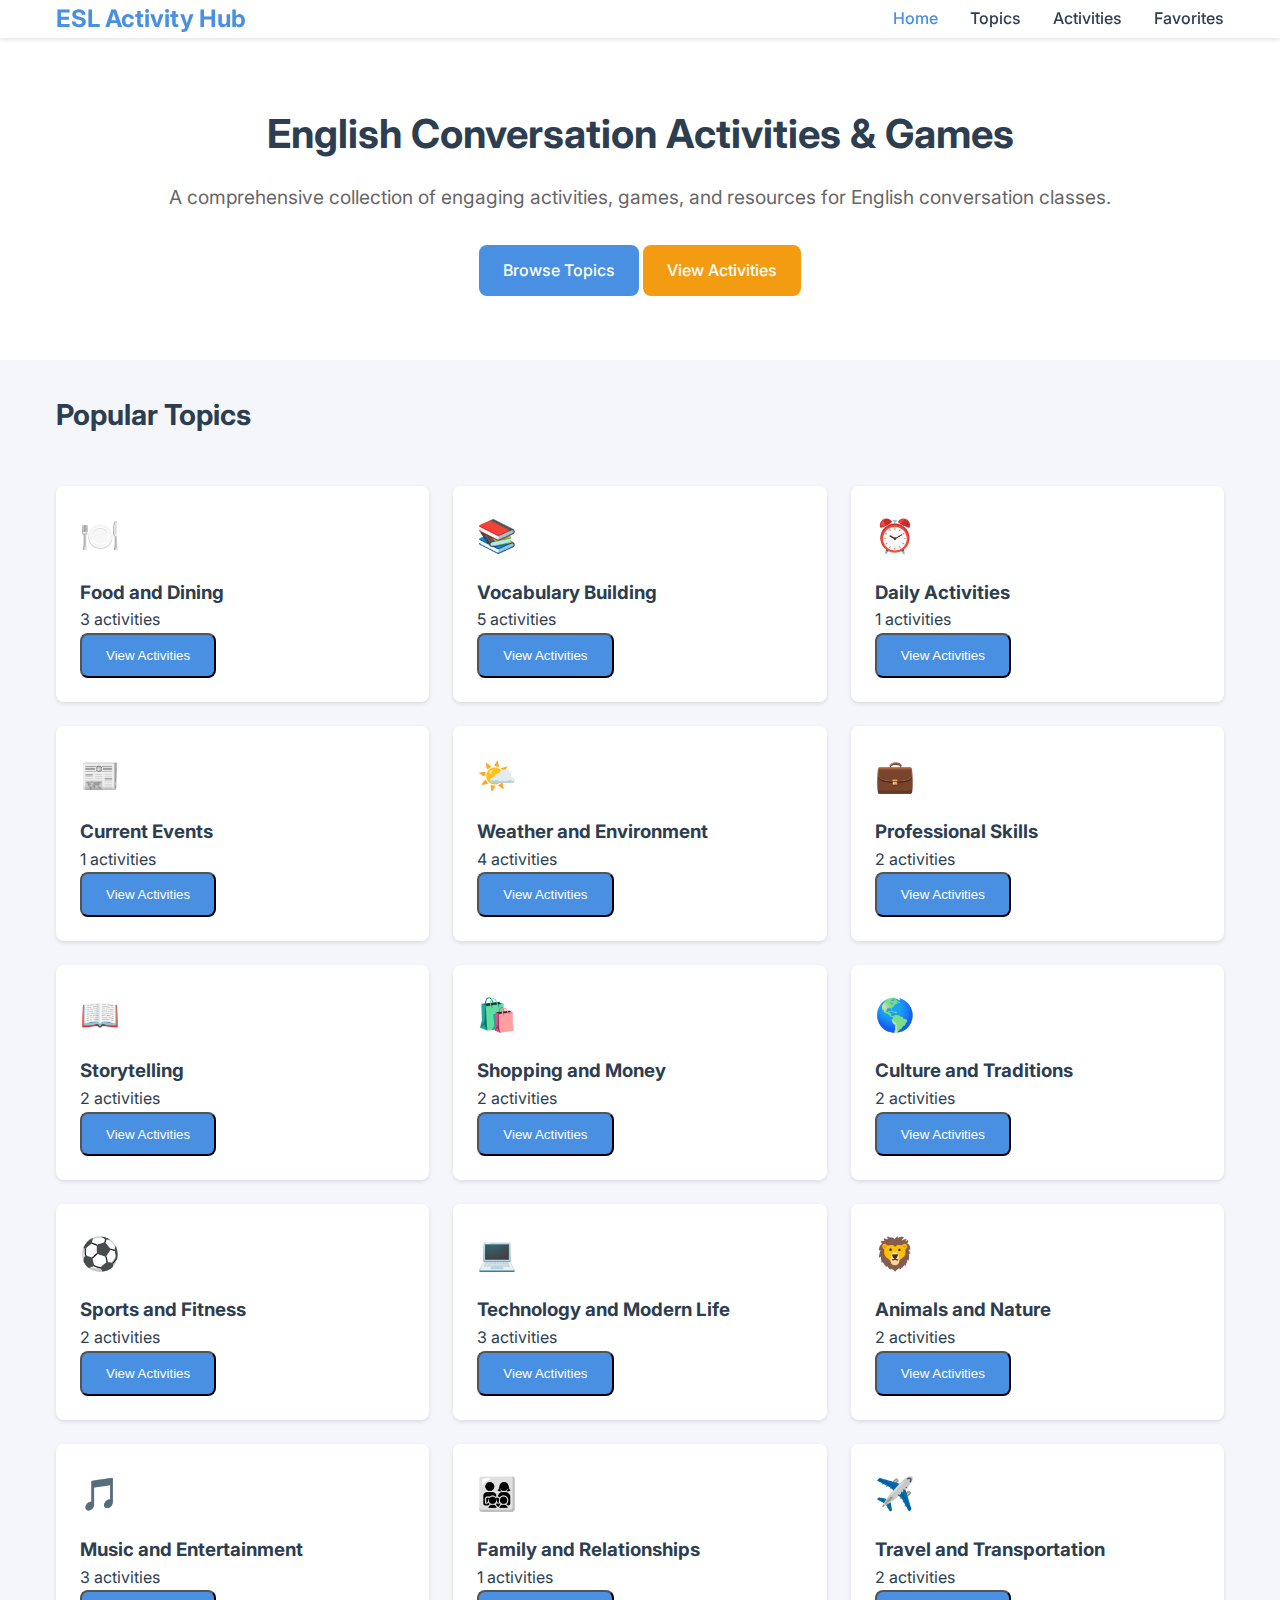
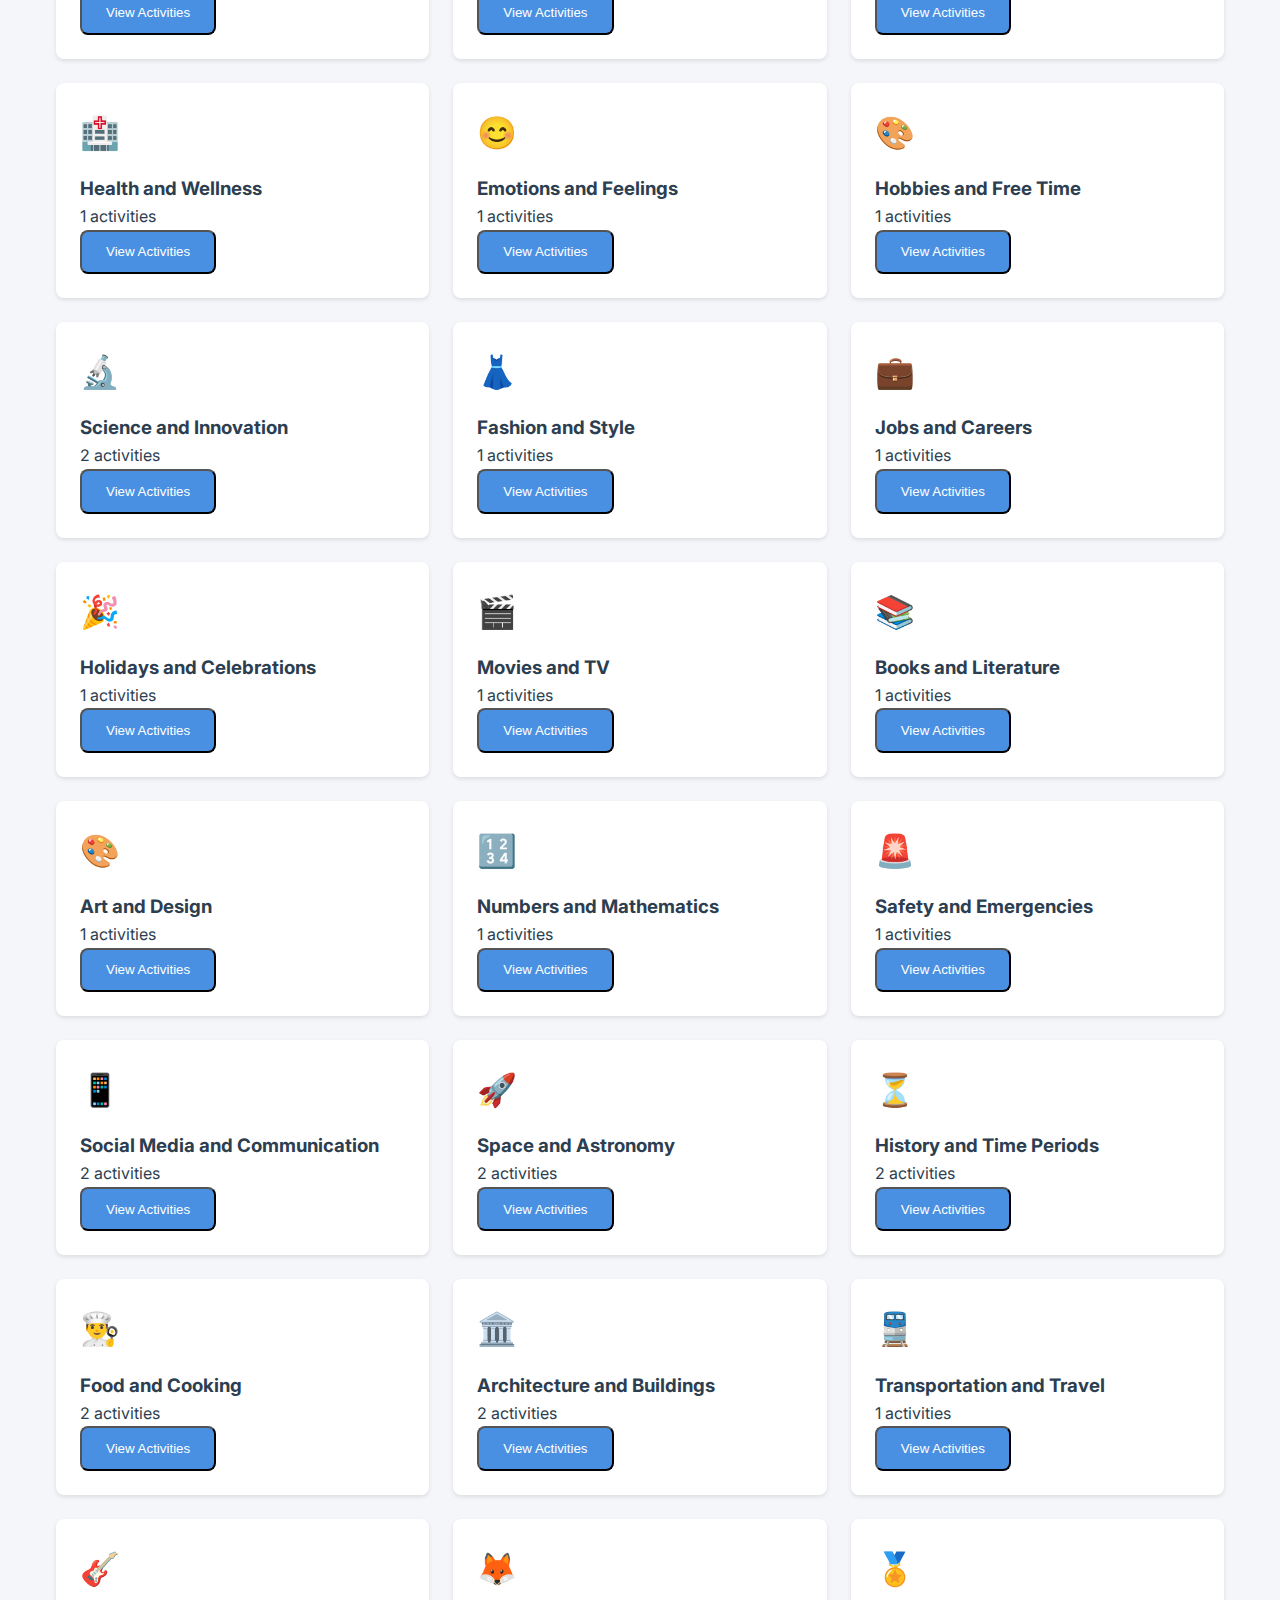
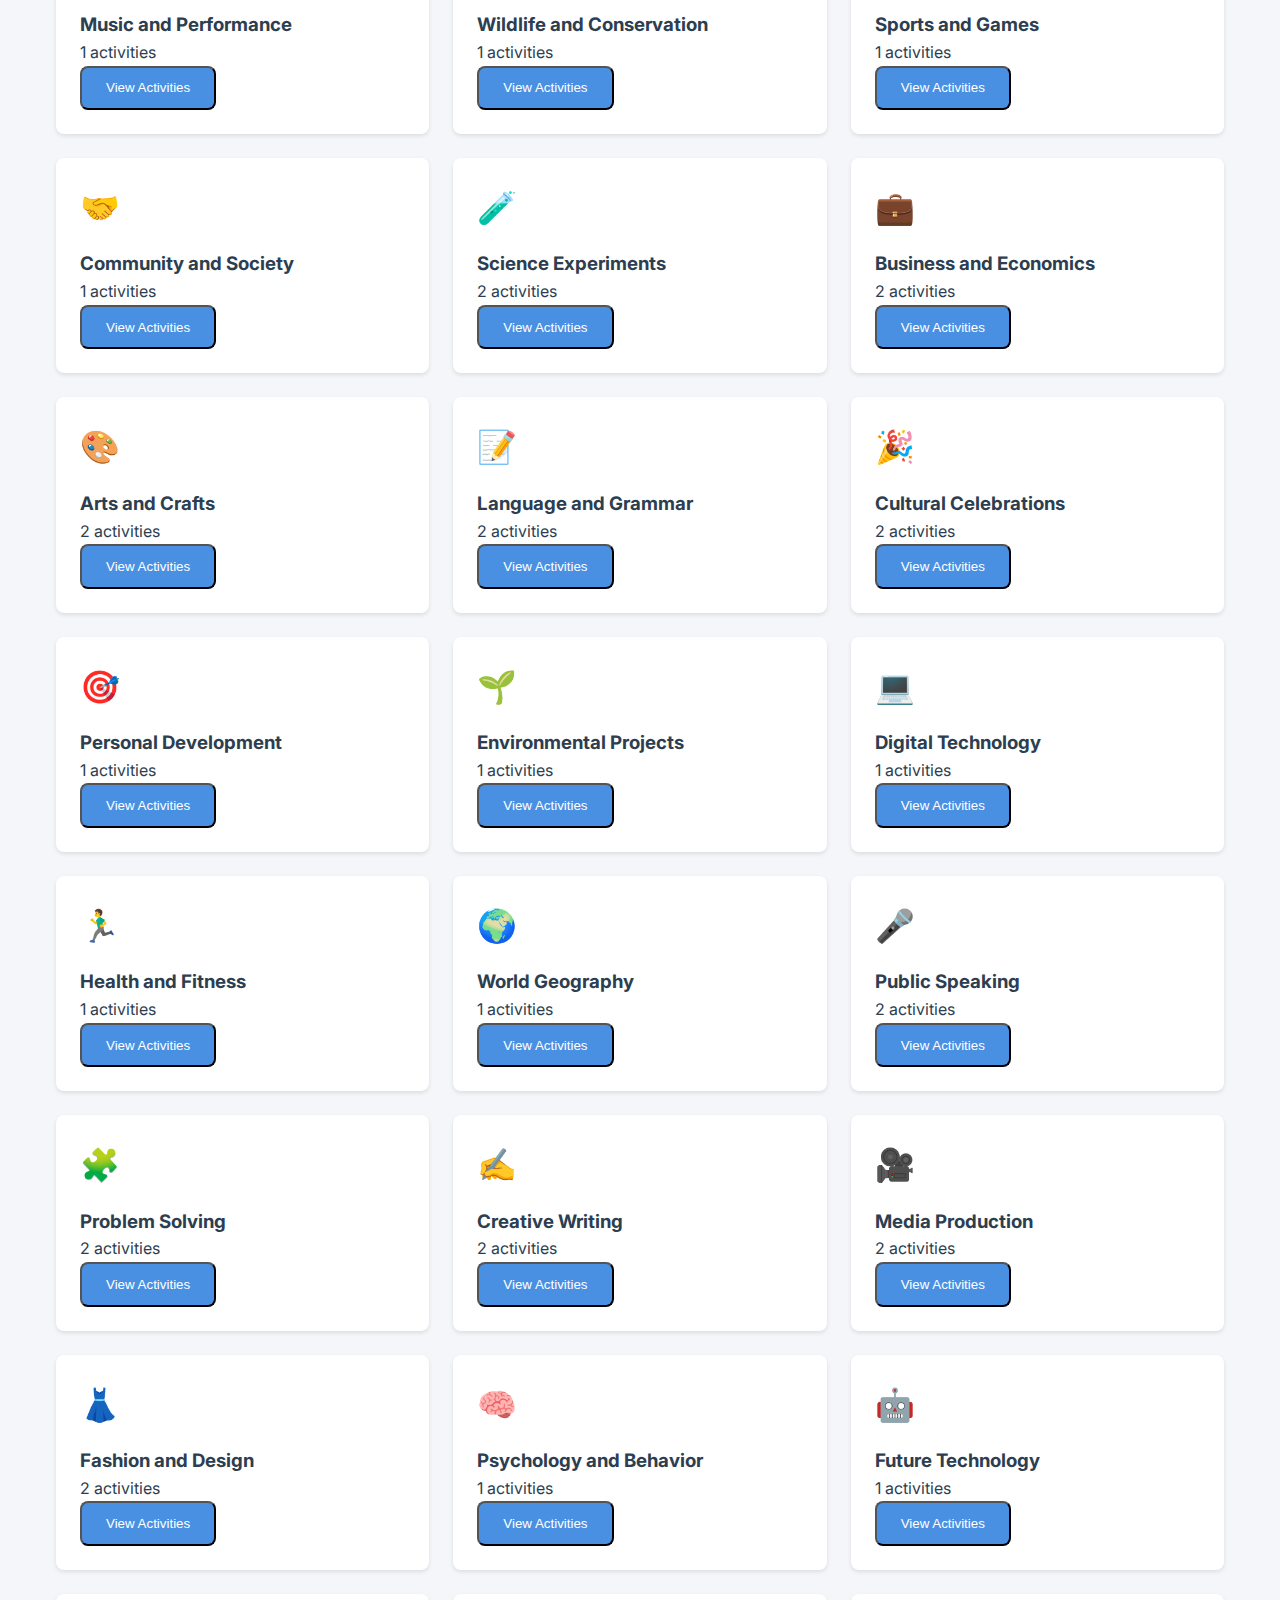
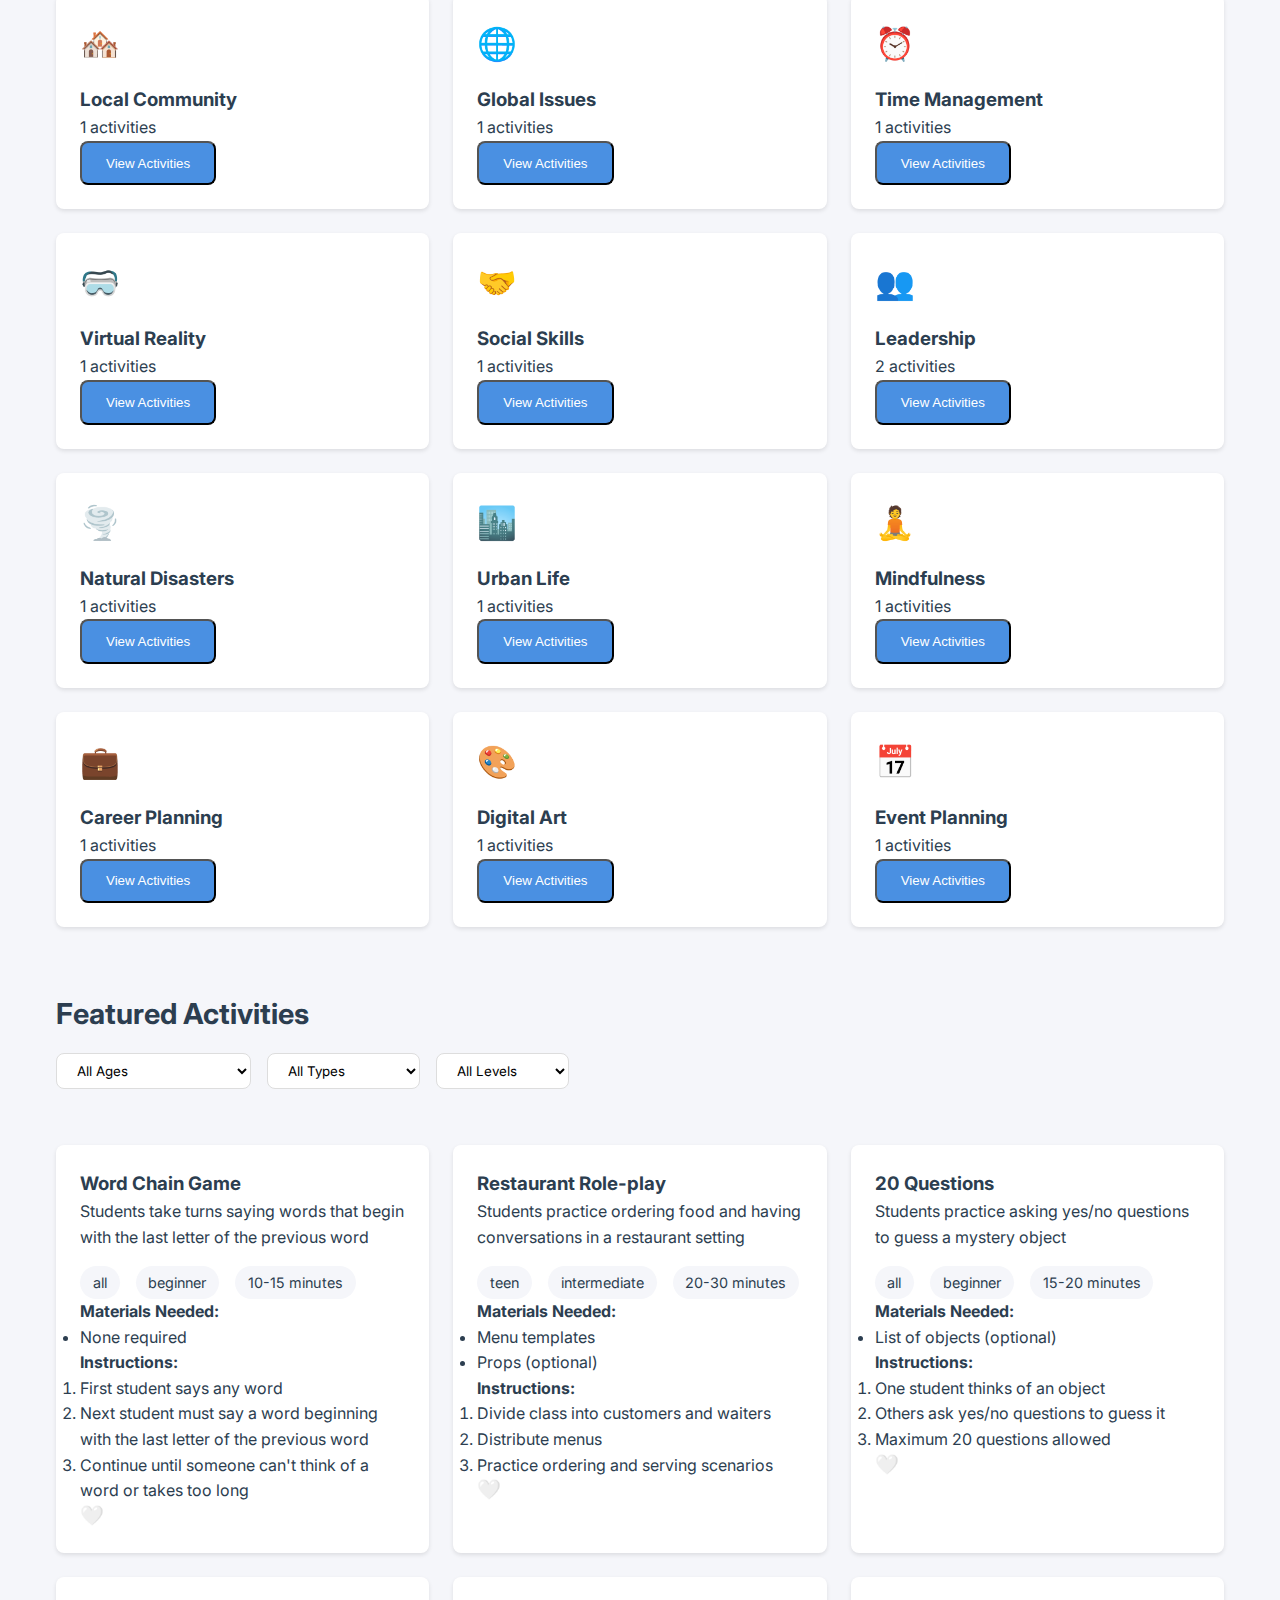
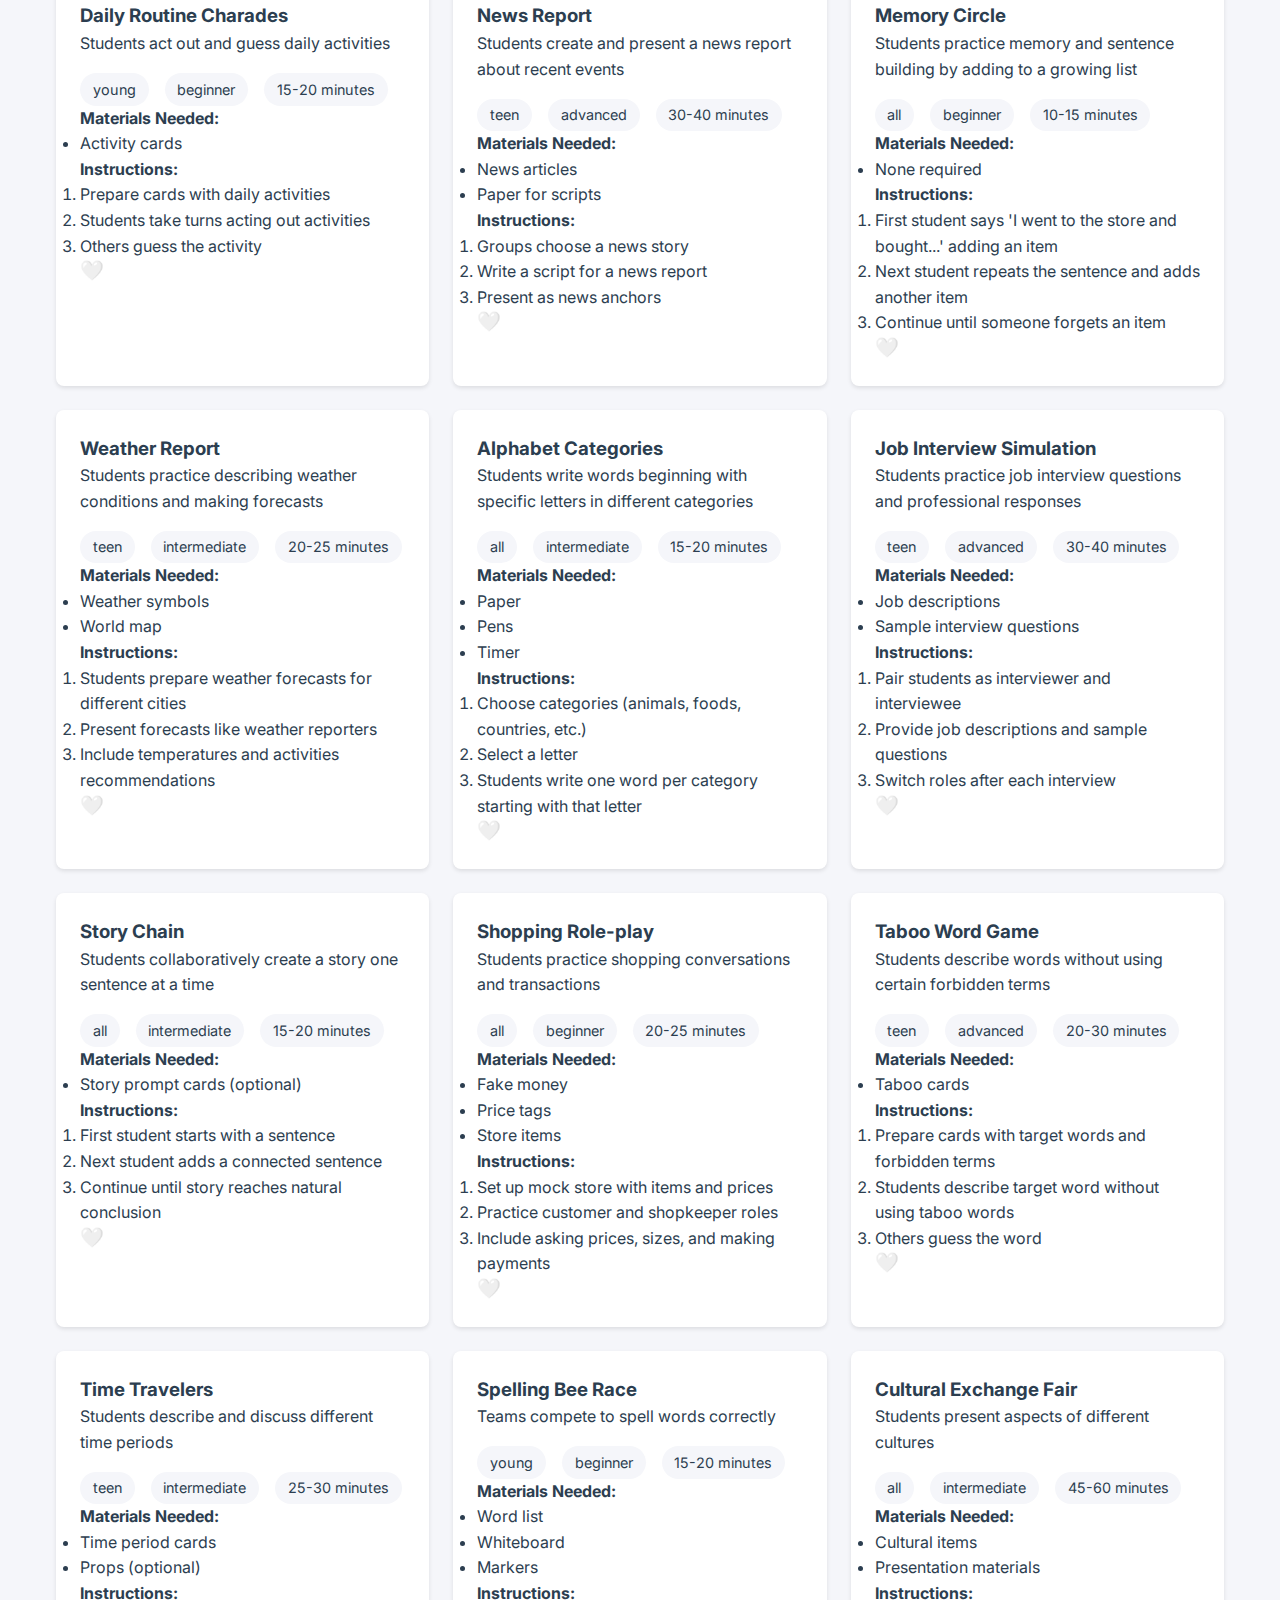
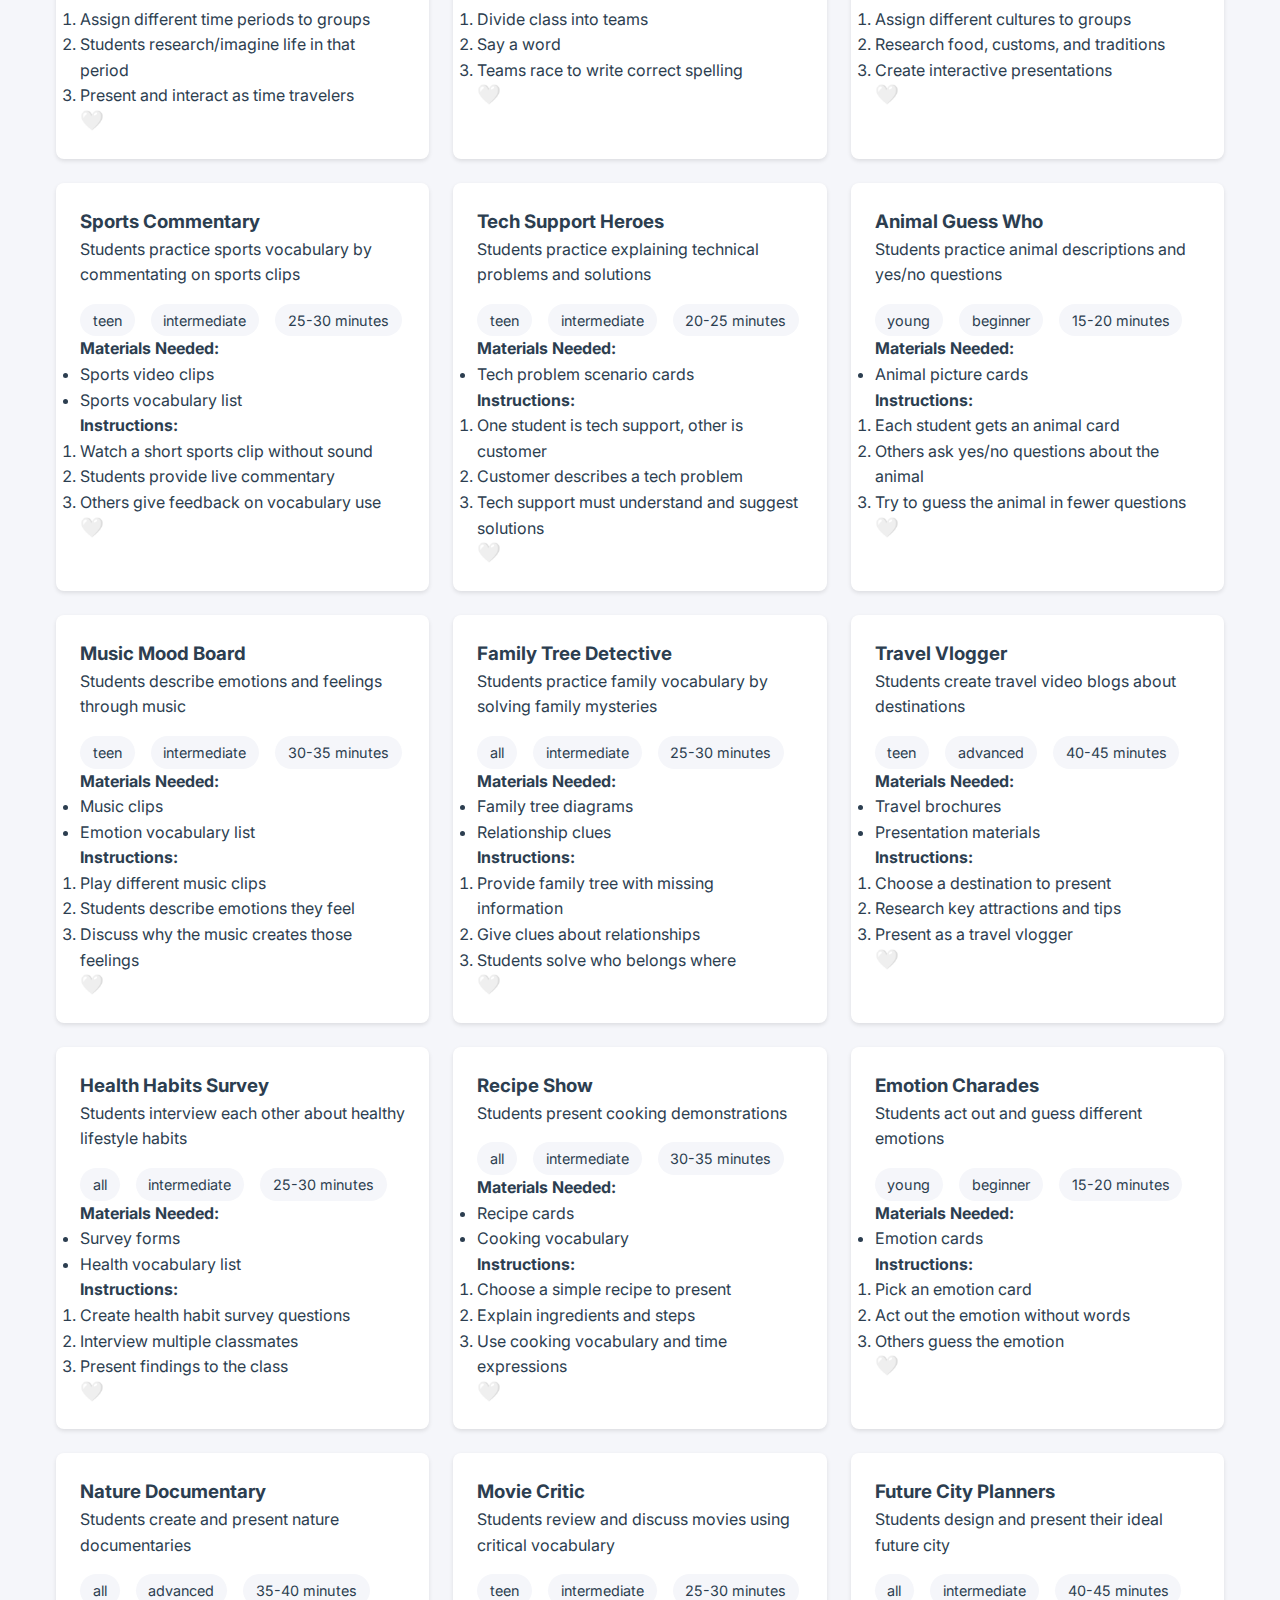
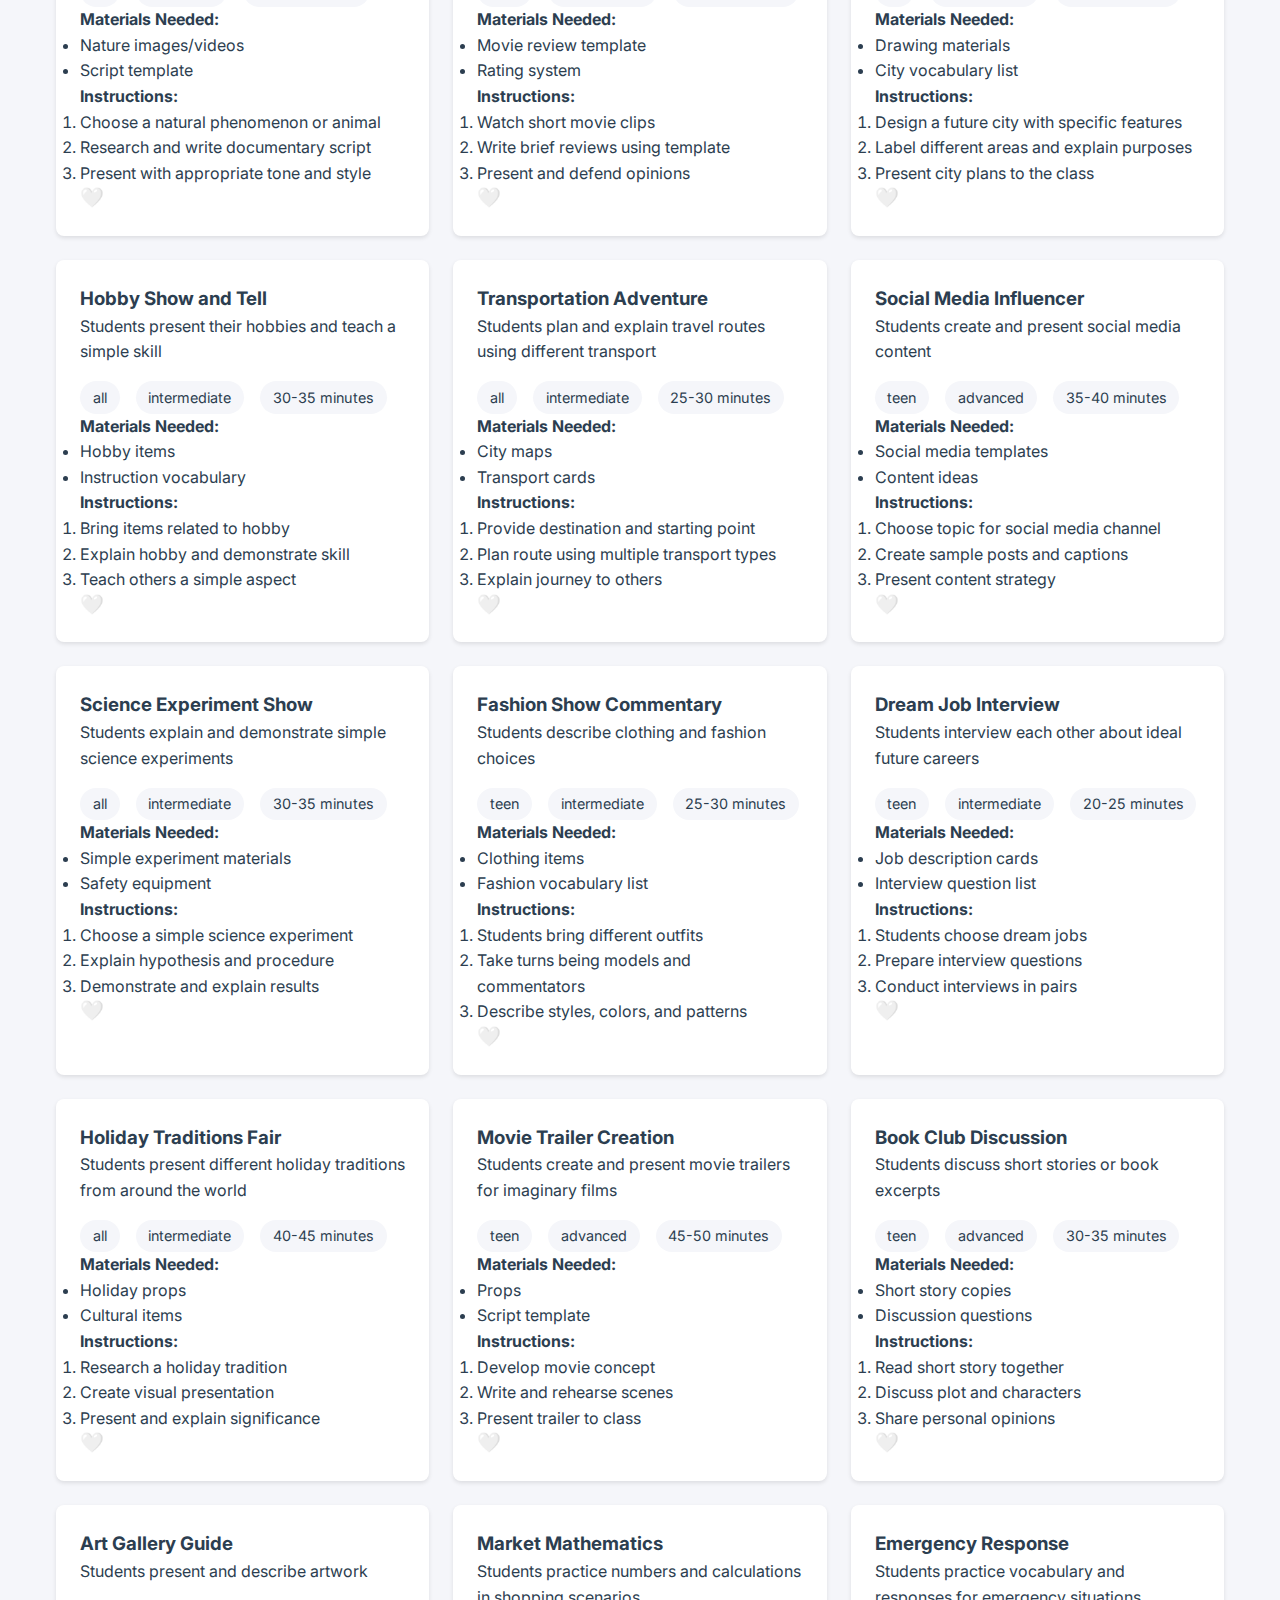
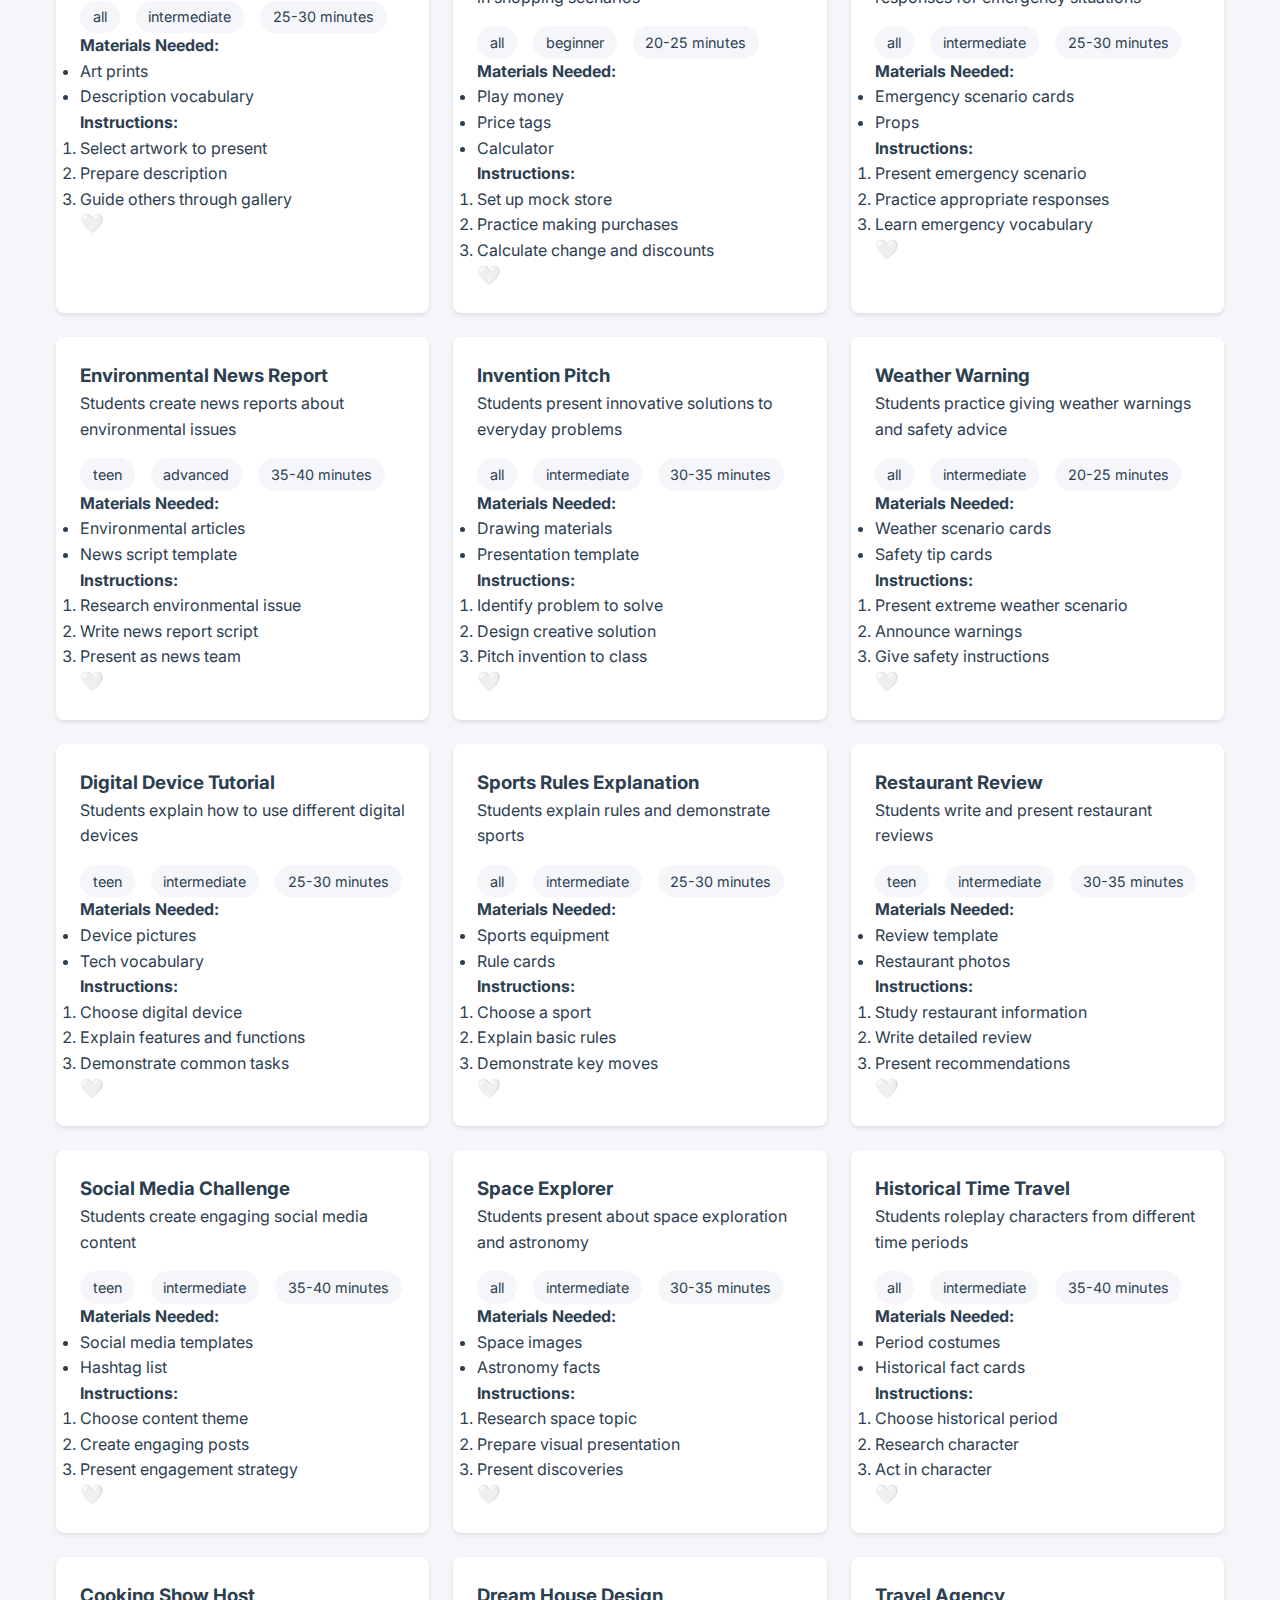
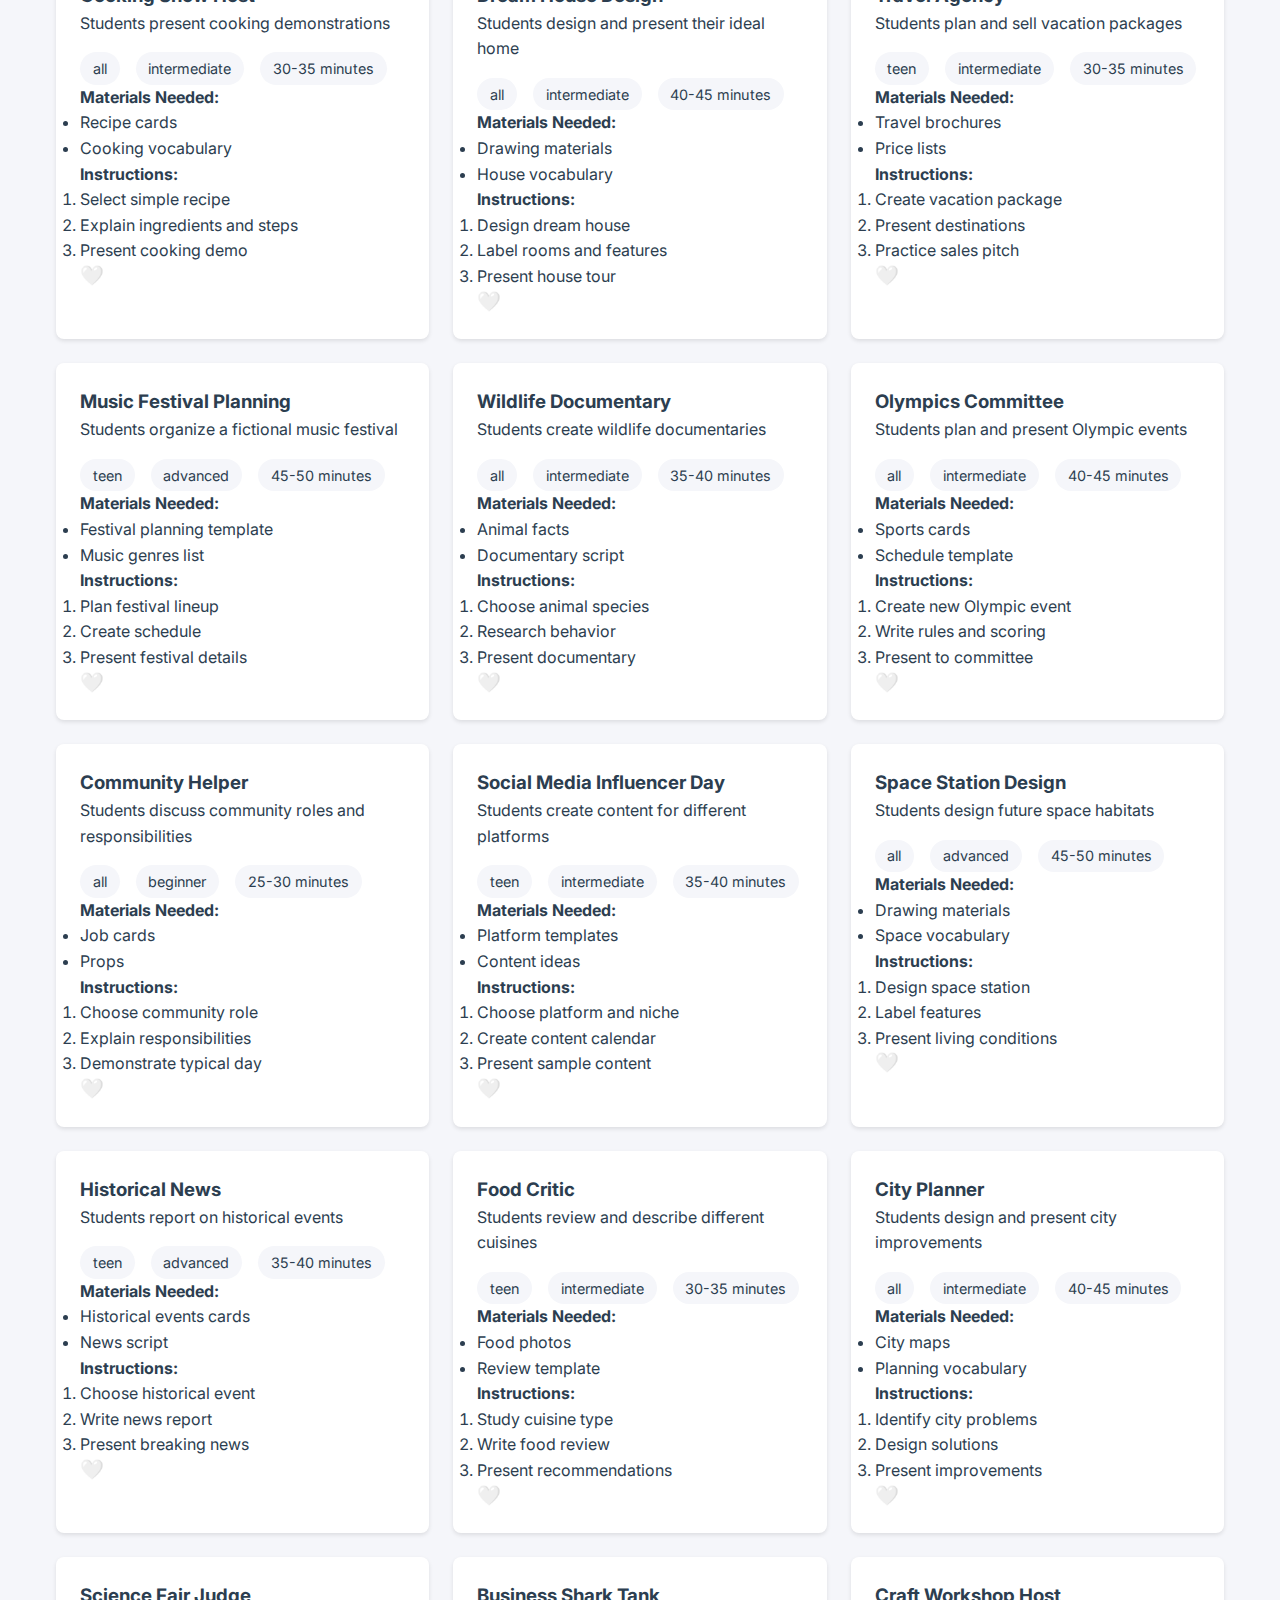
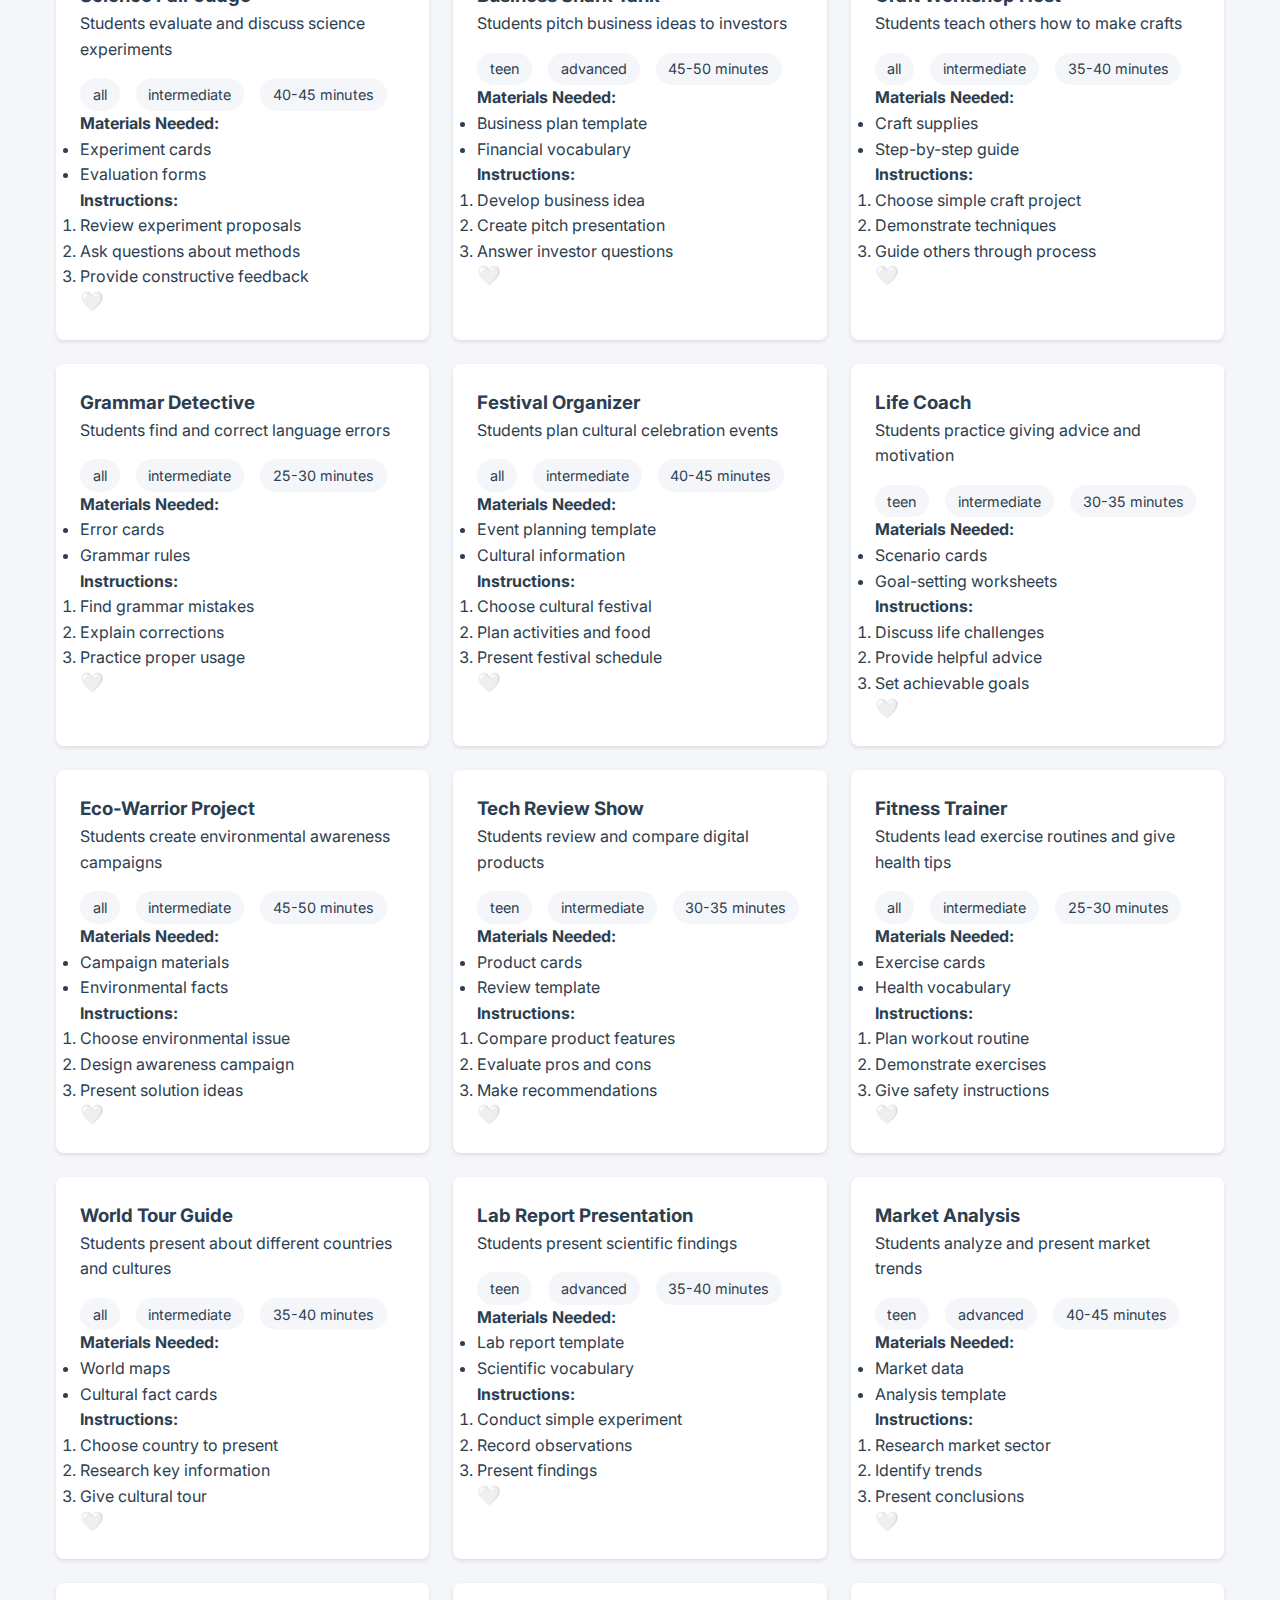
<file: index.html>
<!DOCTYPE html>
<html lang="en">
<head>
    <meta charset="UTF-8">
    <meta name="viewport" content="width=device-width, initial-scale=1.0">
    <meta name="description" content="ESL Teaching Resource Hub - Activities and Games for English Conversation Classes">
    <meta name="keywords" content="ESL activities, English games, conversation practice, English teaching resources">
    <title>ESL Activity Hub - Teaching Resources</title>
    
    <!-- Fonts -->
    <link rel="preconnect" href="https://fonts.googleapis.com">
    <link rel="preconnect" href="https://fonts.gstatic.com" crossorigin>
    <link href="https://fonts.googleapis.com/css2?family=Inter:wght@400;500;600;700&display=swap" rel="stylesheet">
    
    <!-- Styles -->
    <link rel="stylesheet" href="css/style.css">
</head>
<body>
    <header>
        <nav class="container">
            <div class="logo">ESL Activity Hub</div>
            <div class="nav-links">
                <a href="#" class="active">Home</a>
                <a href="#topics">Topics</a>
                <a href="#activities">Activities</a>
                <a href="#favorites">Favorites</a>
            </div>
        </nav>
    </header>

    <main>
        <!-- Hero Section -->
        <section class="hero">
            <div class="container">
                <h1>English Conversation Activities & Games</h1>
                <p>A comprehensive collection of engaging activities, games, and resources for English conversation classes.</p>
                <div class="hero-buttons">
                    <a href="#topics" class="btn btn-primary">Browse Topics</a>
                    <a href="#activities" class="btn btn-secondary">View Activities</a>
                </div>
            </div>
        </section>

        <!-- Topics Section -->
        <section id="topics" class="topics-section">
            <div class="container">
                <h2>Popular Topics</h2>
                <div class="topics-grid">
                    <!-- Topic cards will be dynamically loaded here -->
                </div>
            </div>
        </section>

        <!-- Activities Section -->
        <section id="activities" class="activities-section">
            <div class="container">
                <h2>Featured Activities</h2>
                <div class="activities-filters">
                    <select id="ageGroup">
                        <option value="all">All Ages</option>
                        <option value="young">Young Learners (5-10)</option>
                        <option value="teen">Teenagers (11-16)</option>
                        <option value="adult">Adults (17+)</option>
                    </select>
                    <select id="activityType">
                        <option value="all">All Types</option>
                        <option value="game">Games</option>
                        <option value="conversation">Conversation</option>
                        <option value="roleplay">Role-play</option>
                        <option value="group">Group Activities</option>
                    </select>
                    <select id="difficulty">
                        <option value="all">All Levels</option>
                        <option value="beginner">Beginner</option>
                        <option value="intermediate">Intermediate</option>
                        <option value="advanced">Advanced</option>
                    </select>
                </div>
                <div class="activities-grid">
                    <!-- Activity cards will be dynamically loaded here -->
                </div>
            </div>
        </section>

        <!-- Favorites Section -->
        <section id="favorites" class="favorites-section">
            <div class="container">
                <h2>My Saved Activities</h2>
                <div class="favorites-grid">
                    <!-- Saved activities will be displayed here -->
                </div>
            </div>
        </section>
    </main>

    <footer>
        <div class="container">
            <p>&copy; 2024 ESL Activity Hub. All rights reserved.</p>
        </div>
    </footer>

    <!-- Scripts -->
    <script src="js/main.js"></script>
</body>
</html>
</file>
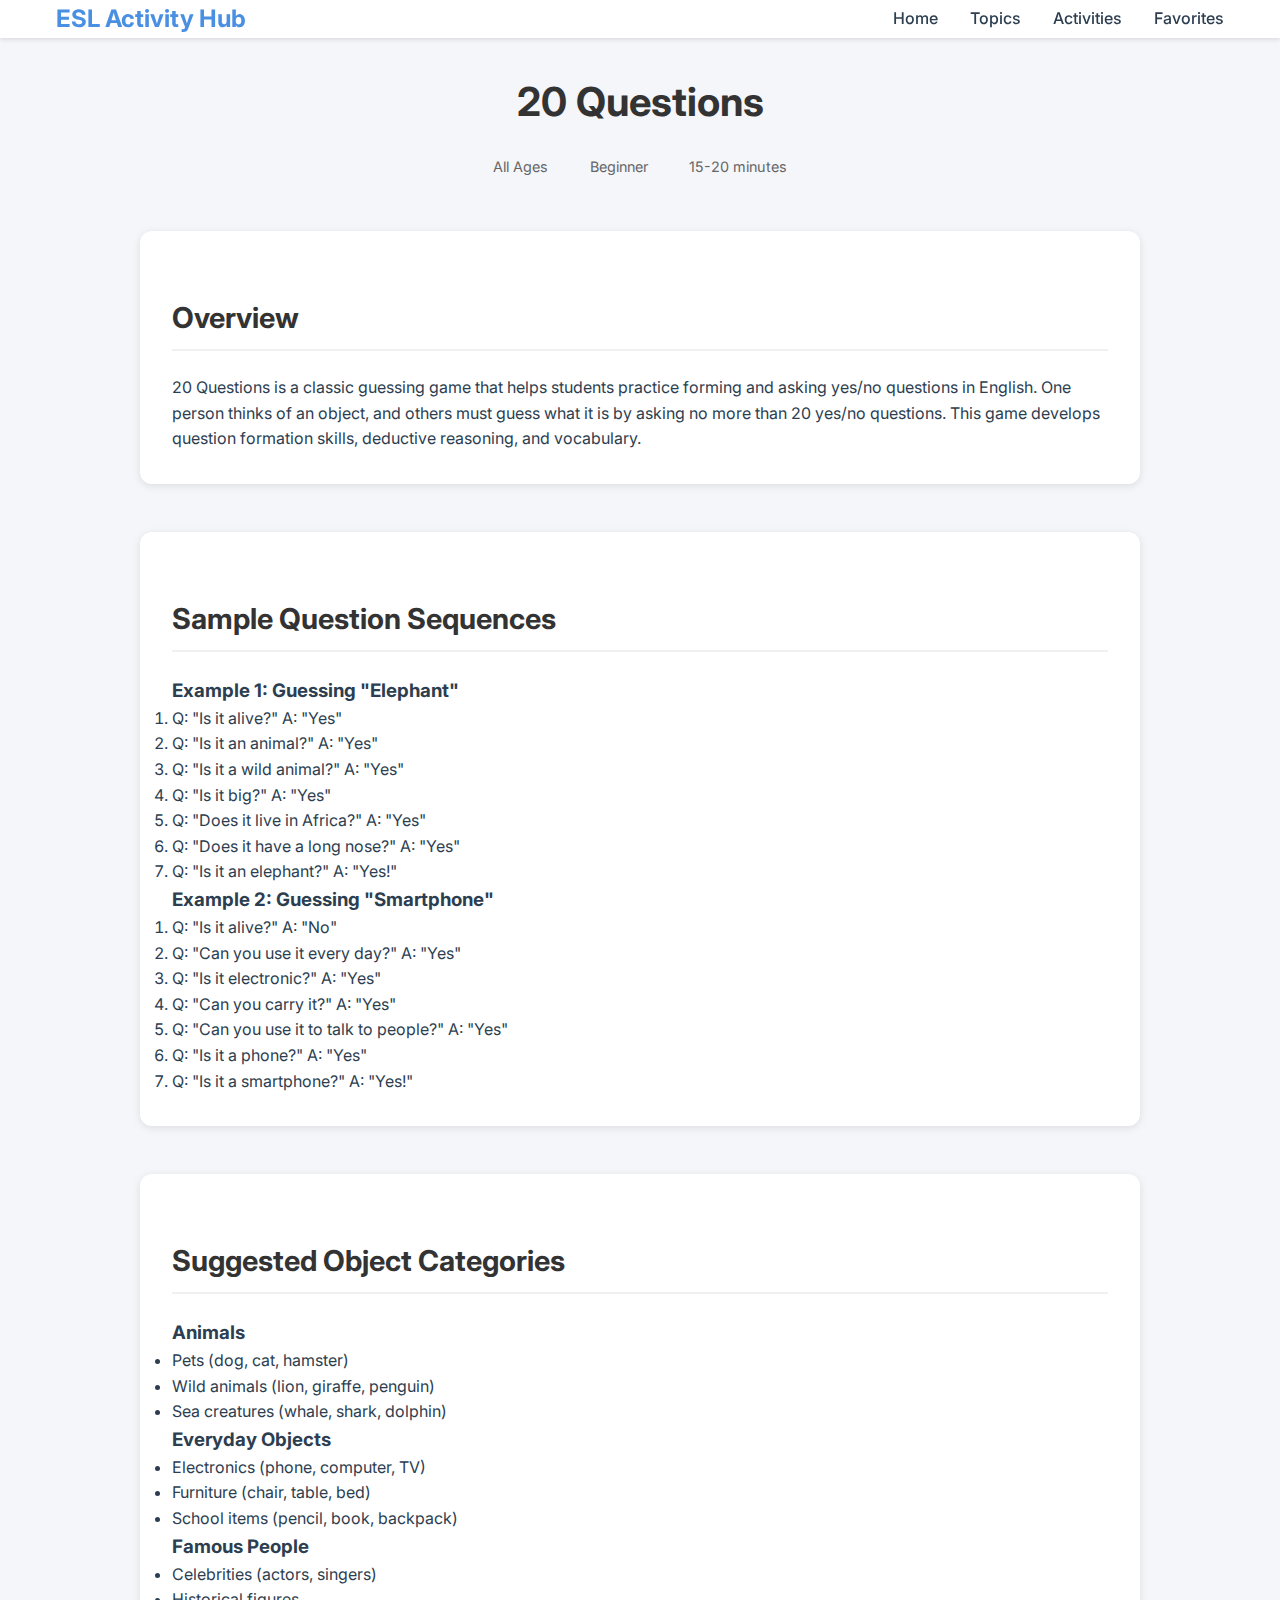
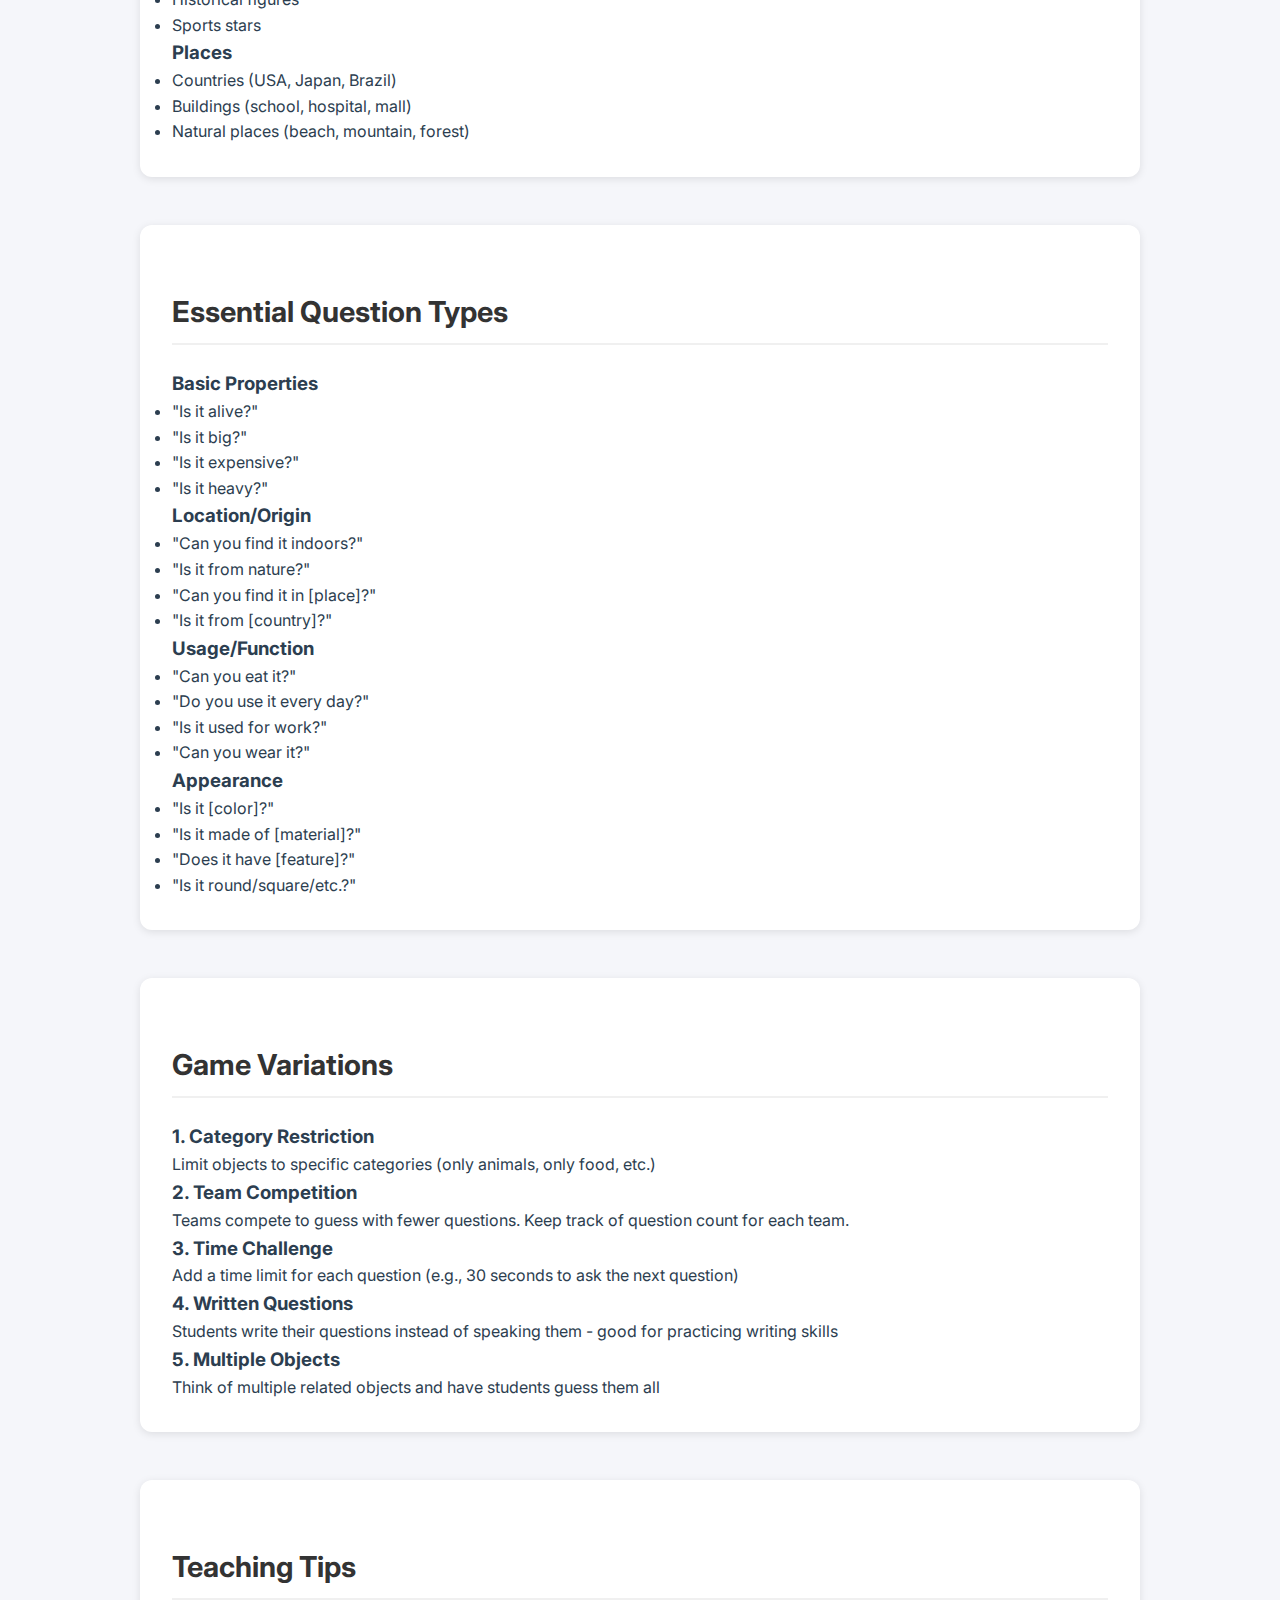
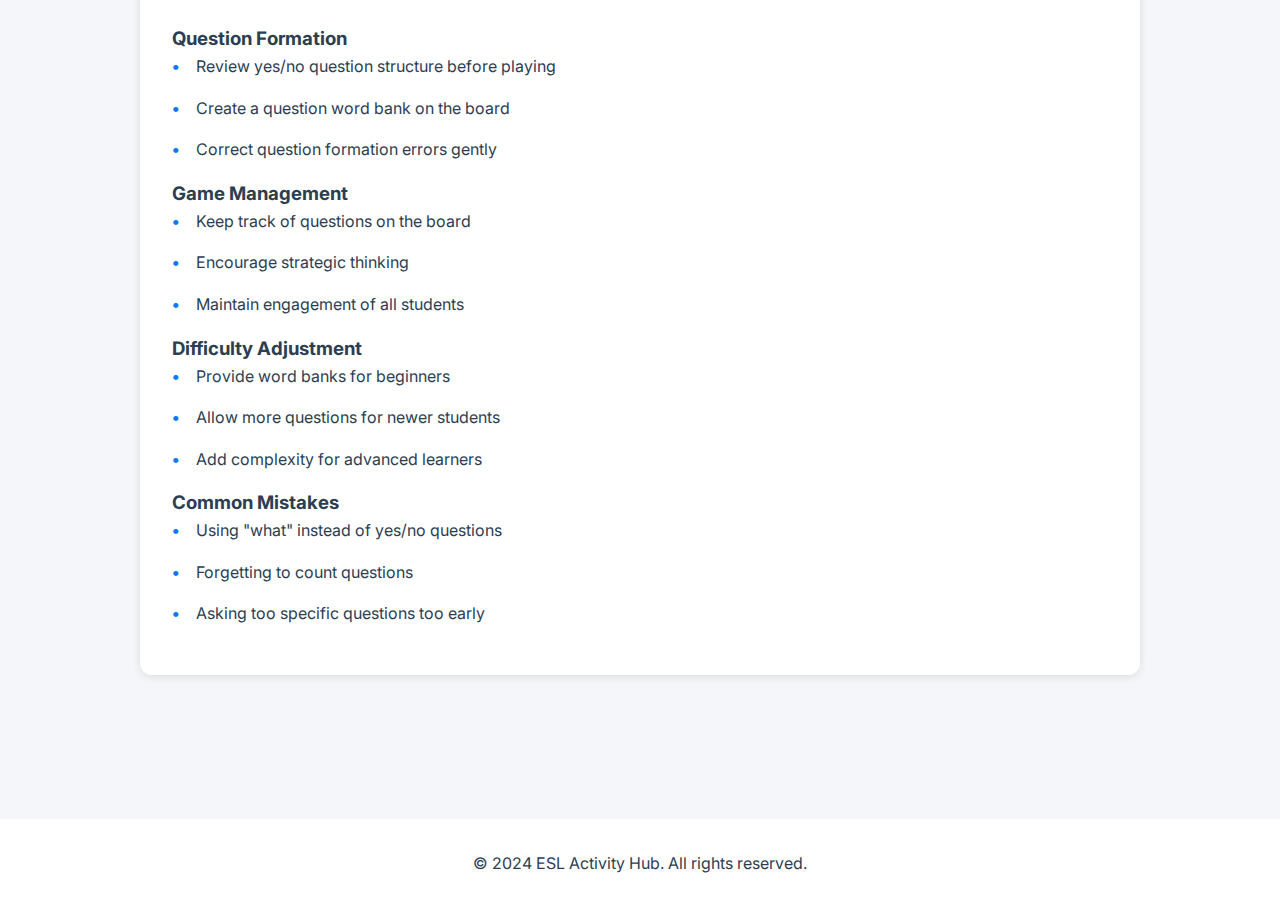
<file: activities/20-questions.html>
<!DOCTYPE html>
<html lang="en">
<head>
    <meta charset="UTF-8">
    <meta name="viewport" content="width=device-width, initial-scale=1.0">
    <title>20 Questions - ESL Activity Hub</title>
    <link rel="preconnect" href="https://fonts.googleapis.com">
    <link rel="preconnect" href="https://fonts.gstatic.com" crossorigin>
    <link href="https://fonts.googleapis.com/css2?family=Inter:wght@400;500;600;700&display=swap" rel="stylesheet">
    <link rel="stylesheet" href="../css/style.css">
    <link rel="stylesheet" href="../css/activity-page.css">
</head>
<body>
    <header>
        <nav class="container">
            <div class="logo">ESL Activity Hub</div>
            <div class="nav-links">
                <a href="../index.html">Home</a>
                <a href="../index.html#topics">Topics</a>
                <a href="../index.html#activities">Activities</a>
                <a href="../index.html#favorites">Favorites</a>
            </div>
        </nav>
    </header>

    <main class="activity-page container">
        <div class="activity-header">
            <h1>20 Questions</h1>
            <div class="activity-meta">
                <span class="tag">All Ages</span>
                <span class="tag">Beginner</span>
                <span class="tag">15-20 minutes</span>
            </div>
        </div>

        <section class="activity-description">
            <h2>Overview</h2>
            <p>20 Questions is a classic guessing game that helps students practice forming and asking yes/no questions in English. One person thinks of an object, and others must guess what it is by asking no more than 20 yes/no questions. This game develops question formation skills, deductive reasoning, and vocabulary.</p>
        </section>

        <section class="activity-examples">
            <h2>Sample Question Sequences</h2>
            
            <div class="example-sequence">
                <h3>Example 1: Guessing "Elephant"</h3>
                <ol class="question-list">
                    <li>Q: "Is it alive?" A: "Yes"</li>
                    <li>Q: "Is it an animal?" A: "Yes"</li>
                    <li>Q: "Is it a wild animal?" A: "Yes"</li>
                    <li>Q: "Is it big?" A: "Yes"</li>
                    <li>Q: "Does it live in Africa?" A: "Yes"</li>
                    <li>Q: "Does it have a long nose?" A: "Yes"</li>
                    <li>Q: "Is it an elephant?" A: "Yes!"</li>
                </ol>
            </div>

            <div class="example-sequence">
                <h3>Example 2: Guessing "Smartphone"</h3>
                <ol class="question-list">
                    <li>Q: "Is it alive?" A: "No"</li>
                    <li>Q: "Can you use it every day?" A: "Yes"</li>
                    <li>Q: "Is it electronic?" A: "Yes"</li>
                    <li>Q: "Can you carry it?" A: "Yes"</li>
                    <li>Q: "Can you use it to talk to people?" A: "Yes"</li>
                    <li>Q: "Is it a phone?" A: "Yes"</li>
                    <li>Q: "Is it a smartphone?" A: "Yes!"</li>
                </ol>
            </div>
        </section>

        <section class="activity-categories">
            <h2>Suggested Object Categories</h2>
            <div class="category-grid">
                <div class="category-item">
                    <h3>Animals</h3>
                    <ul>
                        <li>Pets (dog, cat, hamster)</li>
                        <li>Wild animals (lion, giraffe, penguin)</li>
                        <li>Sea creatures (whale, shark, dolphin)</li>
                    </ul>
                </div>
                <div class="category-item">
                    <h3>Everyday Objects</h3>
                    <ul>
                        <li>Electronics (phone, computer, TV)</li>
                        <li>Furniture (chair, table, bed)</li>
                        <li>School items (pencil, book, backpack)</li>
                    </ul>
                </div>
                <div class="category-item">
                    <h3>Famous People</h3>
                    <ul>
                        <li>Celebrities (actors, singers)</li>
                        <li>Historical figures</li>
                        <li>Sports stars</li>
                    </ul>
                </div>
                <div class="category-item">
                    <h3>Places</h3>
                    <ul>
                        <li>Countries (USA, Japan, Brazil)</li>
                        <li>Buildings (school, hospital, mall)</li>
                        <li>Natural places (beach, mountain, forest)</li>
                    </ul>
                </div>
            </div>
        </section>

        <section class="activity-question-guide">
            <h2>Essential Question Types</h2>
            <div class="question-categories">
                <div class="question-type">
                    <h3>Basic Properties</h3>
                    <ul>
                        <li>"Is it alive?"</li>
                        <li>"Is it big?"</li>
                        <li>"Is it expensive?"</li>
                        <li>"Is it heavy?"</li>
                    </ul>
                </div>
                <div class="question-type">
                    <h3>Location/Origin</h3>
                    <ul>
                        <li>"Can you find it indoors?"</li>
                        <li>"Is it from nature?"</li>
                        <li>"Can you find it in [place]?"</li>
                        <li>"Is it from [country]?"</li>
                    </ul>
                </div>
                <div class="question-type">
                    <h3>Usage/Function</h3>
                    <ul>
                        <li>"Can you eat it?"</li>
                        <li>"Do you use it every day?"</li>
                        <li>"Is it used for work?"</li>
                        <li>"Can you wear it?"</li>
                    </ul>
                </div>
                <div class="question-type">
                    <h3>Appearance</h3>
                    <ul>
                        <li>"Is it [color]?"</li>
                        <li>"Is it made of [material]?"</li>
                        <li>"Does it have [feature]?"</li>
                        <li>"Is it round/square/etc.?"</li>
                    </ul>
                </div>
            </div>
        </section>

        <section class="activity-variations">
            <h2>Game Variations</h2>
            <div class="variations-list">
                <div class="variation-item">
                    <h3>1. Category Restriction</h3>
                    <p>Limit objects to specific categories (only animals, only food, etc.)</p>
                </div>
                <div class="variation-item">
                    <h3>2. Team Competition</h3>
                    <p>Teams compete to guess with fewer questions. Keep track of question count for each team.</p>
                </div>
                <div class="variation-item">
                    <h3>3. Time Challenge</h3>
                    <p>Add a time limit for each question (e.g., 30 seconds to ask the next question)</p>
                </div>
                <div class="variation-item">
                    <h3>4. Written Questions</h3>
                    <p>Students write their questions instead of speaking them - good for practicing writing skills</p>
                </div>
                <div class="variation-item">
                    <h3>5. Multiple Objects</h3>
                    <p>Think of multiple related objects and have students guess them all</p>
                </div>
            </div>
        </section>

        <section class="activity-tips">
            <h2>Teaching Tips</h2>
            <div class="tips-grid">
                <div class="tip-item">
                    <h3>Question Formation</h3>
                    <ul>
                        <li>Review yes/no question structure before playing</li>
                        <li>Create a question word bank on the board</li>
                        <li>Correct question formation errors gently</li>
                    </ul>
                </div>
                <div class="tip-item">
                    <h3>Game Management</h3>
                    <ul>
                        <li>Keep track of questions on the board</li>
                        <li>Encourage strategic thinking</li>
                        <li>Maintain engagement of all students</li>
                    </ul>
                </div>
                <div class="tip-item">
                    <h3>Difficulty Adjustment</h3>
                    <ul>
                        <li>Provide word banks for beginners</li>
                        <li>Allow more questions for newer students</li>
                        <li>Add complexity for advanced learners</li>
                    </ul>
                </div>
                <div class="tip-item">
                    <h3>Common Mistakes</h3>
                    <ul>
                        <li>Using "what" instead of yes/no questions</li>
                        <li>Forgetting to count questions</li>
                        <li>Asking too specific questions too early</li>
                    </ul>
                </div>
            </div>
        </section>
    </main>

    <footer>
        <div class="container">
            <p>&copy; 2024 ESL Activity Hub. All rights reserved.</p>
        </div>
    </footer>
</body>
</html>
</file>
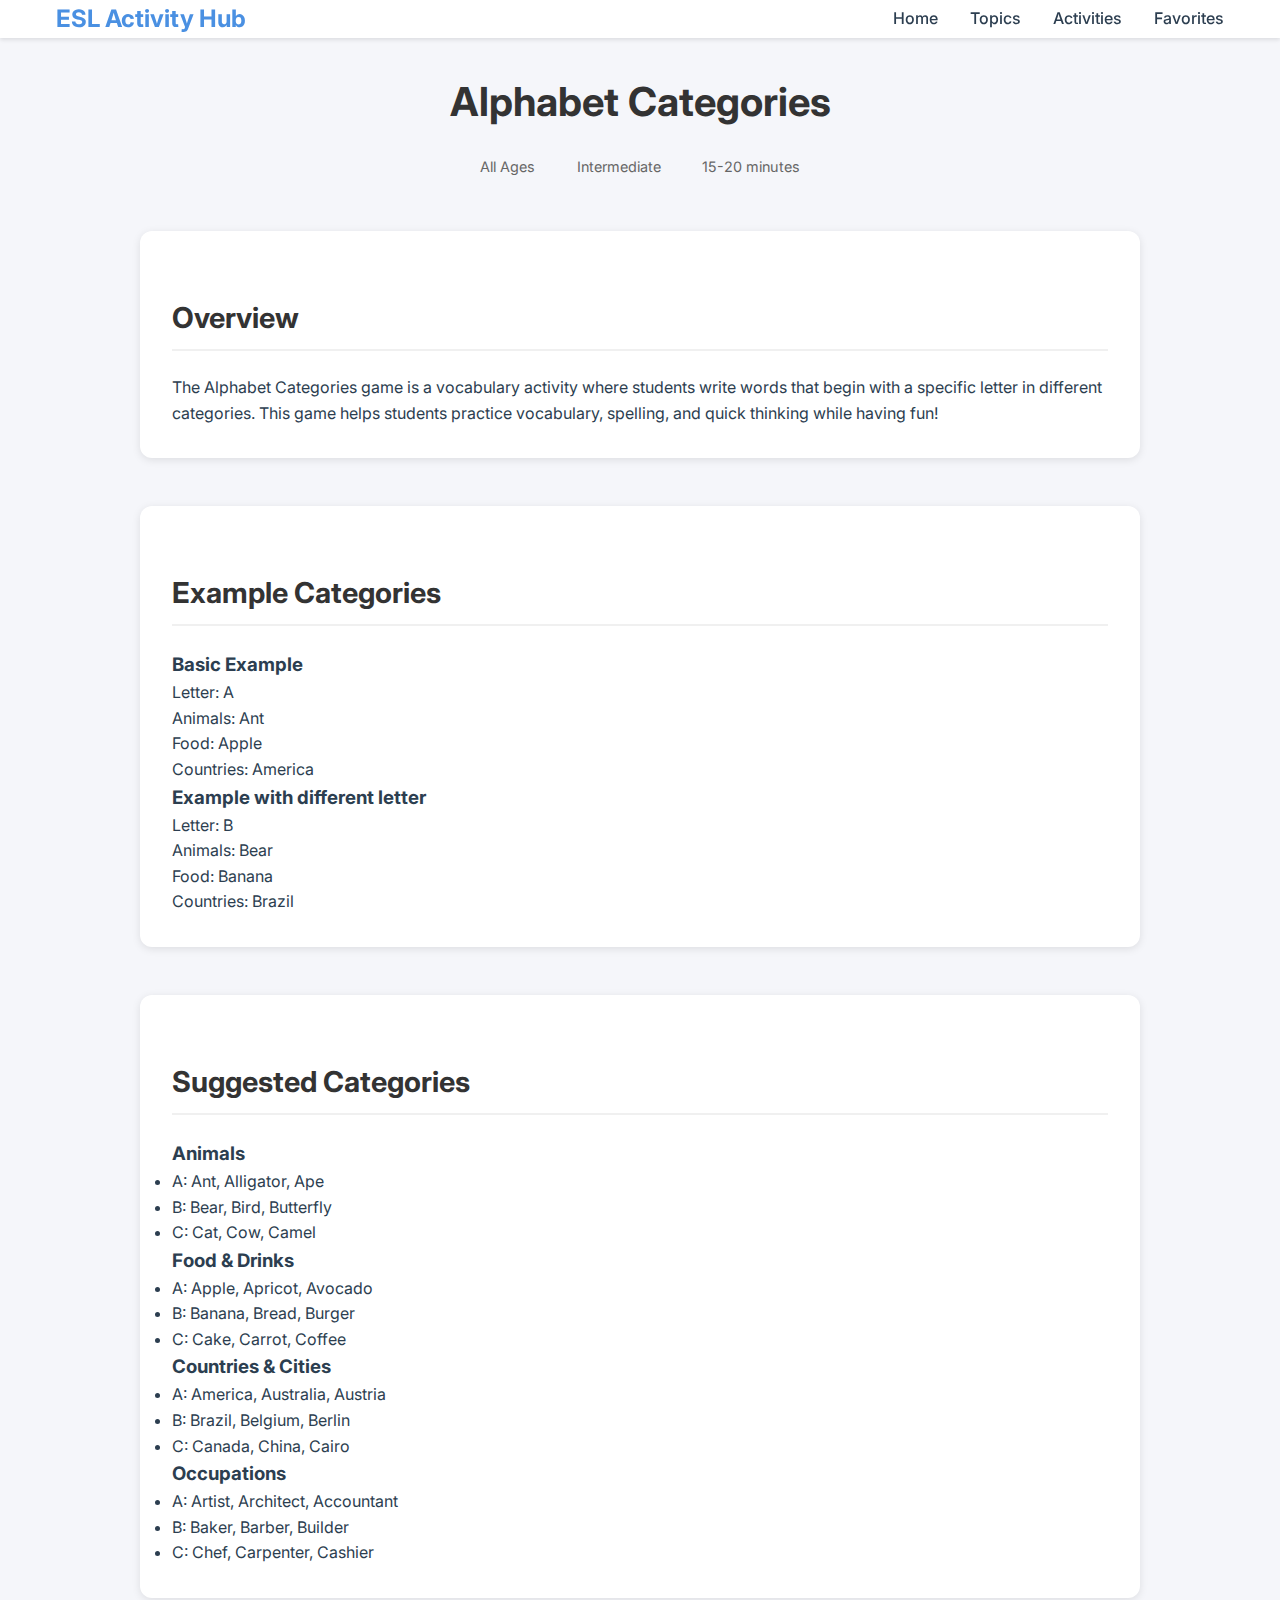
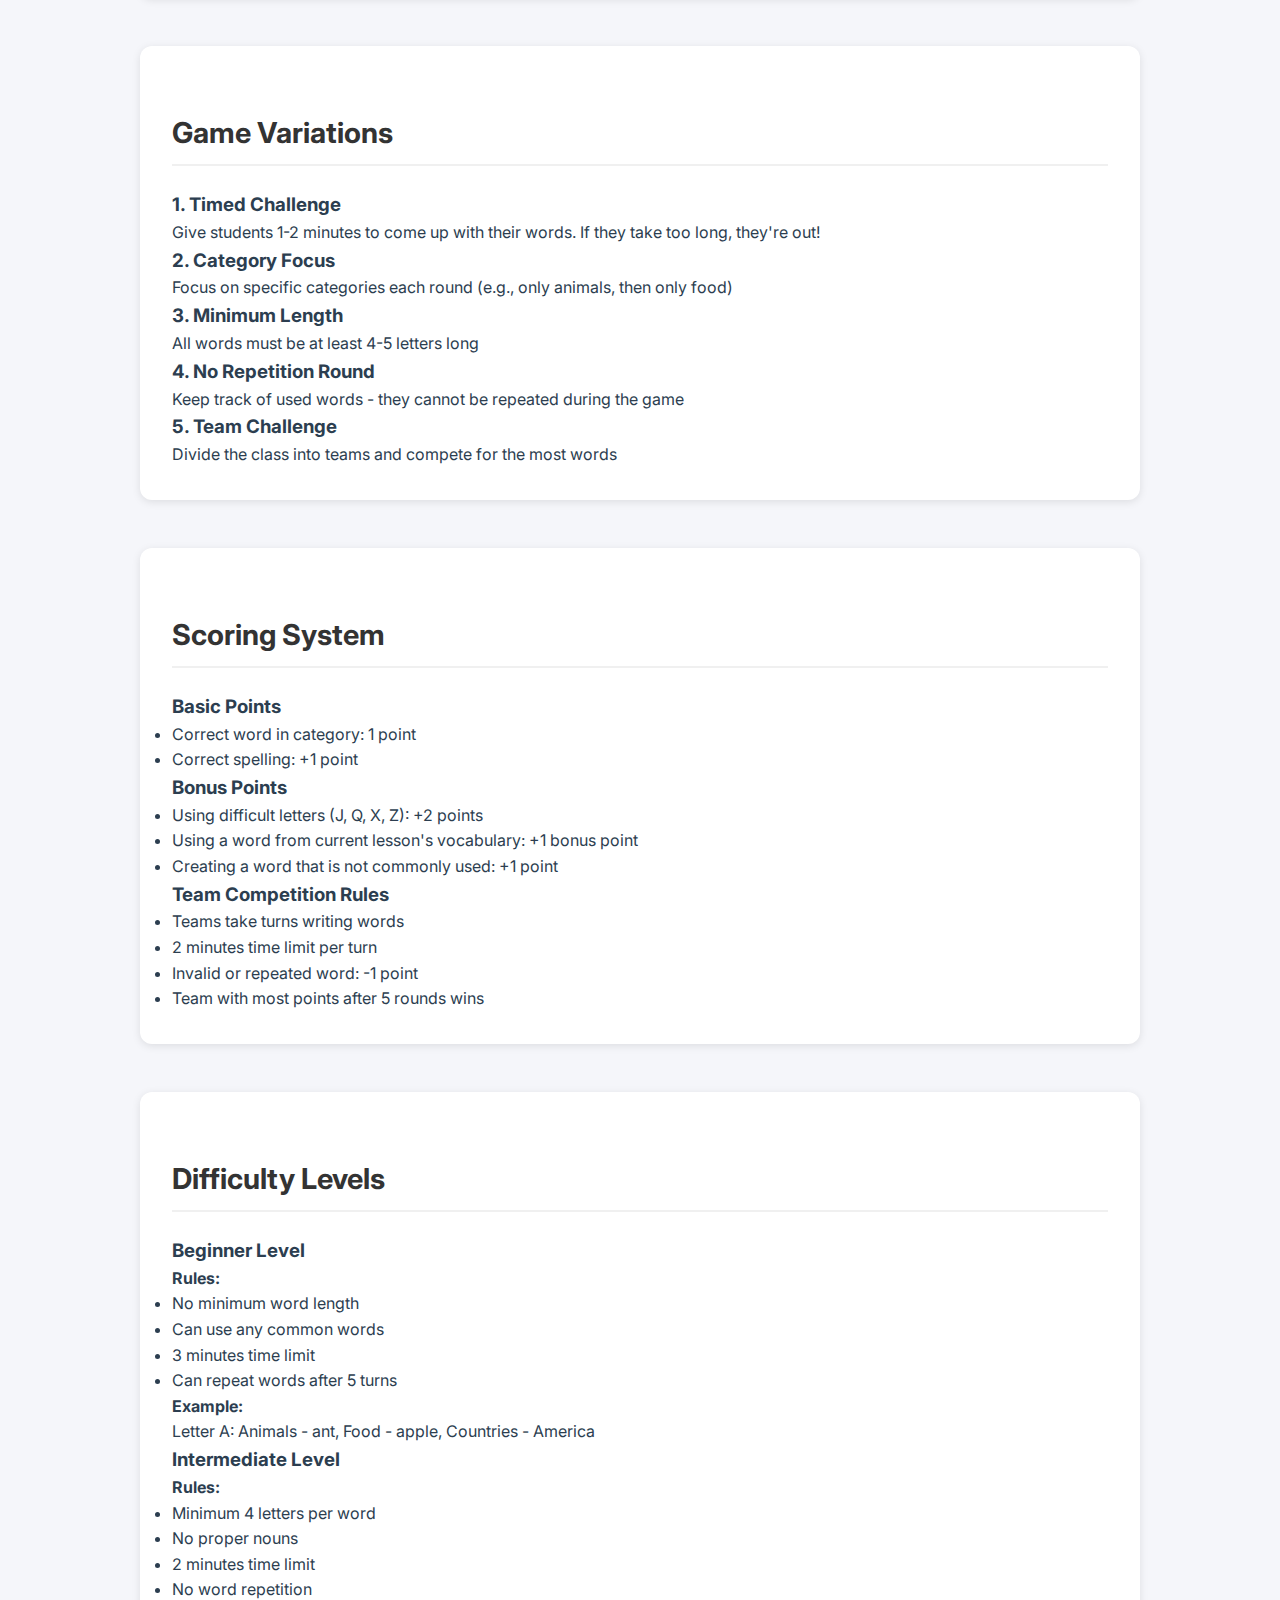
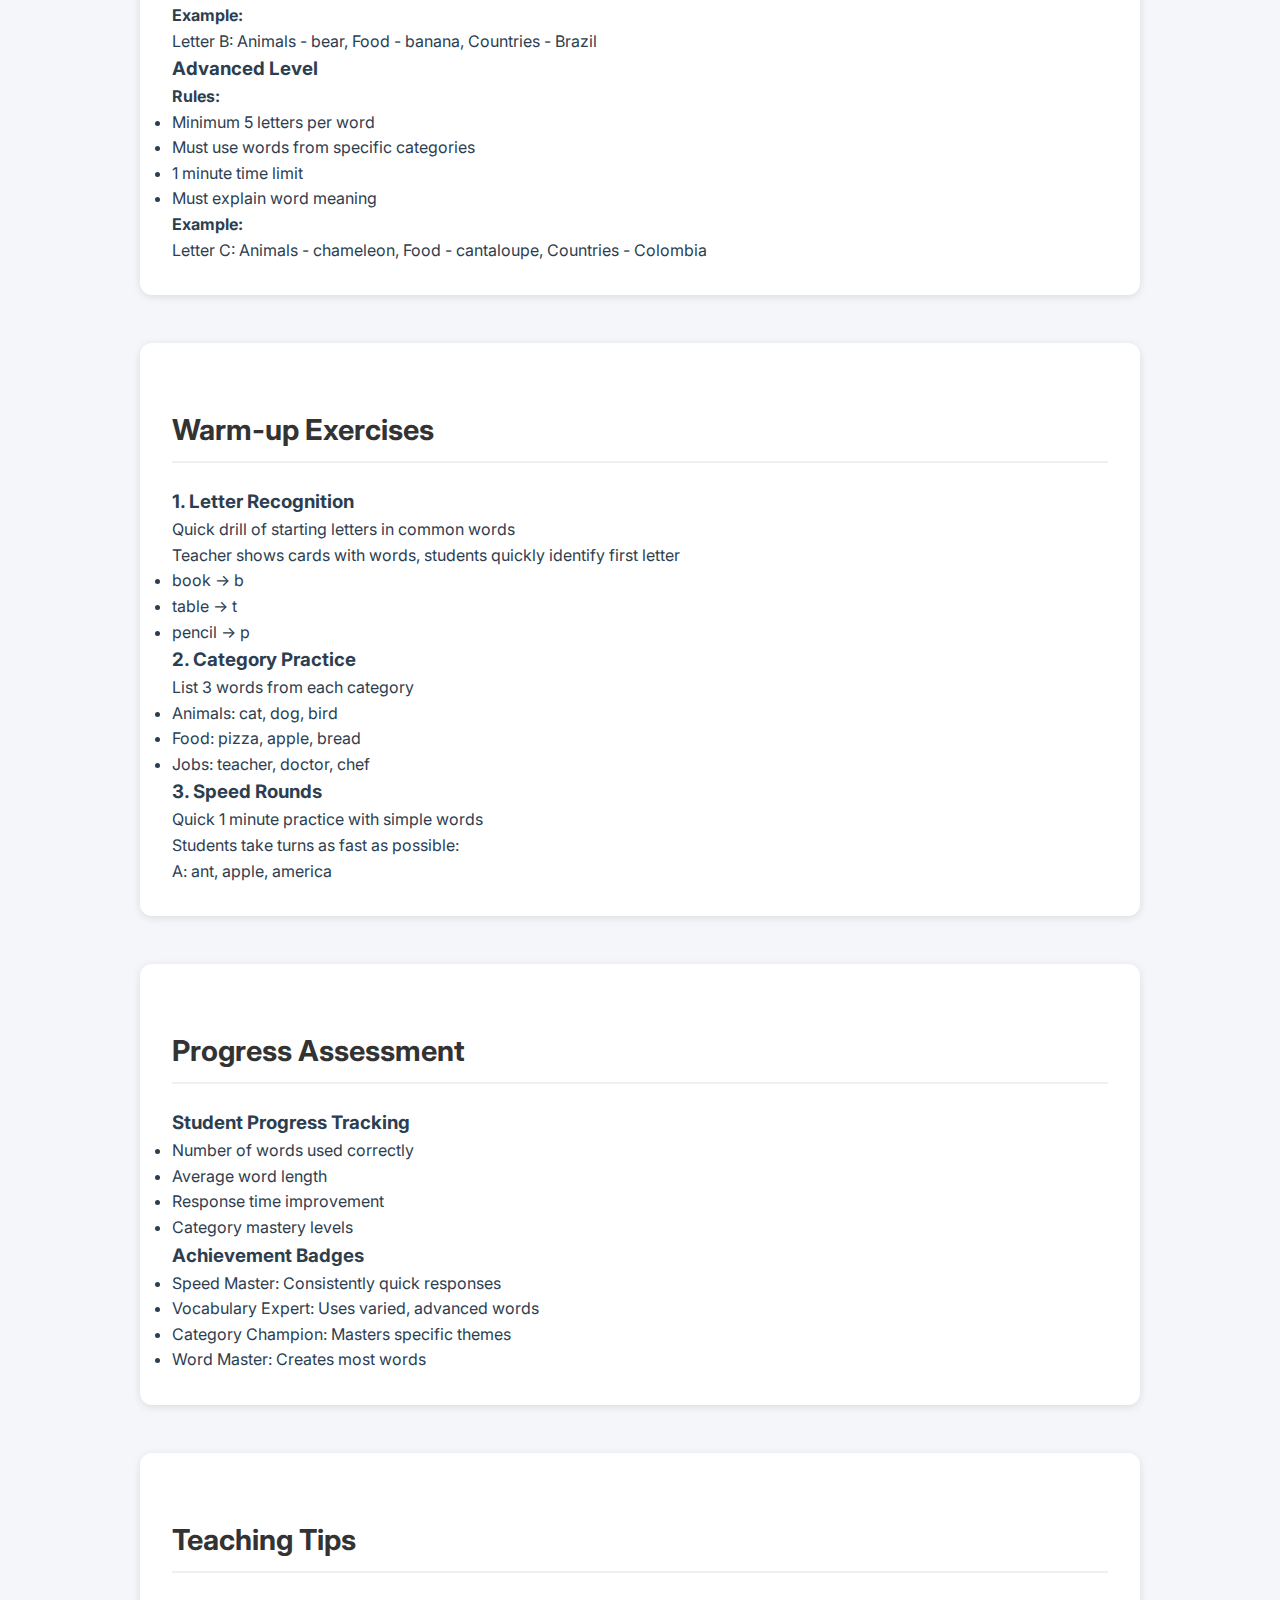
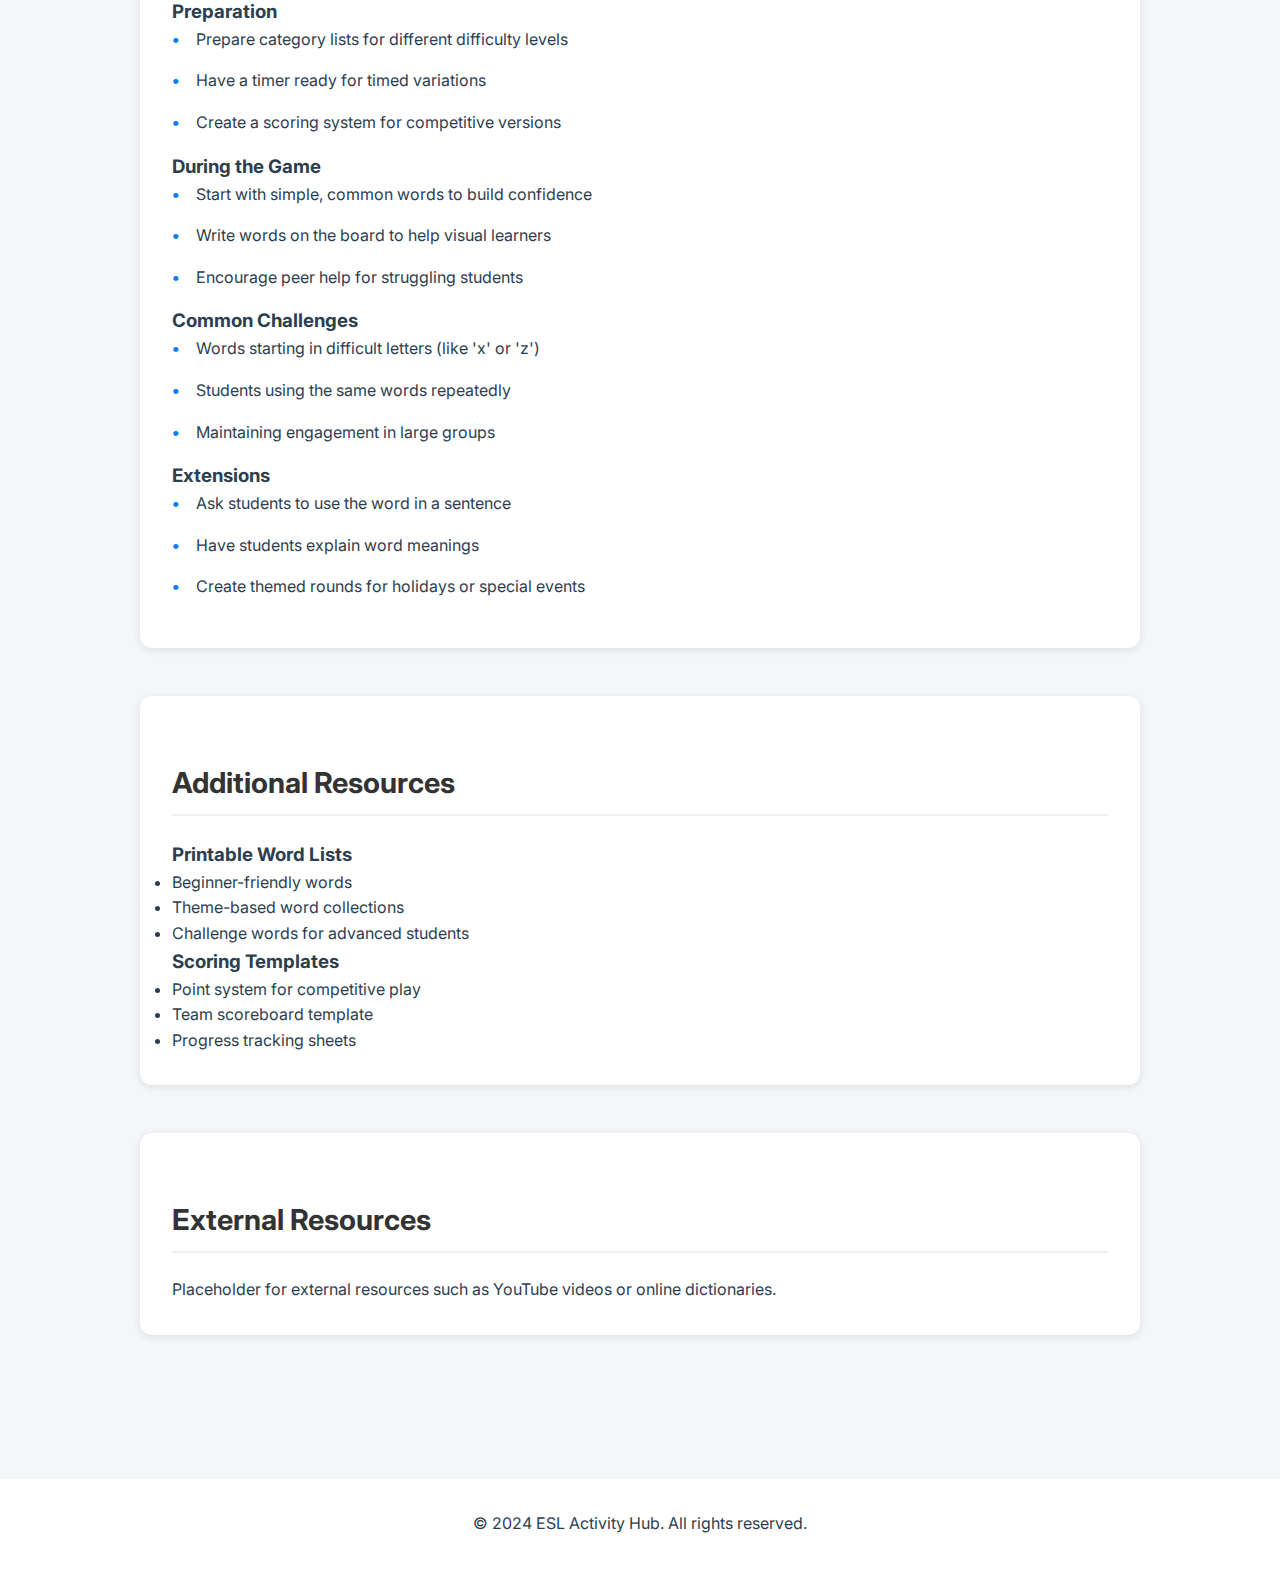
<file: activities/alphabet-categories.html>
<!DOCTYPE html>
<html lang="en">
<head>
    <meta charset="UTF-8">
    <meta name="viewport" content="width=device-width, initial-scale=1.0">
    <title>Alphabet Categories - ESL Activity Hub</title>
    <link rel="preconnect" href="https://fonts.googleapis.com">
    <link rel="preconnect" href="https://fonts.gstatic.com" crossorigin>
    <link href="https://fonts.googleapis.com/css2?family=Inter:wght@400;500;600;700&display=swap" rel="stylesheet">
    <link rel="stylesheet" href="../css/style.css">
    <link rel="stylesheet" href="../css/activity-page.css">
</head>
<body>
    <header>
        <nav class="container">
            <div class="logo">ESL Activity Hub</div>
            <div class="nav-links">
                <a href="../index.html">Home</a>
                <a href="../index.html#topics">Topics</a>
                <a href="../index.html#activities">Activities</a>
                <a href="../index.html#favorites">Favorites</a>
            </div>
        </nav>
    </header>

    <main class="activity-page container">
        <div class="activity-header">
            <h1>Alphabet Categories</h1>
            <div class="activity-meta">
                <span class="tag">All Ages</span>
                <span class="tag">Intermediate</span>
                <span class="tag">15-20 minutes</span>
            </div>
        </div>

        <section class="activity-description">
            <h2>Overview</h2>
            <p>The Alphabet Categories game is a vocabulary activity where students write words that begin with a specific letter in different categories. This game helps students practice vocabulary, spelling, and quick thinking while having fun!</p>
        </section>

        <section class="activity-examples">
            <h2>Example Categories</h2>
            
            <div class="example-chain">
                <h3>Basic Example</h3>
                <div class="chain-sequence">
                    <div class="word-item">
                        <span class="word">Letter: A</span>
                        <br>
                        <span class="word">Animals: Ant</span>
                        <br>
                        <span class="word">Food: Apple</span>
                        <br>
                         <span class="word">Countries: America</span>
                    </div>
                </div>
            </div>

            <div class="example-chain">
                <h3>Example with different letter</h3>
                <div class="chain-sequence">
                    <div class="word-item">
                        <span class="word">Letter: B</span>
                        <br>
                        <span class="word">Animals: Bear</span>
                         <br>
                        <span class="word">Food: Banana</span>
                         <br>
                        <span class="word">Countries: Brazil</span>
                    </div>
                </div>
            </div>
        </section>

        <section class="activity-categories">
            <h2>Suggested Categories</h2>
            <div class="category-grid">
                <div class="category-item">
                    <h3>Animals</h3>
                    <ul>
                        <li>A: Ant, Alligator, Ape</li>
                        <li>B: Bear, Bird, Butterfly</li>
                        <li>C: Cat, Cow, Camel</li>
                    </ul>
                </div>
                <div class="category-item">
                    <h3>Food & Drinks</h3>
                    <ul>
                        <li>A: Apple, Apricot, Avocado</li>
                        <li>B: Banana, Bread, Burger</li>
                         <li>C: Cake, Carrot, Coffee</li>
                    </ul>
                </div>
                <div class="category-item">
                    <h3>Countries & Cities</h3>
                    <ul>
                        <li>A: America, Australia, Austria</li>
                        <li>B: Brazil, Belgium, Berlin</li>
                        <li>C: Canada, China, Cairo</li>
                    </ul>
                </div>
                <div class="category-item">
                    <h3>Occupations</h3>
                    <ul>
                        <li>A: Artist, Architect, Accountant</li>
                        <li>B: Baker, Barber, Builder</li>
                        <li>C: Chef, Carpenter, Cashier</li>
                    </ul>
                </div>
            </div>
        </section>

        <section class="activity-variations">
            <h2>Game Variations</h2>
            <div class="variations-list">
                <div class="variation-item">
                    <h3>1. Timed Challenge</h3>
                    <p>Give students 1-2 minutes to come up with their words. If they take too long, they're out!</p>
                </div>
                 <div class="variation-item">
                    <h3>2. Category Focus</h3>
                    <p>Focus on specific categories each round (e.g., only animals, then only food)</p>
                </div>
                <div class="variation-item">
                    <h3>3. Minimum Length</h3>
                    <p>All words must be at least 4-5 letters long</p>
                </div>
                <div class="variation-item">
                    <h3>4. No Repetition Round</h3>
                     <p>Keep track of used words - they cannot be repeated during the game</p>
                </div>
                <div class="variation-item">
                    <h3>5. Team Challenge</h3>
                    <p>Divide the class into teams and compete for the most words</p>
                </div>
            </div>
        </section>

        <section class="activity-scoring">
            <h2>Scoring System</h2>
            <div class="scoring-grid">
                <div class="scoring-item">
                    <h3>Basic Points</h3>
                    <ul>
                        <li>Correct word in category: 1 point</li>
                        <li>Correct spelling: +1 point</li>
                    </ul>
                </div>
                 <div class="scoring-item">
                    <h3>Bonus Points</h3>
                    <ul>
                        <li>Using difficult letters (J, Q, X, Z): +2 points</li>
                        <li>Using a word from current lesson's vocabulary: +1 bonus point</li>
                        <li>Creating a word that is not commonly used: +1 point</li>
                    </ul>
                </div>
                <div class="scoring-item">
                    <h3>Team Competition Rules</h3>
                    <ul>
                        <li>Teams take turns writing words</li>
                        <li>2 minutes time limit per turn</li>
                        <li>Invalid or repeated word: -1 point</li>
                        <li>Team with most points after 5 rounds wins</li>
                    </ul>
                </div>
            </div>
        </section>

        <section class="difficulty-levels">
            <h2>Difficulty Levels</h2>
            <div class="level-grid">
                <div class="level-item beginner">
                    <h3>Beginner Level</h3>
                    <div class="level-content">
                        <h4>Rules:</h4>
                        <ul>
                            <li>No minimum word length</li>
                            <li>Can use any common words</li>
                            <li>3 minutes time limit</li>
                            <li>Can repeat words after 5 turns</li>
                        </ul>
                        <h4>Example:</h4>
                        <p>Letter A: Animals - ant, Food - apple, Countries - America</p>
                    </div>
                </div>
                <div class="level-item intermediate">
                    <h3>Intermediate Level</h3>
                    <div class="level-content">
                        <h4>Rules:</h4>
                        <ul>
                            <li>Minimum 4 letters per word</li>
                            <li>No proper nouns</li>
                            <li>2 minutes time limit</li>
                            <li>No word repetition</li>
                        </ul>
                         <h4>Example:</h4>
                        <p>Letter B: Animals - bear, Food - banana, Countries - Brazil</p>
                    </div>
                </div>
                <div class="level-item advanced">
                    <h3>Advanced Level</h3>
                    <div class="level-content">
                        <h4>Rules:</h4>
                        <ul>
                             <li>Minimum 5 letters per word</li>
                            <li>Must use words from specific categories</li>
                            <li>1 minute time limit</li>
                            <li>Must explain word meaning</li>
                        </ul>
                         <h4>Example:</h4>
                        <p>Letter C: Animals - chameleon, Food - cantaloupe, Countries - Colombia</p>
                    </div>
                </div>
            </div>
        </section>

        <section class="activity-warmup">
            <h2>Warm-up Exercises</h2>
            <div class="warmup-grid">
                <div class="warmup-item">
                    <h3>1. Letter Recognition</h3>
                    <p>Quick drill of starting letters in common words</p>
                    <div class="example-box">
                        <p>Teacher shows cards with words, students quickly identify first letter</p>
                        <ul>
                            <li>book → b</li>
                            <li>table → t</li>
                            <li>pencil → p</li>
                        </ul>
                    </div>
                </div>
                <div class="warmup-item">
                    <h3>2. Category Practice</h3>
                    <p>List 3 words from each category</p>
                    <div class="example-box">
                        <ul>
                            <li>Animals: cat, dog, bird</li>
                            <li>Food: pizza, apple, bread</li>
                            <li>Jobs: teacher, doctor, chef</li>
                        </ul>
                    </div>
                </div>
                 <div class="warmup-item">
                    <h3>3. Speed Rounds</h3>
                    <p>Quick 1 minute practice with simple words</p>
                    <div class="example-box">
                        <p>Students take turns as fast as possible:</p>
                        <p>A: ant, apple, america</p>
                    </div>
                </div>
            </div>
        </section>

        <section class="activity-assessment">
            <h2>Progress Assessment</h2>
            <div class="assessment-grid">
                <div class="assessment-item">
                    <h3>Student Progress Tracking</h3>
                    <ul>
                        <li>Number of words used correctly</li>
                        <li>Average word length</li>
                        <li>Response time improvement</li>
                        <li>Category mastery levels</li>
                    </ul>
                </div>
                <div class="assessment-item">
                    <h3>Achievement Badges</h3>
                    <ul>
                        <li>Speed Master: Consistently quick responses</li>
                        <li>Vocabulary Expert: Uses varied, advanced words</li>
                        <li>Category Champion: Masters specific themes</li>
                        <li>Word Master: Creates most words</li>
                    </ul>
                </div>
            </div>
        </section>

        <section class="activity-tips">
            <h2>Teaching Tips</h2>
            <div class="tips-grid">
                <div class="tip-item">
                    <h3>Preparation</h3>
                    <ul>
                        <li>Prepare category lists for different difficulty levels</li>
                        <li>Have a timer ready for timed variations</li>
                        <li>Create a scoring system for competitive versions</li>
                    </ul>
                </div>
                <div class="tip-item">
                    <h3>During the Game</h3>
                    <ul>
                        <li>Start with simple, common words to build confidence</li>
                         <li>Write words on the board to help visual learners</li>
                        <li>Encourage peer help for struggling students</li>
                    </ul>
                </div>
                 <div class="tip-item">
                    <h3>Common Challenges</h3>
                    <ul>
                        <li>Words starting in difficult letters (like 'x' or 'z')</li>
                        <li>Students using the same words repeatedly</li>
                        <li>Maintaining engagement in large groups</li>
                    </ul>
                </div>
                <div class="tip-item">
                    <h3>Extensions</h3>
                    <ul>
                        <li>Ask students to use the word in a sentence</li>
                        <li>Have students explain word meanings</li>
                        <li>Create themed rounds for holidays or special events</li>
                    </ul>
                </div>
            </div>
        </section>

        <section class="activity-resources">
            <h2>Additional Resources</h2>
            <div class="resources-list">
                <div class="resource-item">
                    <h3>Printable Word Lists</h3>
                    <ul>
                        <li>Beginner-friendly words</li>
                        <li>Theme-based word collections</li>
                        <li>Challenge words for advanced students</li>
                    </ul>
                </div>
                <div class="resource-item">
                    <h3>Scoring Templates</h3>
                    <ul>
                        <li>Point system for competitive play</li>
                        <li>Team scoreboard template</li>
                        <li>Progress tracking sheets</li>
                    </ul>
                </div>
            </div>
        </section>
         <section class="external-resources">
            <h2>External Resources</h2>
            <p>Placeholder for external resources such as YouTube videos or online dictionaries.</p>
        </section>
    </main>

    <footer>
        <div class="container">
            <p>&copy; 2024 ESL Activity Hub. All rights reserved.</p>
        </div>
    </footer>
</body>
</html>
</file>
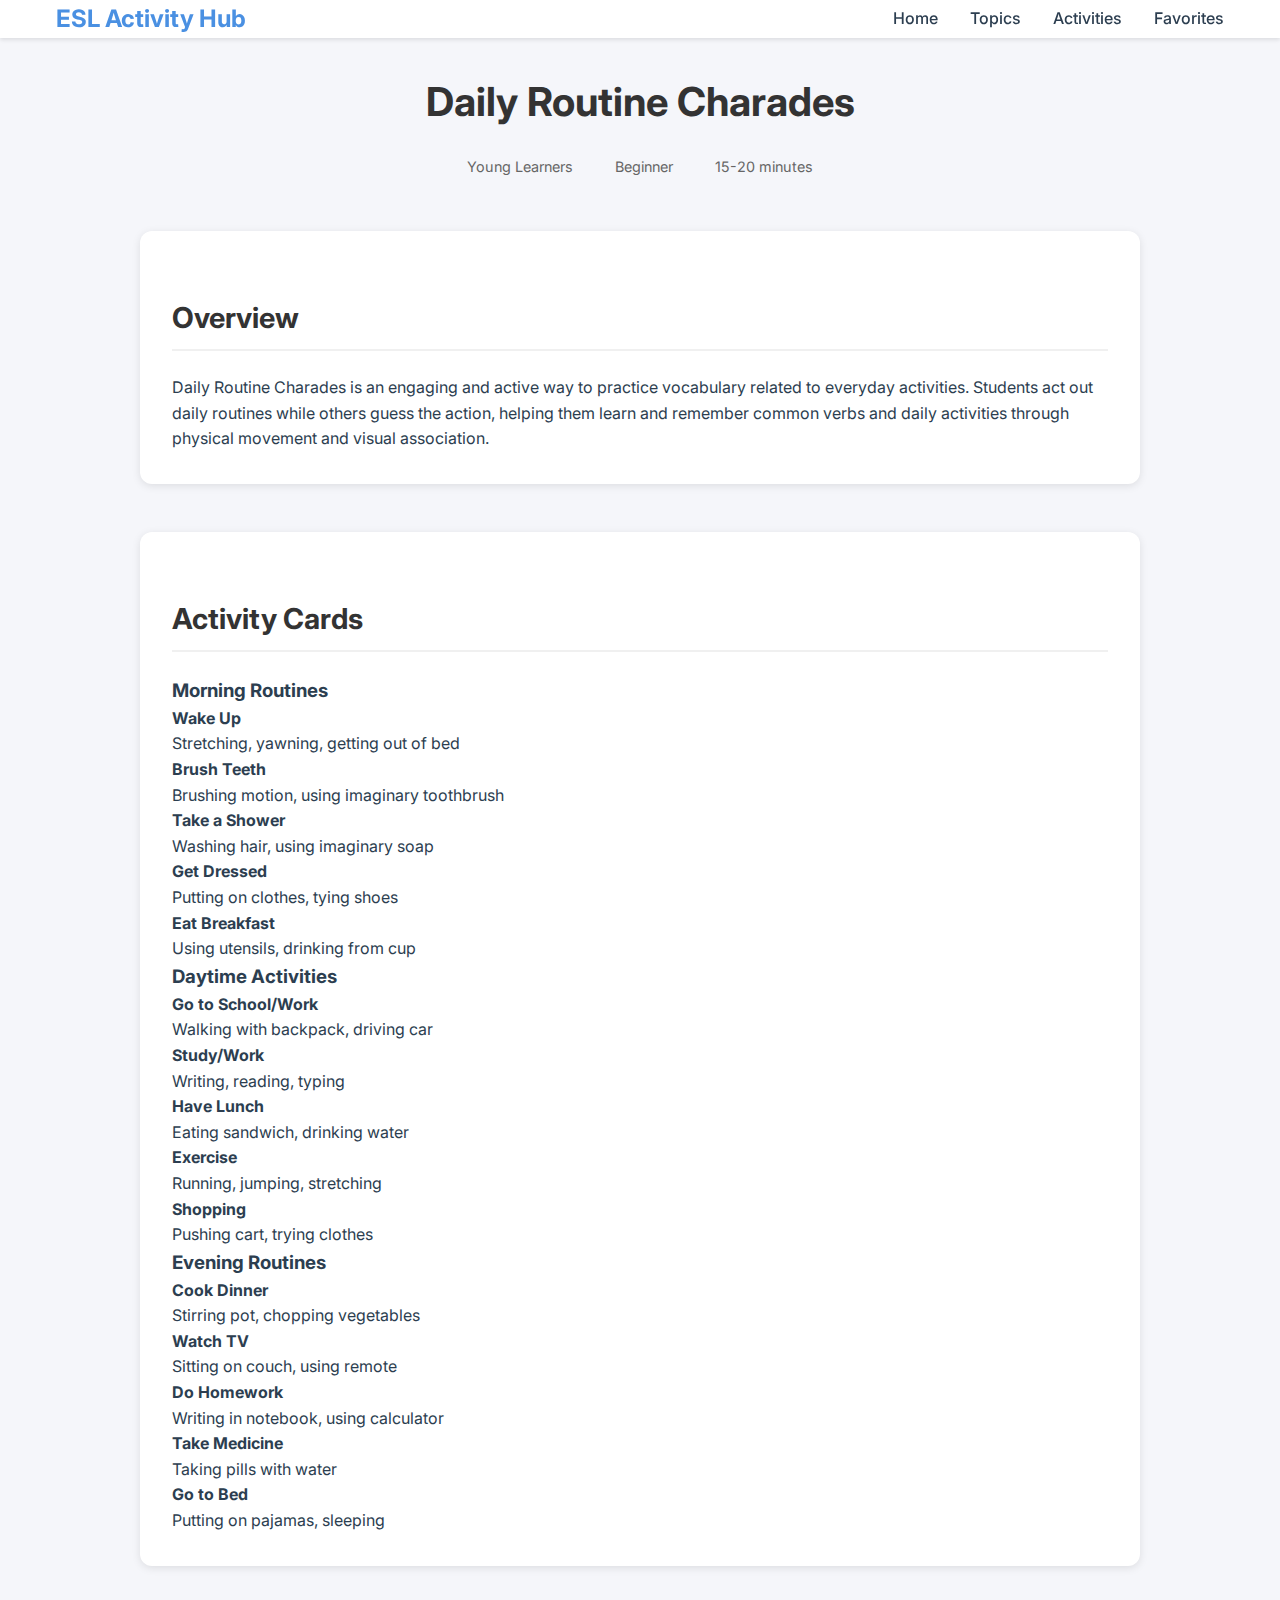
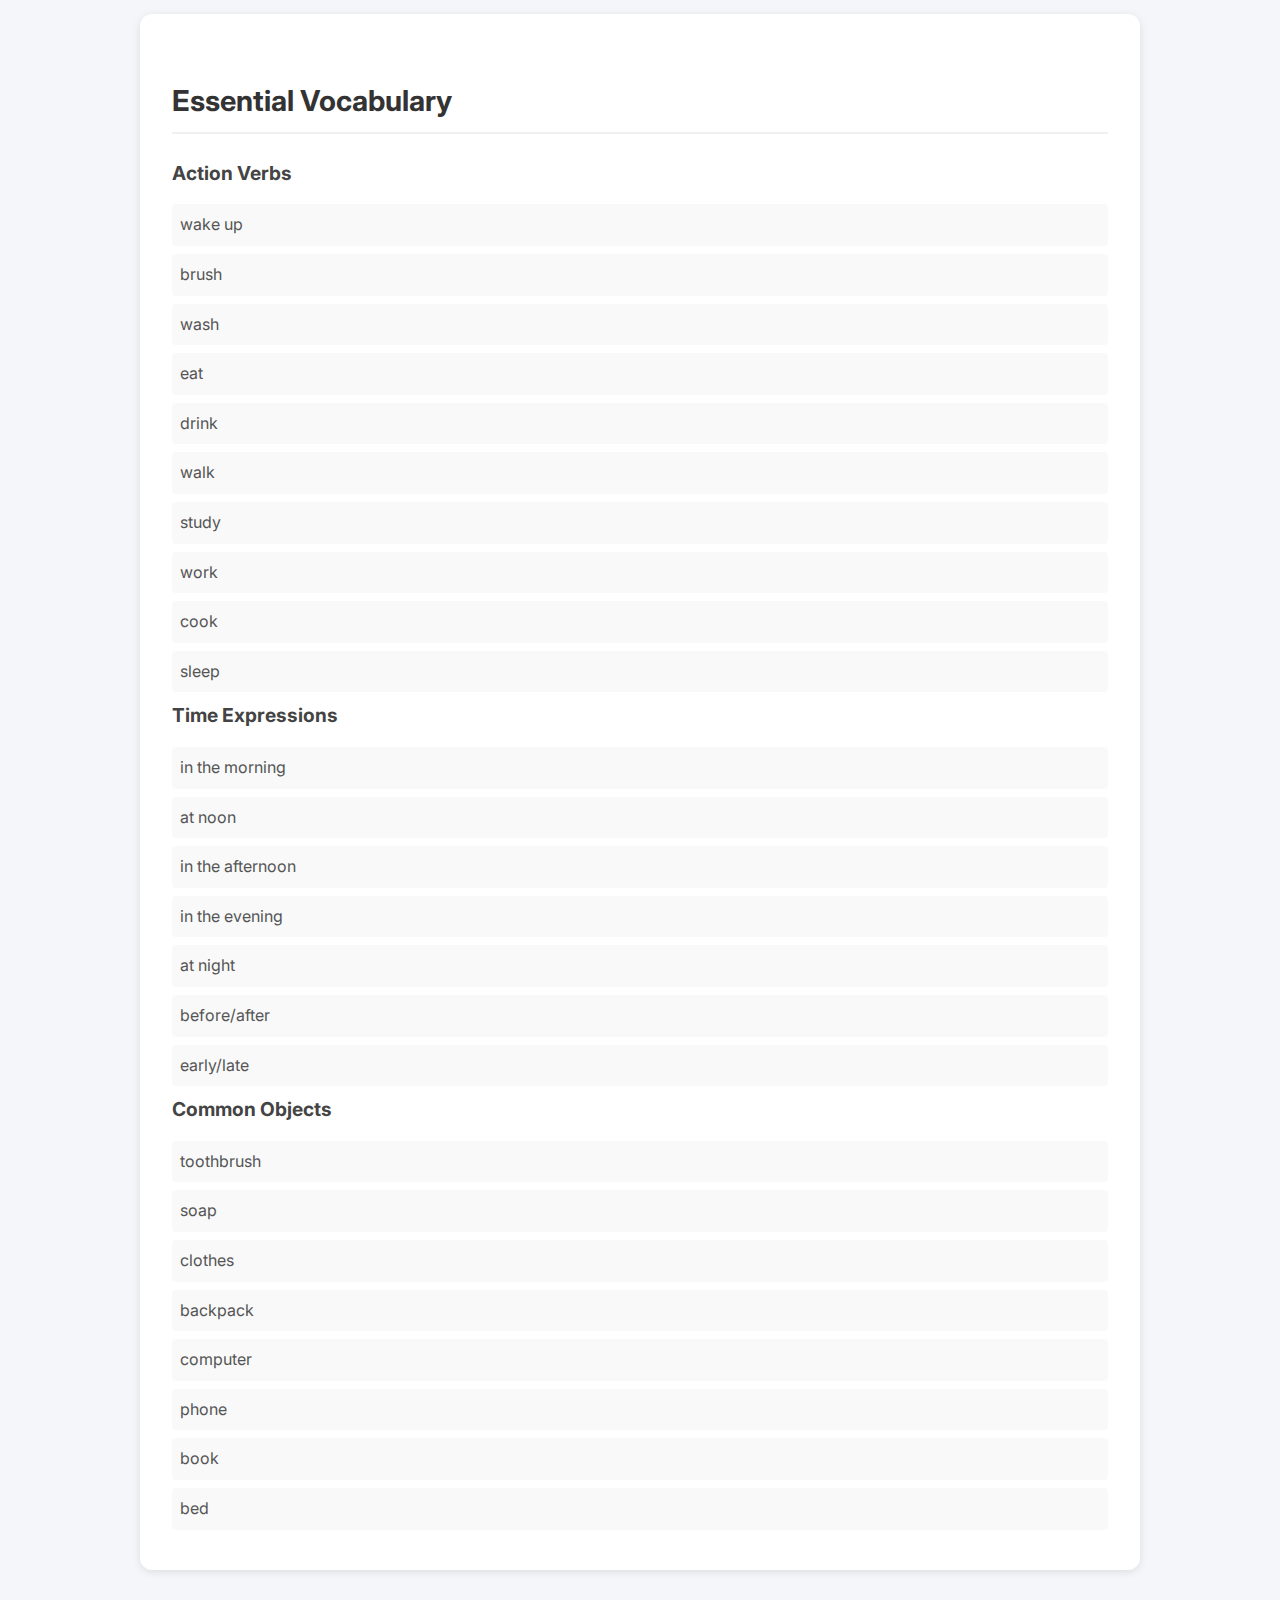
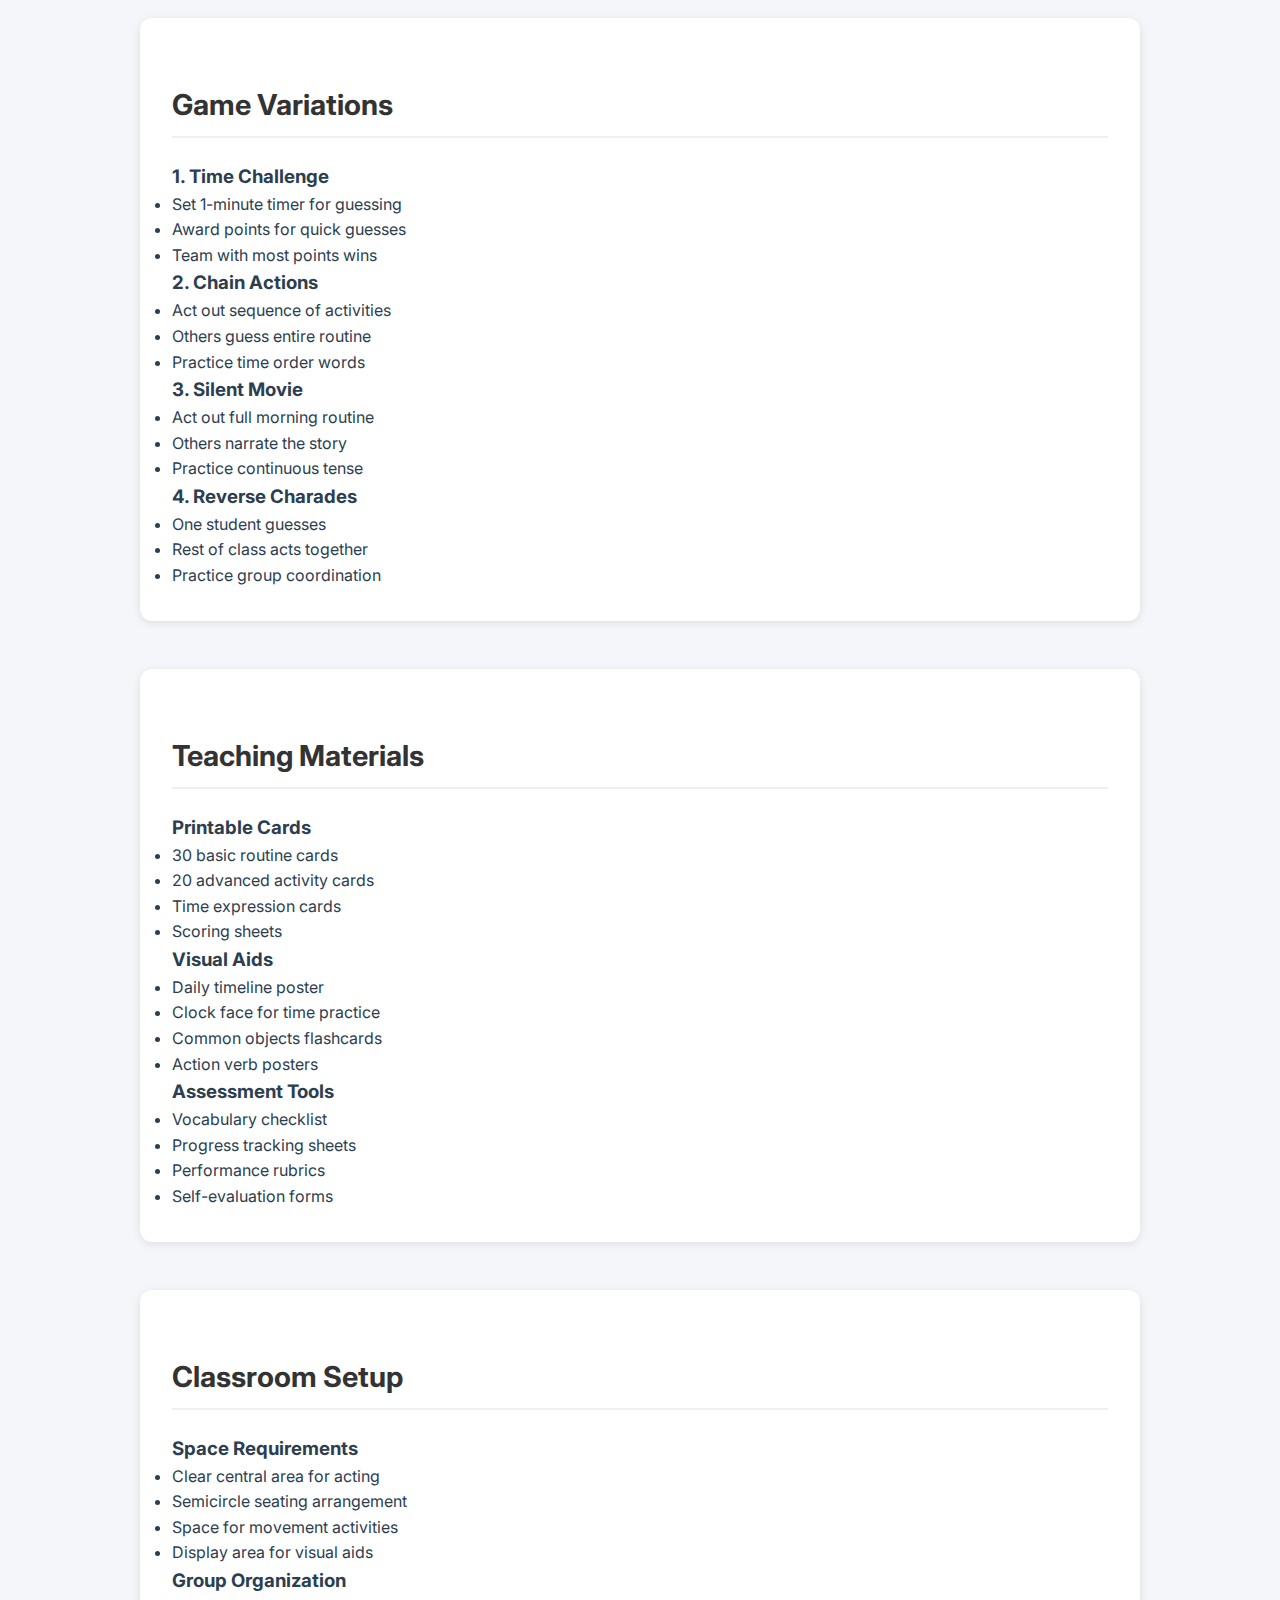
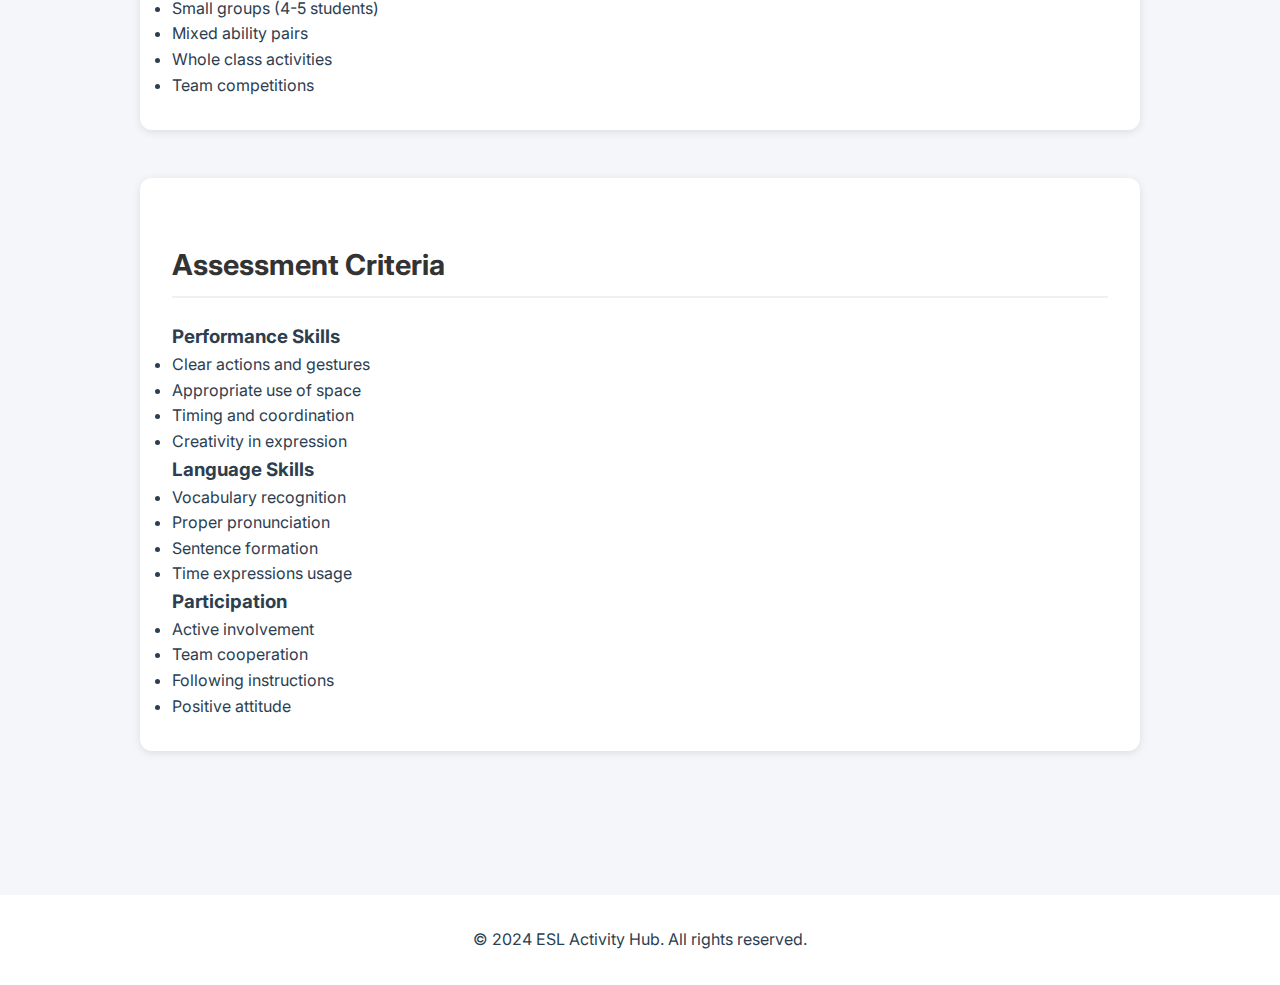
<file: activities/daily-routine-charades.html>
<!DOCTYPE html>
<html lang="en">
<head>
    <meta charset="UTF-8">
    <meta name="viewport" content="width=device-width, initial-scale=1.0">
    <title>Daily Routine Charades - ESL Activity Hub</title>
    <link rel="preconnect" href="https://fonts.googleapis.com">
    <link rel="preconnect" href="https://fonts.gstatic.com" crossorigin>
    <link href="https://fonts.googleapis.com/css2?family=Inter:wght@400;500;600;700&display=swap" rel="stylesheet">
    <link rel="stylesheet" href="../css/style.css">
    <link rel="stylesheet" href="../css/activity-page.css">
</head>
<body>
    <header>
        <nav class="container">
            <div class="logo">ESL Activity Hub</div>
            <div class="nav-links">
                <a href="../index.html">Home</a>
                <a href="../index.html#topics">Topics</a>
                <a href="../index.html#activities">Activities</a>
                <a href="../index.html#favorites">Favorites</a>
            </div>
        </nav>
    </header>

    <main class="activity-page container">
        <div class="activity-header">
            <h1>Daily Routine Charades</h1>
            <div class="activity-meta">
                <span class="tag">Young Learners</span>
                <span class="tag">Beginner</span>
                <span class="tag">15-20 minutes</span>
            </div>
        </div>

        <section class="activity-description">
            <h2>Overview</h2>
            <p>Daily Routine Charades is an engaging and active way to practice vocabulary related to everyday activities. Students act out daily routines while others guess the action, helping them learn and remember common verbs and daily activities through physical movement and visual association.</p>
        </section>

        <section class="activity-cards">
            <h2>Activity Cards</h2>
            <div class="cards-grid">
                <div class="card-category morning">
                    <h3>Morning Routines</h3>
                    <div class="routine-cards">
                        <div class="routine-card">
                            <h4>Wake Up</h4>
                            <p>Stretching, yawning, getting out of bed</p>
                        </div>
                        <div class="routine-card">
                            <h4>Brush Teeth</h4>
                            <p>Brushing motion, using imaginary toothbrush</p>
                        </div>
                        <div class="routine-card">
                            <h4>Take a Shower</h4>
                            <p>Washing hair, using imaginary soap</p>
                        </div>
                        <div class="routine-card">
                            <h4>Get Dressed</h4>
                            <p>Putting on clothes, tying shoes</p>
                        </div>
                        <div class="routine-card">
                            <h4>Eat Breakfast</h4>
                            <p>Using utensils, drinking from cup</p>
                        </div>
                    </div>
                </div>

                <div class="card-category daytime">
                    <h3>Daytime Activities</h3>
                    <div class="routine-cards">
                        <div class="routine-card">
                            <h4>Go to School/Work</h4>
                            <p>Walking with backpack, driving car</p>
                        </div>
                        <div class="routine-card">
                            <h4>Study/Work</h4>
                            <p>Writing, reading, typing</p>
                        </div>
                        <div class="routine-card">
                            <h4>Have Lunch</h4>
                            <p>Eating sandwich, drinking water</p>
                        </div>
                        <div class="routine-card">
                            <h4>Exercise</h4>
                            <p>Running, jumping, stretching</p>
                        </div>
                        <div class="routine-card">
                            <h4>Shopping</h4>
                            <p>Pushing cart, trying clothes</p>
                        </div>
                    </div>
                </div>

                <div class="card-category evening">
                    <h3>Evening Routines</h3>
                    <div class="routine-cards">
                        <div class="routine-card">
                            <h4>Cook Dinner</h4>
                            <p>Stirring pot, chopping vegetables</p>
                        </div>
                        <div class="routine-card">
                            <h4>Watch TV</h4>
                            <p>Sitting on couch, using remote</p>
                        </div>
                        <div class="routine-card">
                            <h4>Do Homework</h4>
                            <p>Writing in notebook, using calculator</p>
                        </div>
                        <div class="routine-card">
                            <h4>Take Medicine</h4>
                            <p>Taking pills with water</p>
                        </div>
                        <div class="routine-card">
                            <h4>Go to Bed</h4>
                            <p>Putting on pajamas, sleeping</p>
                        </div>
                    </div>
                </div>
            </div>
        </section>

        <section class="activity-vocabulary">
            <h2>Essential Vocabulary</h2>
            <div class="vocab-grid">
                <div class="vocab-category verbs">
                    <h3>Action Verbs</h3>
                    <ul>
                        <li>wake up</li>
                        <li>brush</li>
                        <li>wash</li>
                        <li>eat</li>
                        <li>drink</li>
                        <li>walk</li>
                        <li>study</li>
                        <li>work</li>
                        <li>cook</li>
                        <li>sleep</li>
                    </ul>
                </div>
                <div class="vocab-category time">
                    <h3>Time Expressions</h3>
                    <ul>
                        <li>in the morning</li>
                        <li>at noon</li>
                        <li>in the afternoon</li>
                        <li>in the evening</li>
                        <li>at night</li>
                        <li>before/after</li>
                        <li>early/late</li>
                    </ul>
                </div>
                <div class="vocab-category objects">
                    <h3>Common Objects</h3>
                    <ul>
                        <li>toothbrush</li>
                        <li>soap</li>
                        <li>clothes</li>
                        <li>backpack</li>
                        <li>computer</li>
                        <li>phone</li>
                        <li>book</li>
                        <li>bed</li>
                    </ul>
                </div>
            </div>
        </section>

        <section class="game-variations">
            <h2>Game Variations</h2>
            <div class="variations-grid">
                <div class="variation-item">
                    <h3>1. Time Challenge</h3>
                    <ul>
                        <li>Set 1-minute timer for guessing</li>
                        <li>Award points for quick guesses</li>
                        <li>Team with most points wins</li>
                    </ul>
                </div>
                <div class="variation-item">
                    <h3>2. Chain Actions</h3>
                    <ul>
                        <li>Act out sequence of activities</li>
                        <li>Others guess entire routine</li>
                        <li>Practice time order words</li>
                    </ul>
                </div>
                <div class="variation-item">
                    <h3>3. Silent Movie</h3>
                    <ul>
                        <li>Act out full morning routine</li>
                        <li>Others narrate the story</li>
                        <li>Practice continuous tense</li>
                    </ul>
                </div>
                <div class="variation-item">
                    <h3>4. Reverse Charades</h3>
                    <ul>
                        <li>One student guesses</li>
                        <li>Rest of class acts together</li>
                        <li>Practice group coordination</li>
                    </ul>
                </div>
            </div>
        </section>

        <section class="teaching-materials">
            <h2>Teaching Materials</h2>
            <div class="materials-grid">
                <div class="material-item">
                    <h3>Printable Cards</h3>
                    <ul>
                        <li>30 basic routine cards</li>
                        <li>20 advanced activity cards</li>
                        <li>Time expression cards</li>
                        <li>Scoring sheets</li>
                    </ul>
                </div>
                <div class="material-item">
                    <h3>Visual Aids</h3>
                    <ul>
                        <li>Daily timeline poster</li>
                        <li>Clock face for time practice</li>
                        <li>Common objects flashcards</li>
                        <li>Action verb posters</li>
                    </ul>
                </div>
                <div class="material-item">
                    <h3>Assessment Tools</h3>
                    <ul>
                        <li>Vocabulary checklist</li>
                        <li>Progress tracking sheets</li>
                        <li>Performance rubrics</li>
                        <li>Self-evaluation forms</li>
                    </ul>
                </div>
            </div>
        </section>

        <section class="classroom-setup">
            <h2>Classroom Setup</h2>
            <div class="setup-grid">
                <div class="setup-item">
                    <h3>Space Requirements</h3>
                    <ul>
                        <li>Clear central area for acting</li>
                        <li>Semicircle seating arrangement</li>
                        <li>Space for movement activities</li>
                        <li>Display area for visual aids</li>
                    </ul>
                </div>
                <div class="setup-item">
                    <h3>Group Organization</h3>
                    <ul>
                        <li>Small groups (4-5 students)</li>
                        <li>Mixed ability pairs</li>
                        <li>Whole class activities</li>
                        <li>Team competitions</li>
                    </ul>
                </div>
            </div>
        </section>

        <section class="assessment-criteria">
            <h2>Assessment Criteria</h2>
            <div class="criteria-grid">
                <div class="criteria-item">
                    <h3>Performance Skills</h3>
                    <ul>
                        <li>Clear actions and gestures</li>
                        <li>Appropriate use of space</li>
                        <li>Timing and coordination</li>
                        <li>Creativity in expression</li>
                    </ul>
                </div>
                <div class="criteria-item">
                    <h3>Language Skills</h3>
                    <ul>
                        <li>Vocabulary recognition</li>
                        <li>Proper pronunciation</li>
                        <li>Sentence formation</li>
                        <li>Time expressions usage</li>
                    </ul>
                </div>
                <div class="criteria-item">
                    <h3>Participation</h3>
                    <ul>
                        <li>Active involvement</li>
                        <li>Team cooperation</li>
                        <li>Following instructions</li>
                        <li>Positive attitude</li>
                    </ul>
                </div>
            </div>
        </section>
    </main>

    <footer>
        <div class="container">
            <p>&copy; 2024 ESL Activity Hub. All rights reserved.</p>
        </div>
    </footer>
</body>
</html>
</file>
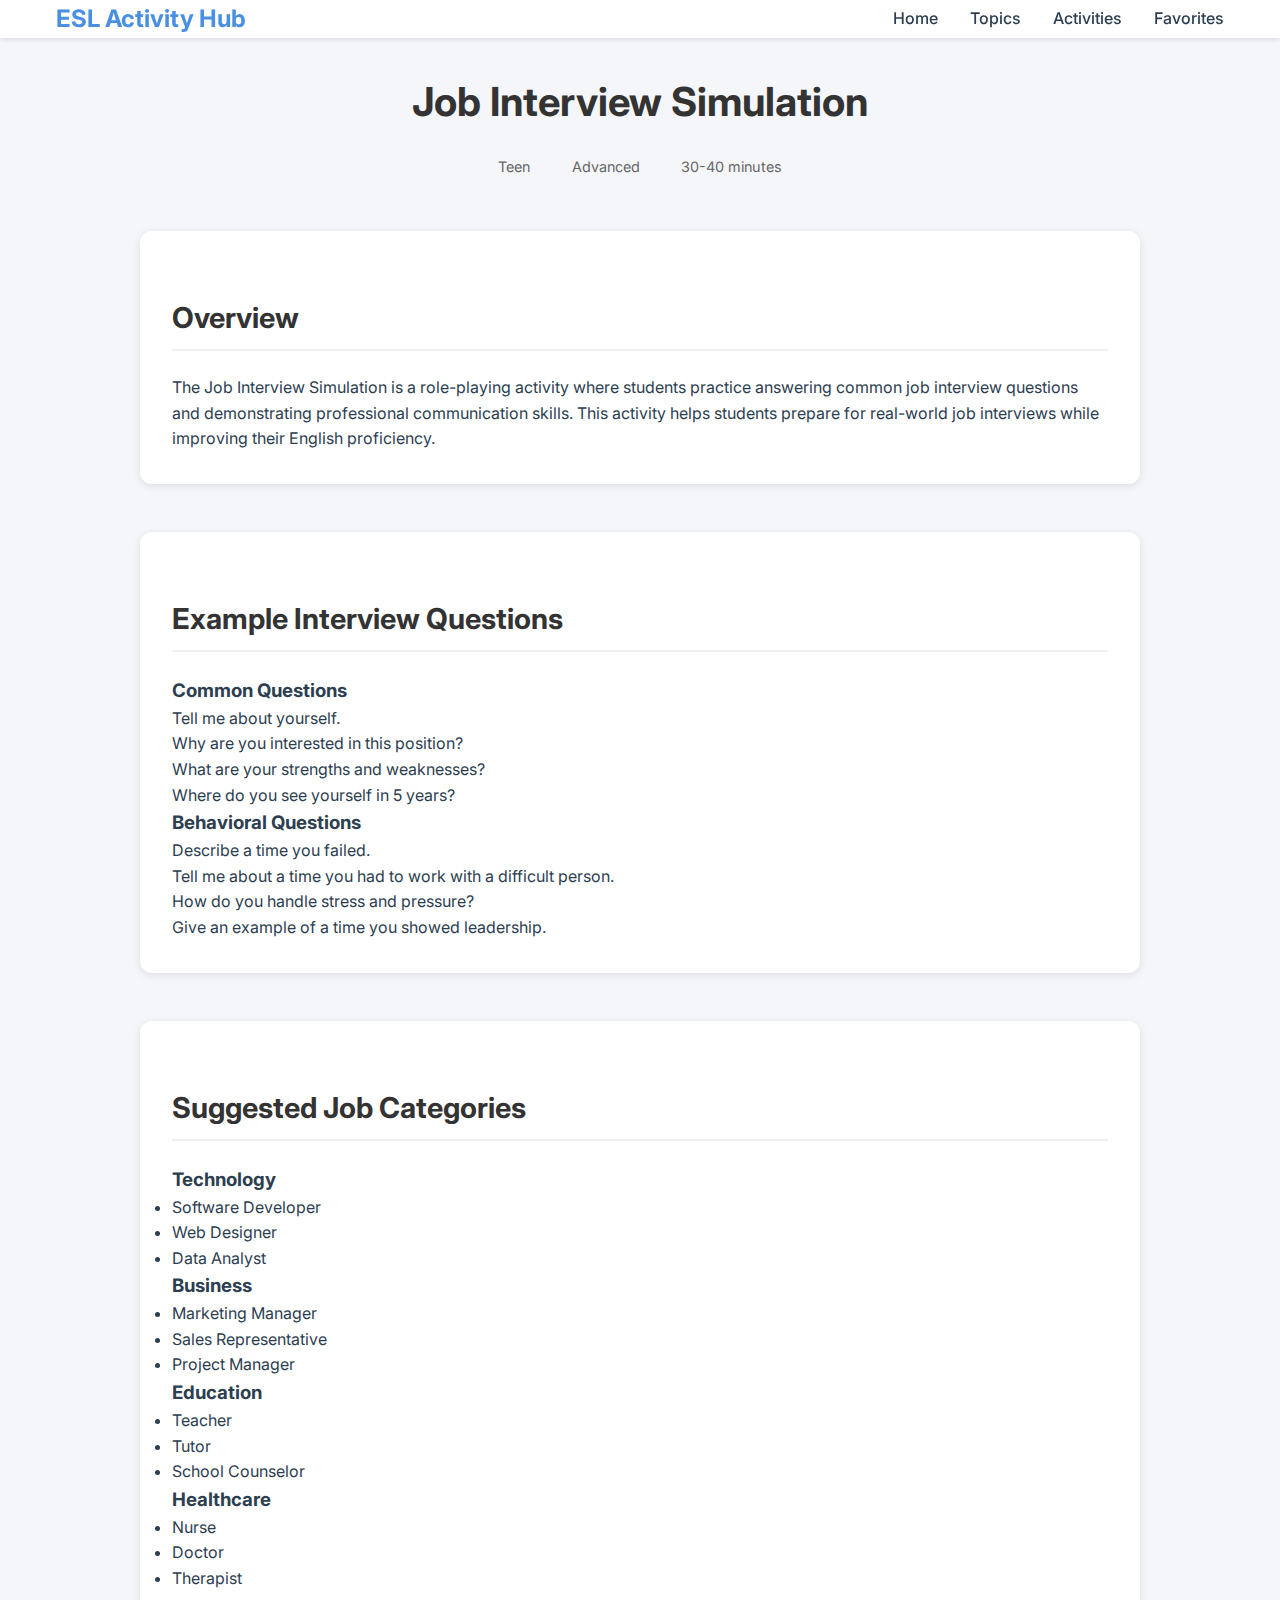
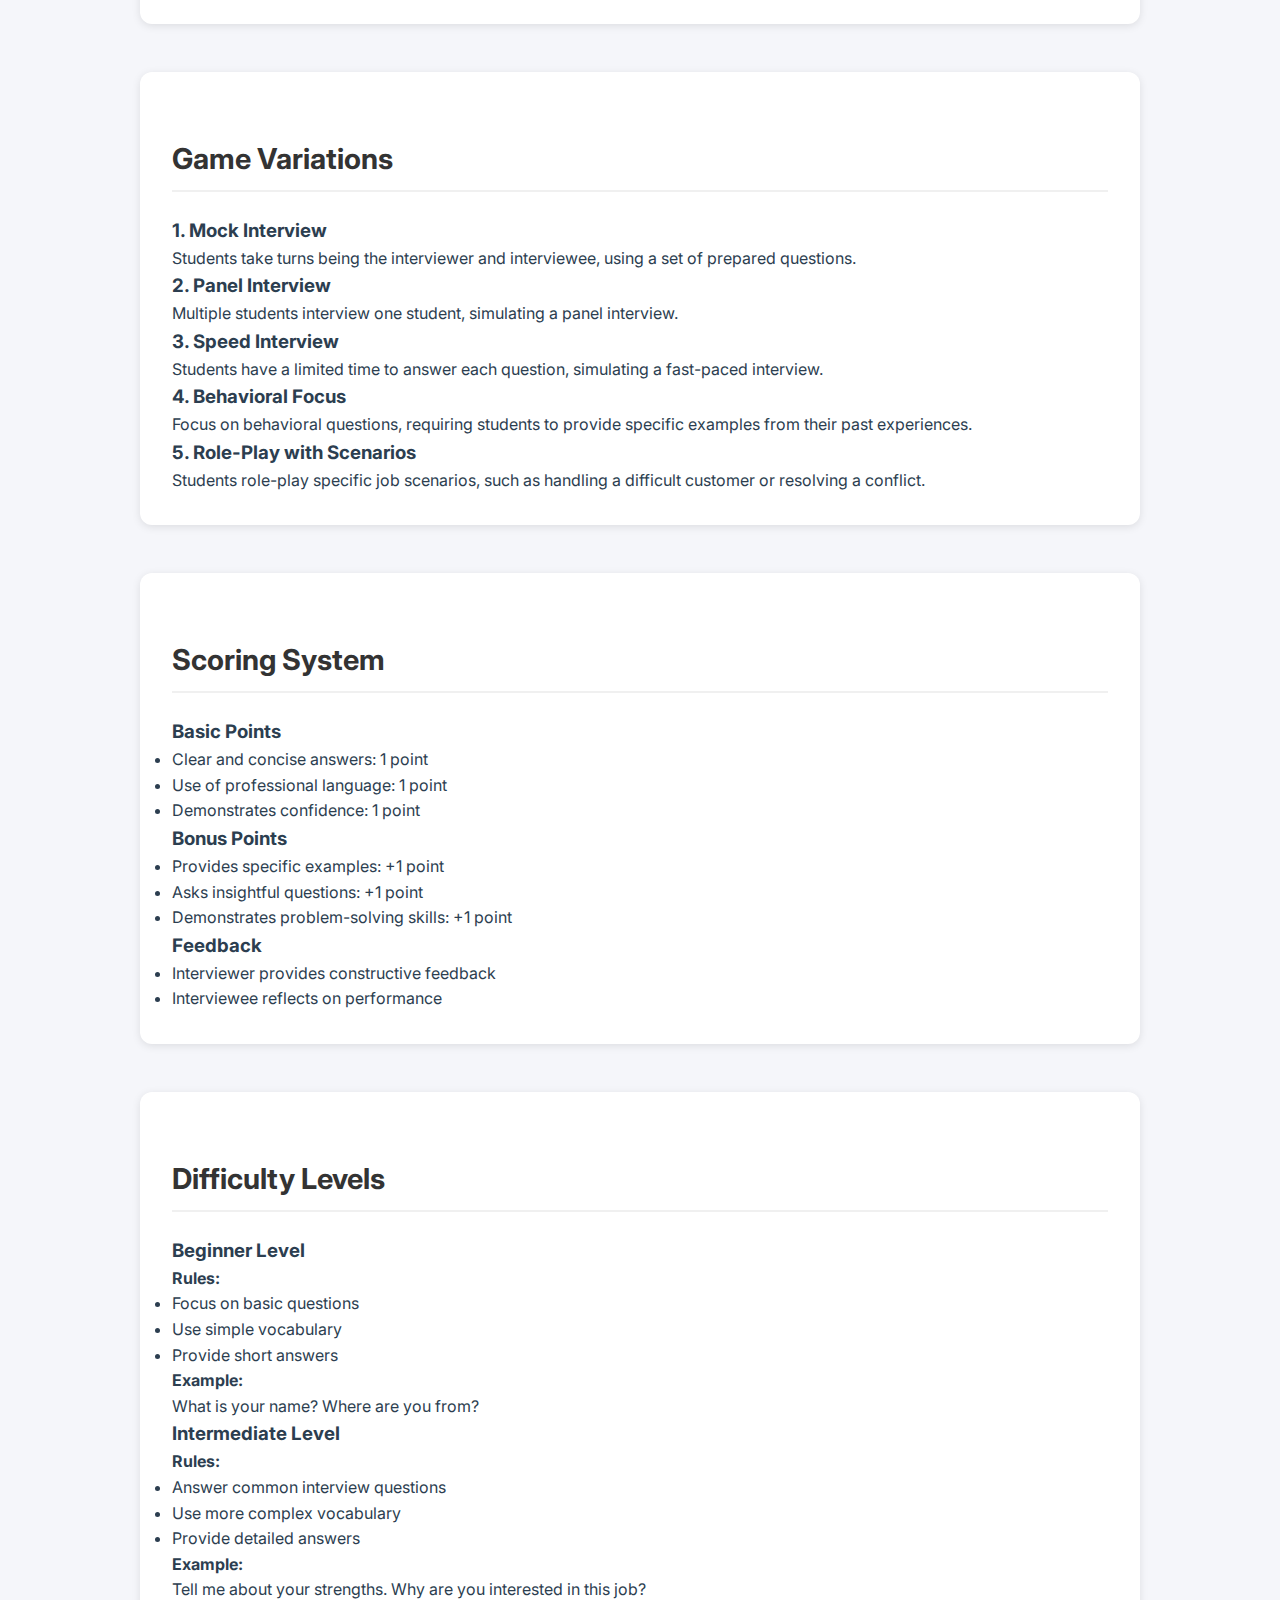
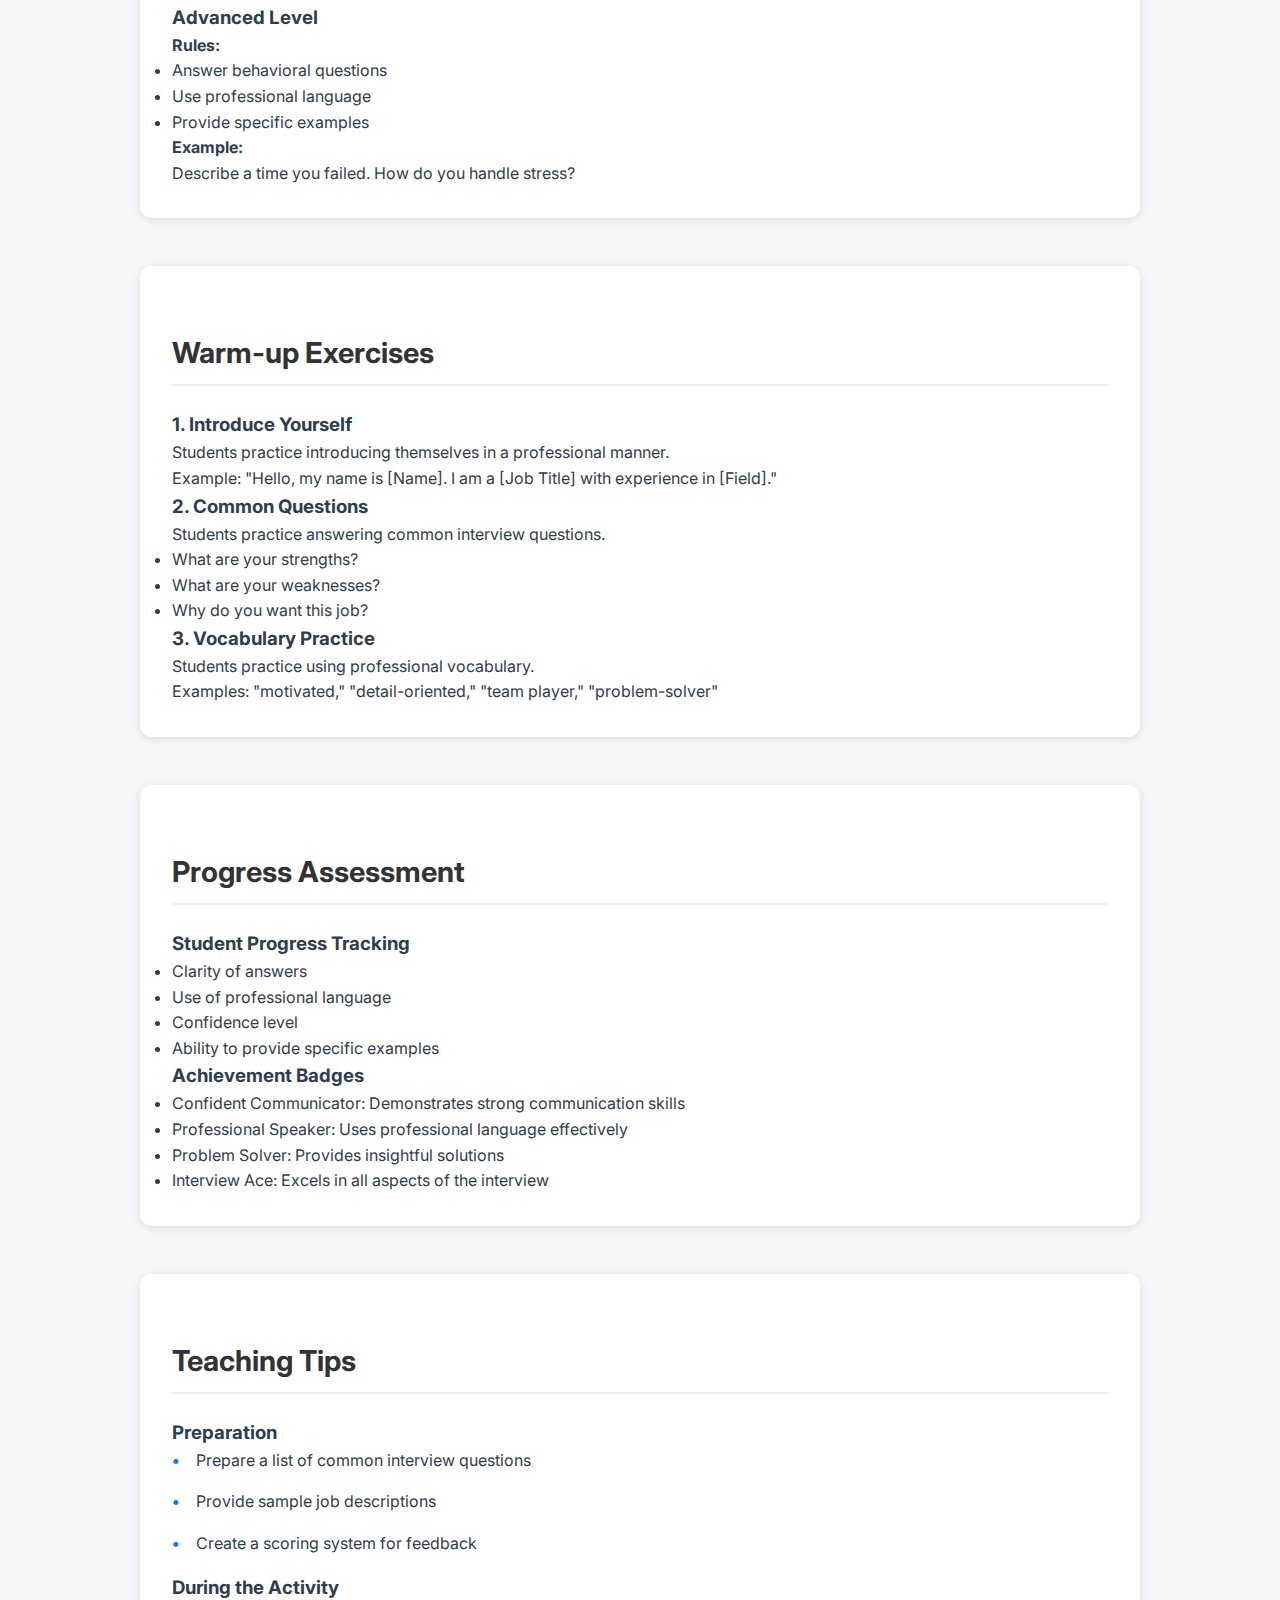
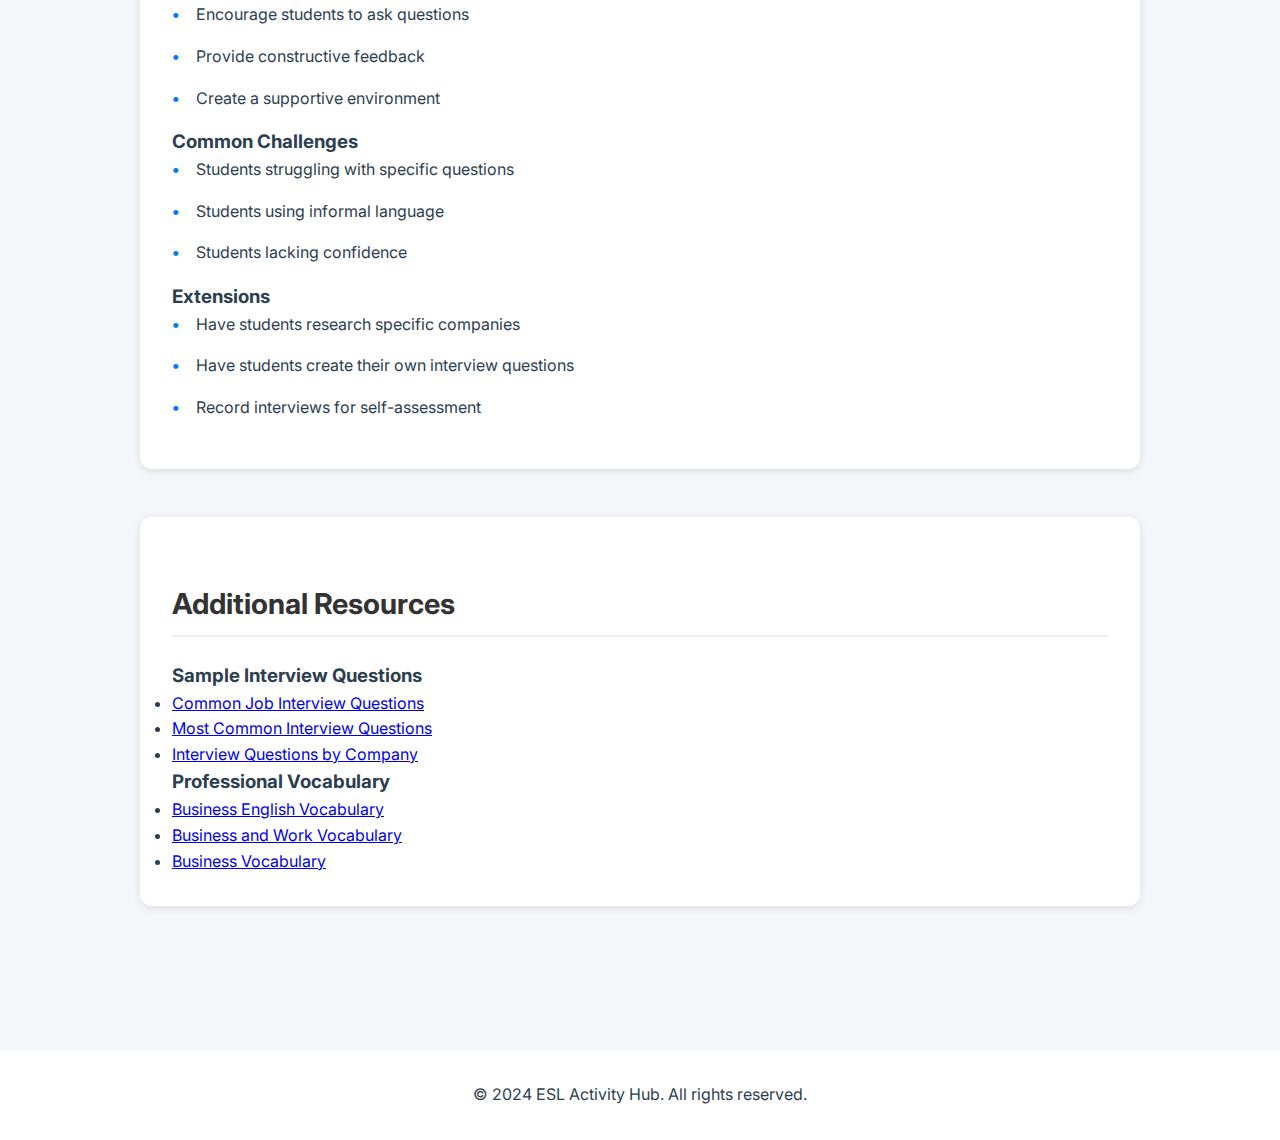
<file: activities/job-interview-simulation.html>
<!DOCTYPE html>
<html lang="en">
<head>
    <meta charset="UTF-8">
    <meta name="viewport" content="width=device-width, initial-scale=1.0">
    <title>Job Interview Simulation - ESL Activity Hub</title>
    <link rel="preconnect" href="https://fonts.googleapis.com">
    <link rel="preconnect" href="https://fonts.gstatic.com" crossorigin>
    <link href="https://fonts.googleapis.com/css2?family=Inter:wght@400;500;600;700&display=swap" rel="stylesheet">
    <link rel="stylesheet" href="../css/style.css">
    <link rel="stylesheet" href="../css/activity-page.css">
</head>
<body>
    <header>
        <nav class="container">
            <div class="logo">ESL Activity Hub</div>
            <div class="nav-links">
                <a href="../index.html">Home</a>
                <a href="../index.html#topics">Topics</a>
                <a href="../index.html#activities">Activities</a>
                <a href="../index.html#favorites">Favorites</a>
            </div>
        </nav>
    </header>

    <main class="activity-page container">
        <div class="activity-header">
            <h1>Job Interview Simulation</h1>
            <div class="activity-meta">
                <span class="tag">Teen</span>
                <span class="tag">Advanced</span>
                <span class="tag">30-40 minutes</span>
            </div>
        </div>

        <section class="activity-description">
            <h2>Overview</h2>
            <p>The Job Interview Simulation is a role-playing activity where students practice answering common job interview questions and demonstrating professional communication skills. This activity helps students prepare for real-world job interviews while improving their English proficiency.</p>
        </section>

        <section class="activity-examples">
            <h2>Example Interview Questions</h2>
            
            <div class="example-chain">
                <h3>Common Questions</h3>
                <div class="chain-sequence">
                    <div class="word-item">
                        <span class="word">Tell me about yourself.</span>
                        <br>
                        <span class="word">Why are you interested in this position?</span>
                        <br>
                        <span class="word">What are your strengths and weaknesses?</span>
                         <br>
                        <span class="word">Where do you see yourself in 5 years?</span>
                    </div>
                </div>
            </div>

            <div class="example-chain">
                <h3>Behavioral Questions</h3>
                <div class="chain-sequence">
                    <div class="word-item">
                         <span class="word">Describe a time you failed.</span>
                        <br>
                        <span class="word">Tell me about a time you had to work with a difficult person.</span>
                        <br>
                        <span class="word">How do you handle stress and pressure?</span>
                         <br>
                        <span class="word">Give an example of a time you showed leadership.</span>
                    </div>
                </div>
            </div>
        </section>

        <section class="activity-categories">
            <h2>Suggested Job Categories</h2>
            <div class="category-grid">
                <div class="category-item">
                    <h3>Technology</h3>
                    <ul>
                        <li>Software Developer</li>
                        <li>Web Designer</li>
                        <li>Data Analyst</li>
                    </ul>
                </div>
                <div class="category-item">
                    <h3>Business</h3>
                    <ul>
                        <li>Marketing Manager</li>
                        <li>Sales Representative</li>
                        <li>Project Manager</li>
                    </ul>
                </div>
                <div class="category-item">
                    <h3>Education</h3>
                    <ul>
                        <li>Teacher</li>
                        <li>Tutor</li>
                        <li>School Counselor</li>
                    </ul>
                </div>
                <div class="category-item">
                    <h3>Healthcare</h3>
                    <ul>
                        <li>Nurse</li>
                        <li>Doctor</li>
                        <li>Therapist</li>
                    </ul>
                </div>
            </div>
        </section>

        <section class="activity-variations">
            <h2>Game Variations</h2>
            <div class="variations-list">
                <div class="variation-item">
                    <h3>1. Mock Interview</h3>
                    <p>Students take turns being the interviewer and interviewee, using a set of prepared questions.</p>
                </div>
                <div class="variation-item">
                    <h3>2. Panel Interview</h3>
                    <p>Multiple students interview one student, simulating a panel interview.</p>
                </div>
                <div class="variation-item">
                    <h3>3. Speed Interview</h3>
                    <p>Students have a limited time to answer each question, simulating a fast-paced interview.</p>
                </div>
                <div class="variation-item">
                    <h3>4. Behavioral Focus</h3>
                    <p>Focus on behavioral questions, requiring students to provide specific examples from their past experiences.</p>
                </div>
                 <div class="variation-item">
                    <h3>5. Role-Play with Scenarios</h3>
                    <p>Students role-play specific job scenarios, such as handling a difficult customer or resolving a conflict.</p>
                </div>
            </div>
        </section>

        <section class="activity-scoring">
            <h2>Scoring System</h2>
            <div class="scoring-grid">
                <div class="scoring-item">
                    <h3>Basic Points</h3>
                    <ul>
                        <li>Clear and concise answers: 1 point</li>
                        <li>Use of professional language: 1 point</li>
                         <li>Demonstrates confidence: 1 point</li>
                    </ul>
                </div>
                <div class="scoring-item">
                    <h3>Bonus Points</h3>
                    <ul>
                        <li>Provides specific examples: +1 point</li>
                        <li>Asks insightful questions: +1 point</li>
                        <li>Demonstrates problem-solving skills: +1 point</li>
                    </ul>
                </div>
                <div class="scoring-item">
                    <h3>Feedback</h3>
                    <ul>
                        <li>Interviewer provides constructive feedback</li>
                        <li>Interviewee reflects on performance</li>
                    </ul>
                </div>
            </div>
        </section>

        <section class="difficulty-levels">
            <h2>Difficulty Levels</h2>
            <div class="level-grid">
                <div class="level-item beginner">
                    <h3>Beginner Level</h3>
                    <div class="level-content">
                        <h4>Rules:</h4>
                        <ul>
                            <li>Focus on basic questions</li>
                            <li>Use simple vocabulary</li>
                            <li>Provide short answers</li>
                        </ul>
                        <h4>Example:</h4>
                        <p>What is your name? Where are you from?</p>
                    </div>
                </div>
                <div class="level-item intermediate">
                    <h3>Intermediate Level</h3>
                    <div class="level-content">
                        <h4>Rules:</h4>
                        <ul>
                            <li>Answer common interview questions</li>
                            <li>Use more complex vocabulary</li>
                            <li>Provide detailed answers</li>
                        </ul>
                        <h4>Example:</h4>
                        <p>Tell me about your strengths. Why are you interested in this job?</p>
                    </div>
                </div>
                <div class="level-item advanced">
                    <h3>Advanced Level</h3>
                    <div class="level-content">
                        <h4>Rules:</h4>
                        <ul>
                            <li>Answer behavioral questions</li>
                            <li>Use professional language</li>
                            <li>Provide specific examples</li>
                        </ul>
                        <h4>Example:</h4>
                        <p>Describe a time you failed. How do you handle stress?</p>
                    </div>
                </div>
            </div>
        </section>

        <section class="activity-warmup">
            <h2>Warm-up Exercises</h2>
            <div class="warmup-grid">
                <div class="warmup-item">
                    <h3>1. Introduce Yourself</h3>
                    <p>Students practice introducing themselves in a professional manner.</p>
                    <div class="example-box">
                        <p>Example: "Hello, my name is [Name]. I am a [Job Title] with experience in [Field]."</p>
                    </div>
                </div>
                <div class="warmup-item">
                    <h3>2. Common Questions</h3>
                    <p>Students practice answering common interview questions.</p>
                    <div class="example-box">
                        <ul>
                            <li>What are your strengths?</li>
                            <li>What are your weaknesses?</li>
                            <li>Why do you want this job?</li>
                        </ul>
                    </div>
                </div>
                <div class="warmup-item">
                    <h3>3. Vocabulary Practice</h3>
                    <p>Students practice using professional vocabulary.</p>
                    <div class="example-box">
                        <p>Examples: "motivated," "detail-oriented," "team player," "problem-solver"</p>
                    </div>
                </div>
            </div>
        </section>

        <section class="activity-assessment">
            <h2>Progress Assessment</h2>
            <div class="assessment-grid">
                <div class="assessment-item">
                    <h3>Student Progress Tracking</h3>
                    <ul>
                        <li>Clarity of answers</li>
                        <li>Use of professional language</li>
                        <li>Confidence level</li>
                        <li>Ability to provide specific examples</li>
                    </ul>
                </div>
                <div class="assessment-item">
                    <h3>Achievement Badges</h3>
                    <ul>
                        <li>Confident Communicator: Demonstrates strong communication skills</li>
                        <li>Professional Speaker: Uses professional language effectively</li>
                        <li>Problem Solver: Provides insightful solutions</li>
                        <li>Interview Ace: Excels in all aspects of the interview</li>
                    </ul>
                </div>
            </div>
        </section>

        <section class="activity-tips">
            <h2>Teaching Tips</h2>
            <div class="tips-grid">
                <div class="tip-item">
                    <h3>Preparation</h3>
                    <ul>
                        <li>Prepare a list of common interview questions</li>
                        <li>Provide sample job descriptions</li>
                        <li>Create a scoring system for feedback</li>
                    </ul>
                </div>
                <div class="tip-item">
                    <h3>During the Activity</h3>
                    <ul>
                        <li>Encourage students to ask questions</li>
                        <li>Provide constructive feedback</li>
                        <li>Create a supportive environment</li>
                    </ul>
                </div>
                <div class="tip-item">
                    <h3>Common Challenges</h3>
                    <ul>
                        <li>Students struggling with specific questions</li>
                        <li>Students using informal language</li>
                        <li>Students lacking confidence</li>
                    </ul>
                </div>
                <div class="tip-item">
                    <h3>Extensions</h3>
                    <ul>
                        <li>Have students research specific companies</li>
                        <li>Have students create their own interview questions</li>
                        <li>Record interviews for self-assessment</li>
                    </ul>
                </div>
            </div>
        </section>

        <section class="activity-resources">
            <h2>Additional Resources</h2>
            <div class="resources-list">
                 <div class="resource-item">
                    <h3>Sample Interview Questions</h3>
                    <ul>
                        <li><a href="https://www.thebalancecareers.com/common-job-interview-questions-2061206">Common Job Interview Questions</a></li>
                        <li><a href="https://www.indeed.com/career-advice/interviewing/most-common-interview-questions">Most Common Interview Questions</a></li>
                        <li><a href="https://www.glassdoor.com/blog/interview-questions/">Interview Questions by Company</a></li>
                    </ul>
                </div>
                <div class="resource-item">
                    <h3>Professional Vocabulary</h3>
                    <ul>
                         <li><a href="https://www.ef.com/wwen/english-resources/english-vocabulary/business-english/">Business English Vocabulary</a></li>
                        <li><a href="https://www.oxfordlearnersdictionaries.com/topic/business-and-work_1">Business and Work Vocabulary</a></li>
                        <li><a href="https://www.englishclub.com/vocabulary/business.htm">Business Vocabulary</a></li>
                    </ul>
                </div>
            </div>
        </section>
    </main>

    <footer>
        <div class="container">
            <p>&copy; 2024 ESL Activity Hub. All rights reserved.</p>
        </div>
    </footer>
</body>
</html>
</file>
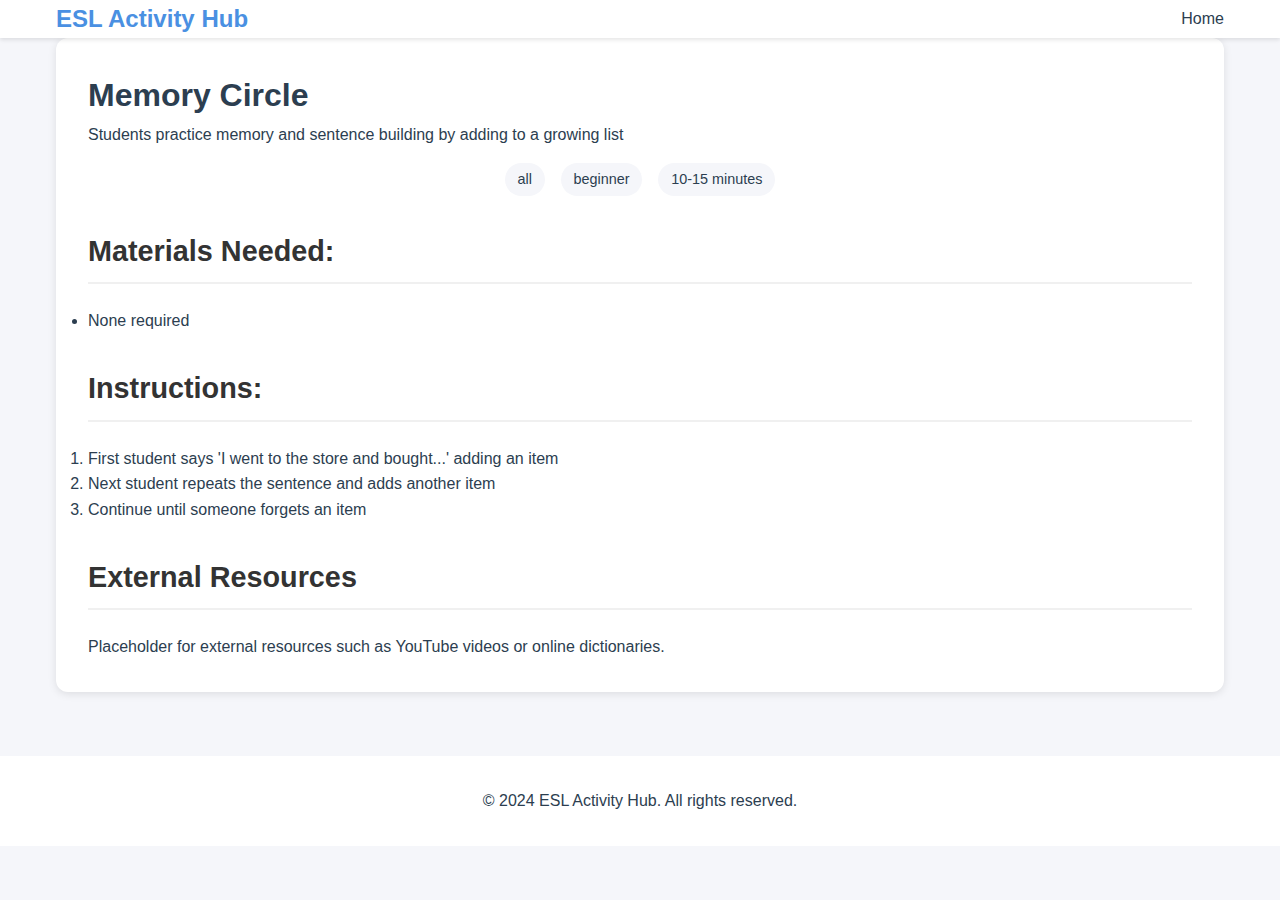
<file: activities/memory-circle.html>
<!DOCTYPE html>
<html lang="en">
<head>
    <meta charset="UTF-8">
    <meta name="viewport" content="width=device-width, initial-scale=1.0">
    <title>Memory Circle - ESL Activity Hub</title>
    <link rel="stylesheet" href="../css/style.css">
    <link rel="stylesheet" href="../css/activity-page.css">
</head>
<body>
    <header>
        <nav class="container">
            <div class="logo">ESL Activity Hub</div>
            <div class="nav-links">
                <a href="../index.html">Home</a>
            </div>
        </nav>
    </header>
    <main class="container">
        <section class="activity-details">
            <h1>Memory Circle</h1>
            <p>Students practice memory and sentence building by adding to a growing list</p>
            <div class="activity-meta">
                <span class="age-group">all</span>
                <span class="difficulty">beginner</span>
                <span class="duration">10-15 minutes</span>
            </div>
            <div class="activity-content">
                <h2>Materials Needed:</h2>
                <ul>
                    <li>None required</li>
                </ul>
                <h2>Instructions:</h2>
                <ol>
                    <li>First student says 'I went to the store and bought...' adding an item</li>
                    <li>Next student repeats the sentence and adds another item</li>
                    <li>Continue until someone forgets an item</li>
                </ol>
            </div>
            <div class="external-resources">
                <h2>External Resources</h2>
                <p>Placeholder for external resources such as YouTube videos or online dictionaries.</p>
            </div>
        </section>
    </main>
    <footer>
        <div class="container">
            <p>&copy; 2024 ESL Activity Hub. All rights reserved.</p>
        </div>
    </footer>
</body>
</html>
</file>
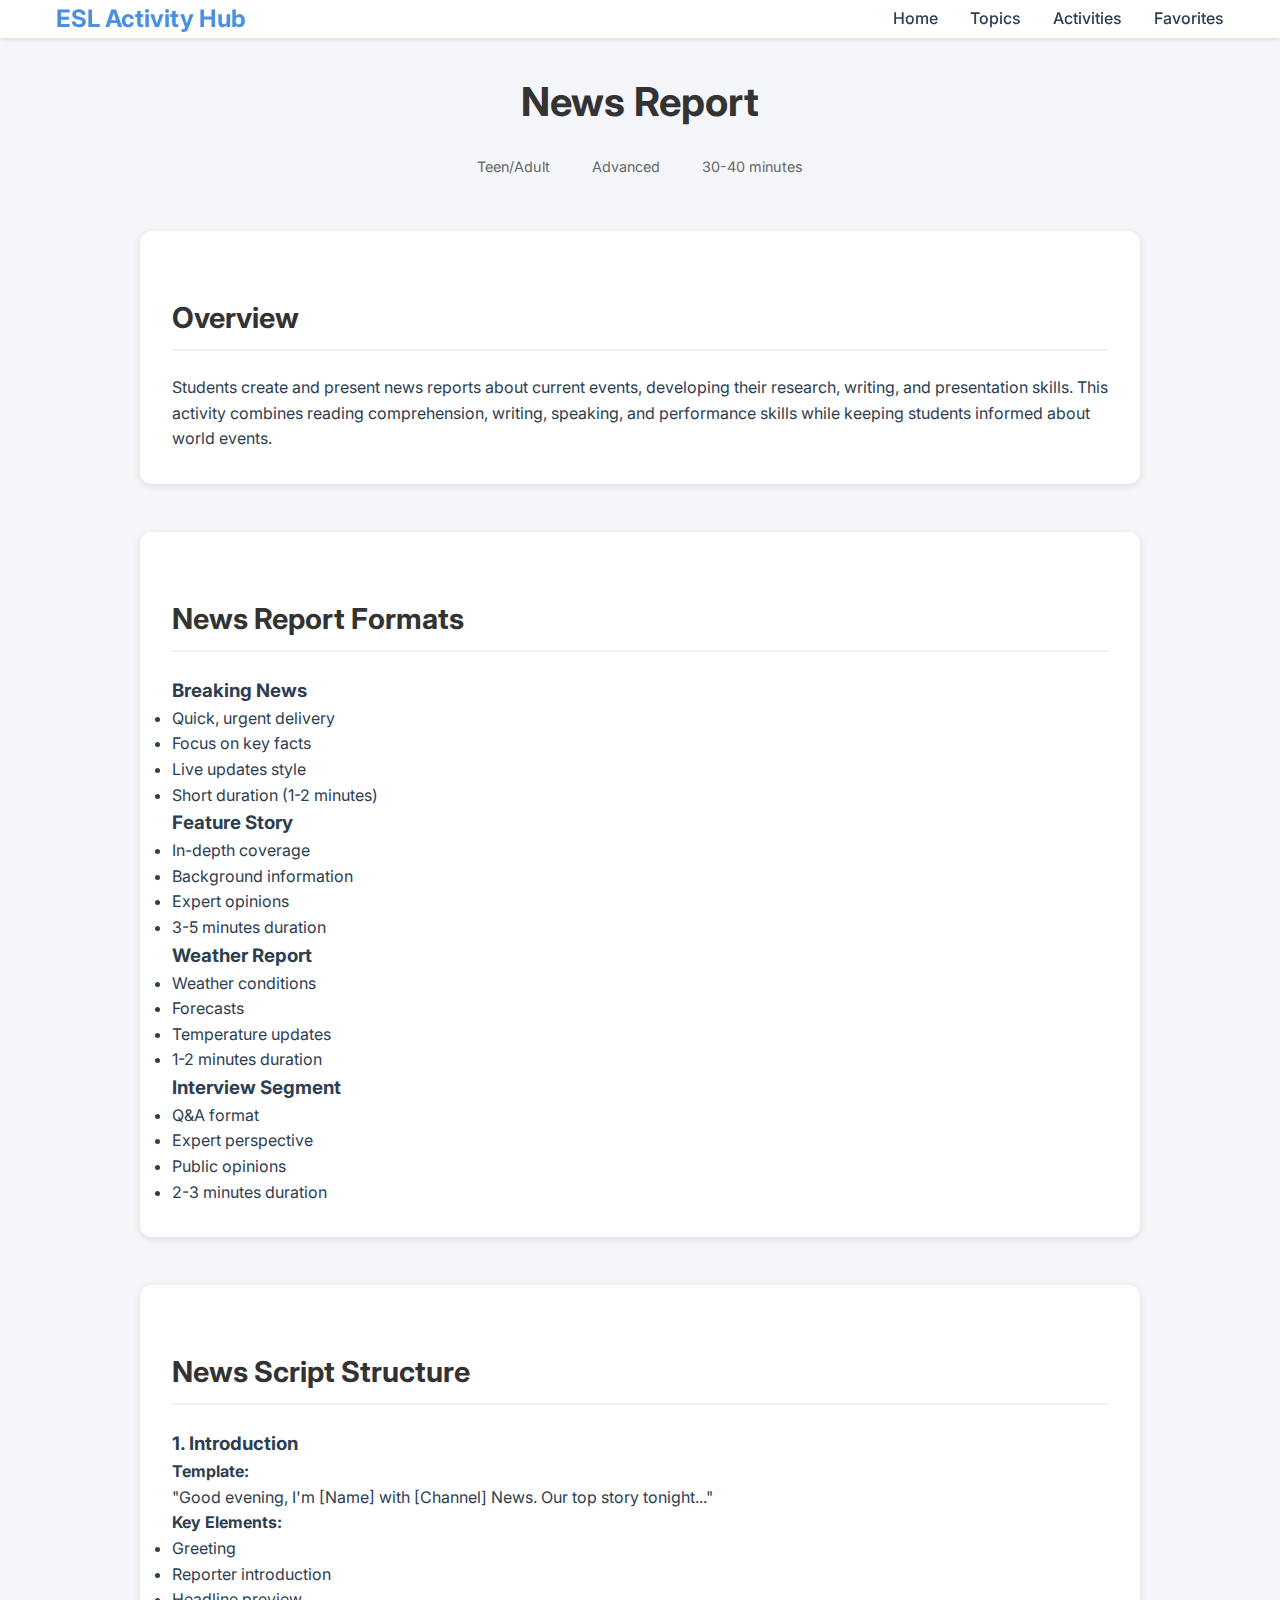
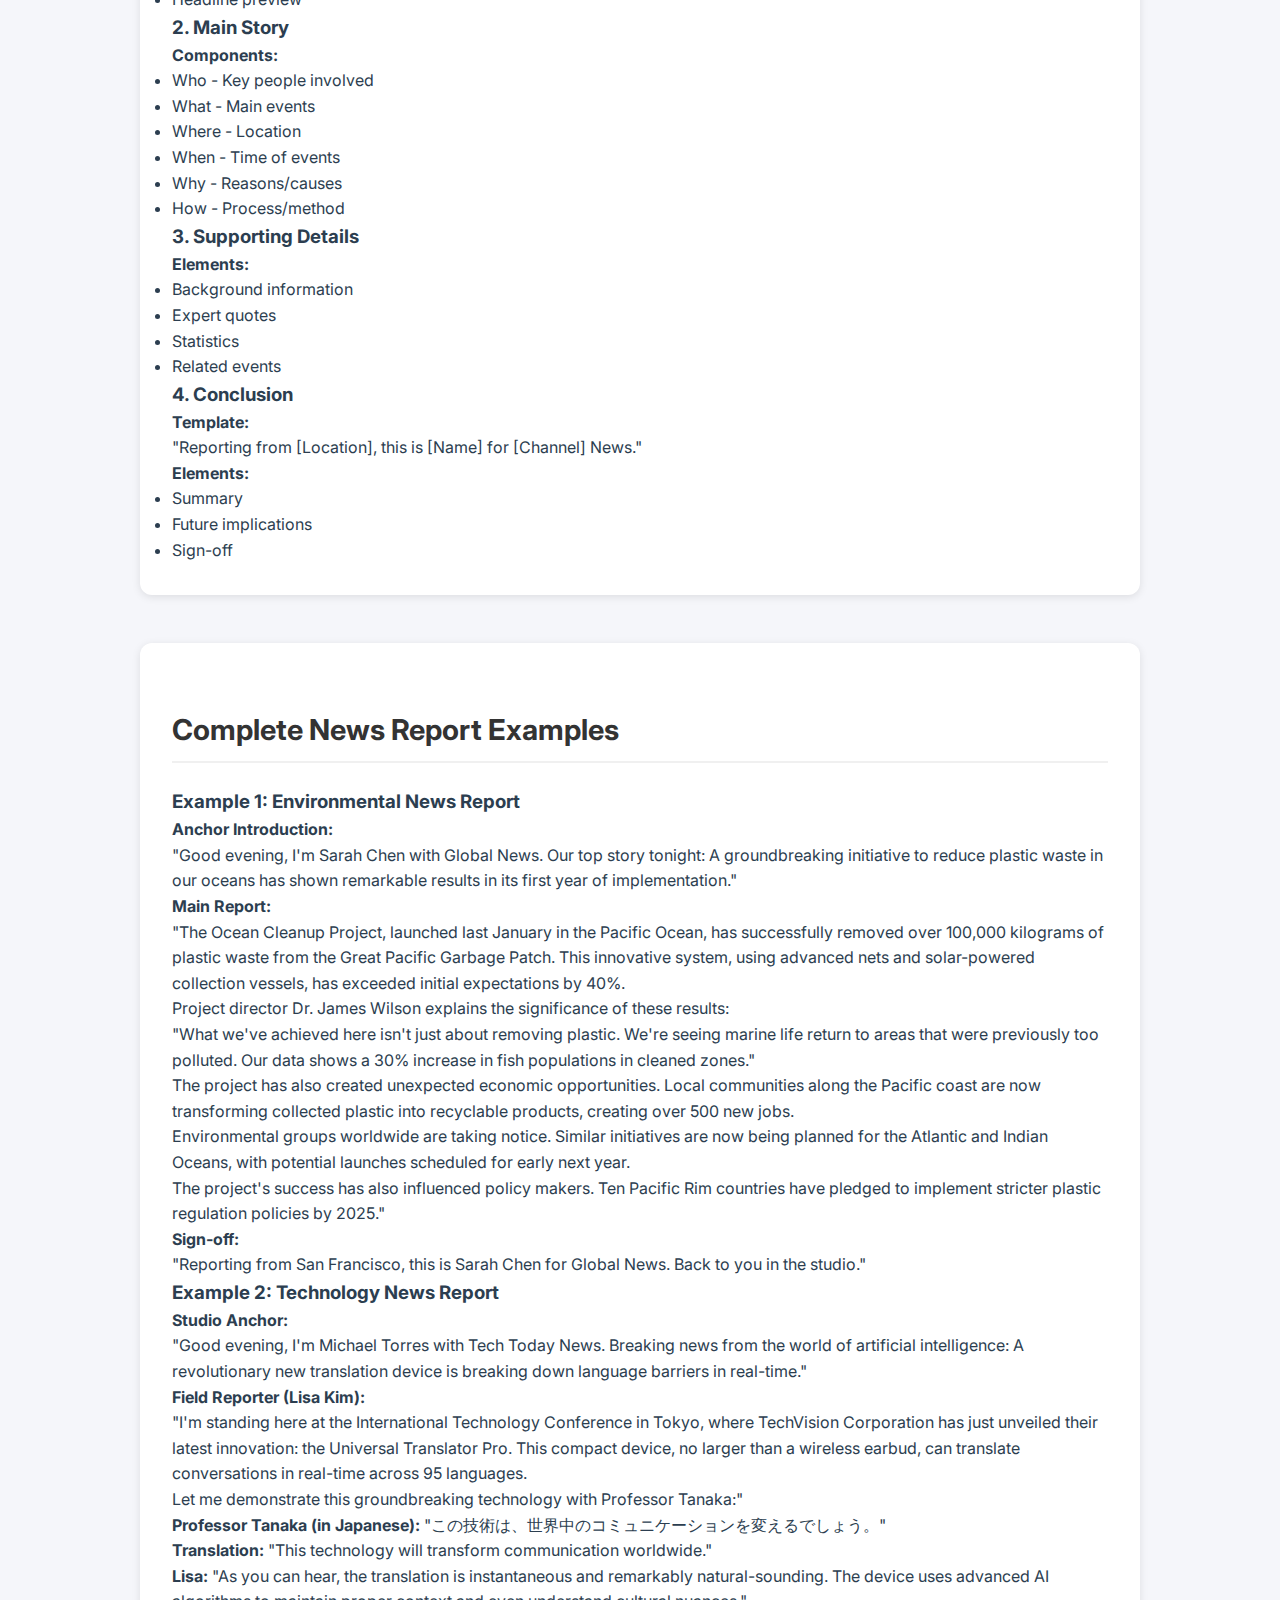
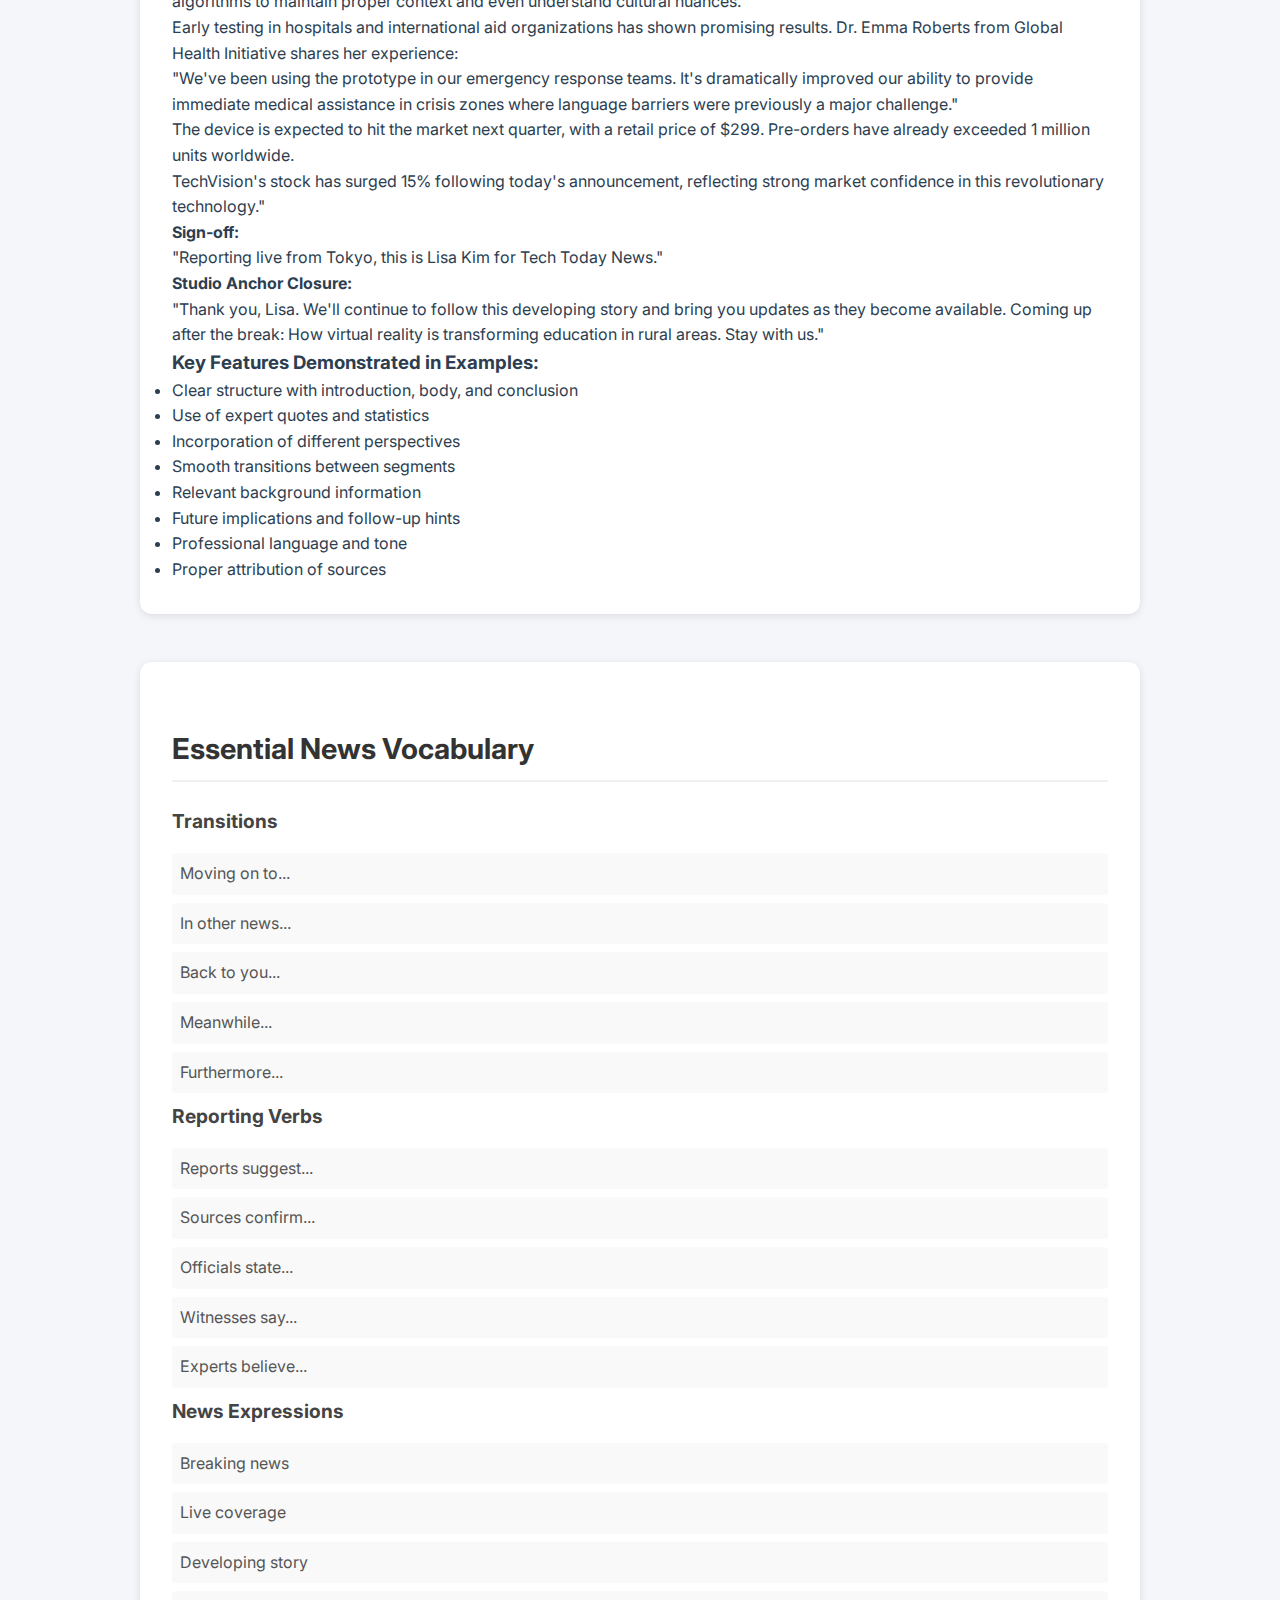
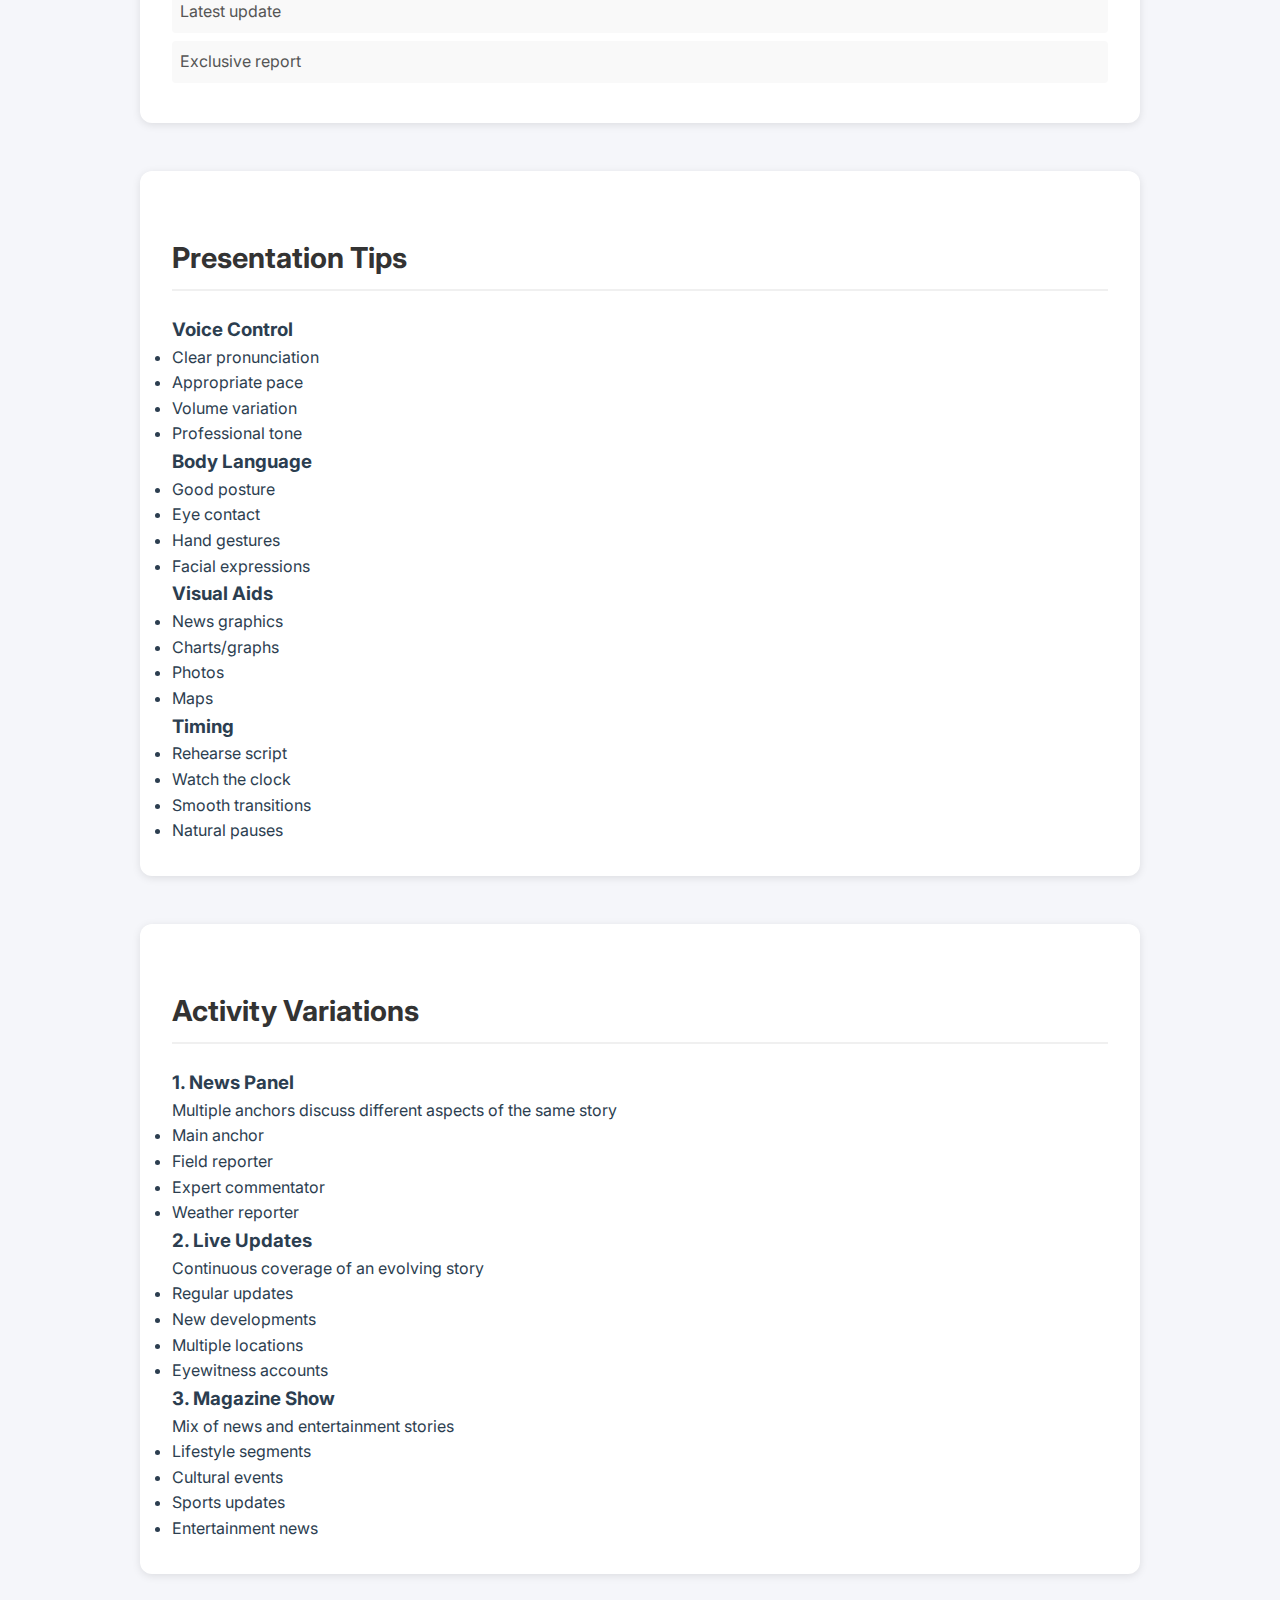
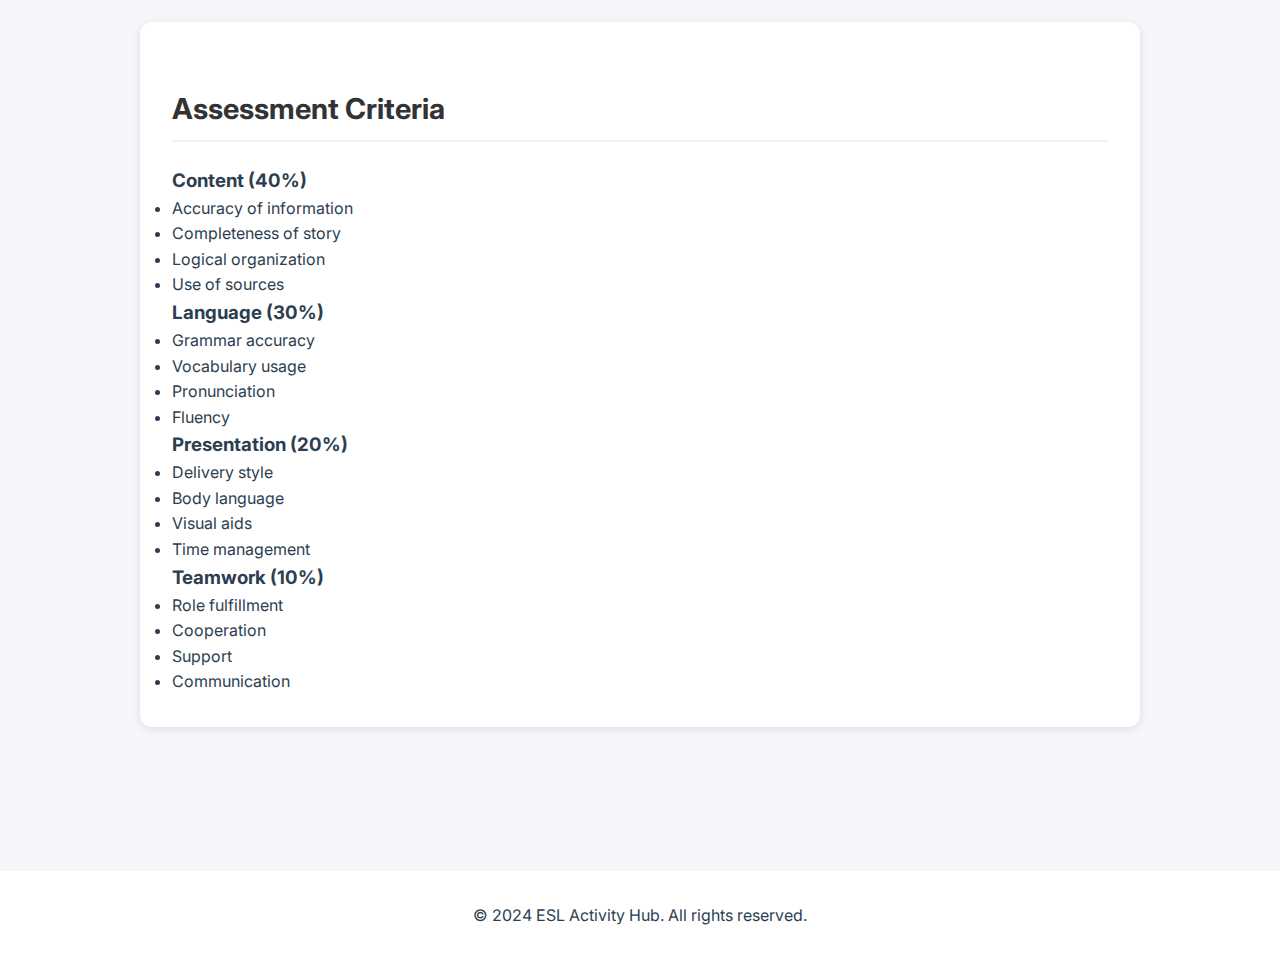
<file: activities/news-report.html>
<!DOCTYPE html>
<html lang="en">
<head>
    <meta charset="UTF-8">
    <meta name="viewport" content="width=device-width, initial-scale=1.0">
    <title>News Report - ESL Activity Hub</title>
    <link rel="preconnect" href="https://fonts.googleapis.com">
    <link rel="preconnect" href="https://fonts.gstatic.com" crossorigin>
    <link href="https://fonts.googleapis.com/css2?family=Inter:wght@400;500;600;700&display=swap" rel="stylesheet">
    <link rel="stylesheet" href="../css/style.css">
    <link rel="stylesheet" href="../css/activity-page.css">
</head>
<body>
    <header>
        <nav class="container">
            <div class="logo">ESL Activity Hub</div>
            <div class="nav-links">
                <a href="../index.html">Home</a>
                <a href="../index.html#topics">Topics</a>
                <a href="../index.html#activities">Activities</a>
                <a href="../index.html#favorites">Favorites</a>
            </div>
        </nav>
    </header>

    <main class="activity-page container">
        <div class="activity-header">
            <h1>News Report</h1>
            <div class="activity-meta">
                <span class="tag">Teen/Adult</span>
                <span class="tag">Advanced</span>
                <span class="tag">30-40 minutes</span>
            </div>
        </div>

        <section class="activity-description">
            <h2>Overview</h2>
            <p>Students create and present news reports about current events, developing their research, writing, and presentation skills. This activity combines reading comprehension, writing, speaking, and performance skills while keeping students informed about world events.</p>
        </section>

        <section class="news-formats">
            <h2>News Report Formats</h2>
            <div class="format-grid">
                <div class="format-item">
                    <h3>Breaking News</h3>
                    <ul>
                        <li>Quick, urgent delivery</li>
                        <li>Focus on key facts</li>
                        <li>Live updates style</li>
                        <li>Short duration (1-2 minutes)</li>
                    </ul>
                </div>
                <div class="format-item">
                    <h3>Feature Story</h3>
                    <ul>
                        <li>In-depth coverage</li>
                        <li>Background information</li>
                        <li>Expert opinions</li>
                        <li>3-5 minutes duration</li>
                    </ul>
                </div>
                <div class="format-item">
                    <h3>Weather Report</h3>
                    <ul>
                        <li>Weather conditions</li>
                        <li>Forecasts</li>
                        <li>Temperature updates</li>
                        <li>1-2 minutes duration</li>
                    </ul>
                </div>
                <div class="format-item">
                    <h3>Interview Segment</h3>
                    <ul>
                        <li>Q&A format</li>
                        <li>Expert perspective</li>
                        <li>Public opinions</li>
                        <li>2-3 minutes duration</li>
                    </ul>
                </div>
            </div>
        </section>

        <section class="script-structure">
            <h2>News Script Structure</h2>
            <div class="structure-grid">
                <div class="structure-item">
                    <h3>1. Introduction</h3>
                    <div class="example-box">
                        <h4>Template:</h4>
                        <p>"Good evening, I'm [Name] with [Channel] News. Our top story tonight..."</p>
                        <h4>Key Elements:</h4>
                        <ul>
                            <li>Greeting</li>
                            <li>Reporter introduction</li>
                            <li>Headline preview</li>
                        </ul>
                    </div>
                </div>
                <div class="structure-item">
                    <h3>2. Main Story</h3>
                    <div class="example-box">
                        <h4>Components:</h4>
                        <ul>
                            <li>Who - Key people involved</li>
                            <li>What - Main events</li>
                            <li>Where - Location</li>
                            <li>When - Time of events</li>
                            <li>Why - Reasons/causes</li>
                            <li>How - Process/method</li>
                        </ul>
                    </div>
                </div>
                <div class="structure-item">
                    <h3>3. Supporting Details</h3>
                    <div class="example-box">
                        <h4>Elements:</h4>
                        <ul>
                            <li>Background information</li>
                            <li>Expert quotes</li>
                            <li>Statistics</li>
                            <li>Related events</li>
                        </ul>
                    </div>
                </div>
                <div class="structure-item">
                    <h3>4. Conclusion</h3>
                    <div class="example-box">
                        <h4>Template:</h4>
                        <p>"Reporting from [Location], this is [Name] for [Channel] News."</p>
                        <h4>Elements:</h4>
                        <ul>
                            <li>Summary</li>
                            <li>Future implications</li>
                            <li>Sign-off</li>
                        </ul>
                    </div>
                </div>
            </div>
        </section>

        <section class="complete-examples">
            <h2>Complete News Report Examples</h2>
            
            <div class="example-report environmental">
                <h3>Example 1: Environmental News Report</h3>
                <div class="report-content">
                    <div class="anchor-intro">
                        <h4>Anchor Introduction:</h4>
                        <p>"Good evening, I'm Sarah Chen with Global News. Our top story tonight: A groundbreaking initiative to reduce plastic waste in our oceans has shown remarkable results in its first year of implementation."</p>
                    </div>

                    <div class="main-report">
                        <h4>Main Report:</h4>
                        <p>"The Ocean Cleanup Project, launched last January in the Pacific Ocean, has successfully removed over 100,000 kilograms of plastic waste from the Great Pacific Garbage Patch. This innovative system, using advanced nets and solar-powered collection vessels, has exceeded initial expectations by 40%.</p>
                        
                        <p>Project director Dr. James Wilson explains the significance of these results:</p>
                        
                        <blockquote>"What we've achieved here isn't just about removing plastic. We're seeing marine life return to areas that were previously too polluted. Our data shows a 30% increase in fish populations in cleaned zones."</blockquote>
                        
                        <p>The project has also created unexpected economic opportunities. Local communities along the Pacific coast are now transforming collected plastic into recyclable products, creating over 500 new jobs.</p>
                        
                        <p>Environmental groups worldwide are taking notice. Similar initiatives are now being planned for the Atlantic and Indian Oceans, with potential launches scheduled for early next year.</p>
                        
                        <p>The project's success has also influenced policy makers. Ten Pacific Rim countries have pledged to implement stricter plastic regulation policies by 2025."</p>
                    </div>

                    <div class="conclusion">
                        <h4>Sign-off:</h4>
                        <p>"Reporting from San Francisco, this is Sarah Chen for Global News. Back to you in the studio."</p>
                    </div>
                </div>
            </div>

            <div class="example-report technology">
                <h3>Example 2: Technology News Report</h3>
                <div class="report-content">
                    <div class="anchor-intro">
                        <h4>Studio Anchor:</h4>
                        <p>"Good evening, I'm Michael Torres with Tech Today News. Breaking news from the world of artificial intelligence: A revolutionary new translation device is breaking down language barriers in real-time."</p>
                    </div>

                    <div class="main-report">
                        <h4>Field Reporter (Lisa Kim):</h4>
                        <p>"I'm standing here at the International Technology Conference in Tokyo, where TechVision Corporation has just unveiled their latest innovation: the Universal Translator Pro. This compact device, no larger than a wireless earbud, can translate conversations in real-time across 95 languages.</p>
                        
                        <p>Let me demonstrate this groundbreaking technology with Professor Tanaka:"</p>
                        
                        <div class="interview-segment">
                            <p><strong>Professor Tanaka (in Japanese):</strong> "この技術は、世界中のコミュニケーションを変えるでしょう。"</p>
                            <p><strong>Translation:</strong> "This technology will transform communication worldwide."</p>
                            
                            <p><strong>Lisa:</strong> "As you can hear, the translation is instantaneous and remarkably natural-sounding. The device uses advanced AI algorithms to maintain proper context and even understand cultural nuances."</p>
                        </div>
                        
                        <p>Early testing in hospitals and international aid organizations has shown promising results. Dr. Emma Roberts from Global Health Initiative shares her experience:</p>
                        
                        <blockquote>"We've been using the prototype in our emergency response teams. It's dramatically improved our ability to provide immediate medical assistance in crisis zones where language barriers were previously a major challenge."</blockquote>
                        
                        <p>The device is expected to hit the market next quarter, with a retail price of $299. Pre-orders have already exceeded 1 million units worldwide.</p>
                        
                        <p>TechVision's stock has surged 15% following today's announcement, reflecting strong market confidence in this revolutionary technology."</p>
                    </div>

                    <div class="conclusion">
                        <h4>Sign-off:</h4>
                        <p>"Reporting live from Tokyo, this is Lisa Kim for Tech Today News."</p>
                    </div>

                    <div class="studio-closure">
                        <h4>Studio Anchor Closure:</h4>
                        <p>"Thank you, Lisa. We'll continue to follow this developing story and bring you updates as they become available. Coming up after the break: How virtual reality is transforming education in rural areas. Stay with us."</p>
                    </div>
                </div>
            </div>

            <div class="example-tips">
                <h3>Key Features Demonstrated in Examples:</h3>
                <ul>
                    <li>Clear structure with introduction, body, and conclusion</li>
                    <li>Use of expert quotes and statistics</li>
                    <li>Incorporation of different perspectives</li>
                    <li>Smooth transitions between segments</li>
                    <li>Relevant background information</li>
                    <li>Future implications and follow-up hints</li>
                    <li>Professional language and tone</li>
                    <li>Proper attribution of sources</li>
                </ul>
            </div>
        </section>

        <section class="news-vocabulary">
            <h2>Essential News Vocabulary</h2>
            <div class="vocab-grid">
                <div class="vocab-category">
                    <h3>Transitions</h3>
                    <ul>
                        <li>Moving on to...</li>
                        <li>In other news...</li>
                        <li>Back to you...</li>
                        <li>Meanwhile...</li>
                        <li>Furthermore...</li>
                    </ul>
                </div>
                <div class="vocab-category">
                    <h3>Reporting Verbs</h3>
                    <ul>
                        <li>Reports suggest...</li>
                        <li>Sources confirm...</li>
                        <li>Officials state...</li>
                        <li>Witnesses say...</li>
                        <li>Experts believe...</li>
                    </ul>
                </div>
                <div class="vocab-category">
                    <h3>News Expressions</h3>
                    <ul>
                        <li>Breaking news</li>
                        <li>Live coverage</li>
                        <li>Developing story</li>
                        <li>Latest update</li>
                        <li>Exclusive report</li>
                    </ul>
                </div>
            </div>
        </section>

        <section class="presentation-tips">
            <h2>Presentation Tips</h2>
            <div class="tips-grid">
                <div class="tip-item">
                    <h3>Voice Control</h3>
                    <ul>
                        <li>Clear pronunciation</li>
                        <li>Appropriate pace</li>
                        <li>Volume variation</li>
                        <li>Professional tone</li>
                    </ul>
                </div>
                <div class="tip-item">
                    <h3>Body Language</h3>
                    <ul>
                        <li>Good posture</li>
                        <li>Eye contact</li>
                        <li>Hand gestures</li>
                        <li>Facial expressions</li>
                    </ul>
                </div>
                <div class="tip-item">
                    <h3>Visual Aids</h3>
                    <ul>
                        <li>News graphics</li>
                        <li>Charts/graphs</li>
                        <li>Photos</li>
                        <li>Maps</li>
                    </ul>
                </div>
                <div class="tip-item">
                    <h3>Timing</h3>
                    <ul>
                        <li>Rehearse script</li>
                        <li>Watch the clock</li>
                        <li>Smooth transitions</li>
                        <li>Natural pauses</li>
                    </ul>
                </div>
            </div>
        </section>

        <section class="activity-variations">
            <h2>Activity Variations</h2>
            <div class="variations-grid">
                <div class="variation-item">
                    <h3>1. News Panel</h3>
                    <p>Multiple anchors discuss different aspects of the same story</p>
                    <ul>
                        <li>Main anchor</li>
                        <li>Field reporter</li>
                        <li>Expert commentator</li>
                        <li>Weather reporter</li>
                    </ul>
                </div>
                <div class="variation-item">
                    <h3>2. Live Updates</h3>
                    <p>Continuous coverage of an evolving story</p>
                    <ul>
                        <li>Regular updates</li>
                        <li>New developments</li>
                        <li>Multiple locations</li>
                        <li>Eyewitness accounts</li>
                    </ul>
                </div>
                <div class="variation-item">
                    <h3>3. Magazine Show</h3>
                    <p>Mix of news and entertainment stories</p>
                    <ul>
                        <li>Lifestyle segments</li>
                        <li>Cultural events</li>
                        <li>Sports updates</li>
                        <li>Entertainment news</li>
                    </ul>
                </div>
            </div>
        </section>

        <section class="assessment-criteria">
            <h2>Assessment Criteria</h2>
            <div class="criteria-grid">
                <div class="criteria-item">
                    <h3>Content (40%)</h3>
                    <ul>
                        <li>Accuracy of information</li>
                        <li>Completeness of story</li>
                        <li>Logical organization</li>
                        <li>Use of sources</li>
                    </ul>
                </div>
                <div class="criteria-item">
                    <h3>Language (30%)</h3>
                    <ul>
                        <li>Grammar accuracy</li>
                        <li>Vocabulary usage</li>
                        <li>Pronunciation</li>
                        <li>Fluency</li>
                    </ul>
                </div>
                <div class="criteria-item">
                    <h3>Presentation (20%)</h3>
                    <ul>
                        <li>Delivery style</li>
                        <li>Body language</li>
                        <li>Visual aids</li>
                        <li>Time management</li>
                    </ul>
                </div>
                <div class="criteria-item">
                    <h3>Teamwork (10%)</h3>
                    <ul>
                        <li>Role fulfillment</li>
                        <li>Cooperation</li>
                        <li>Support</li>
                        <li>Communication</li>
                    </ul>
                </div>
            </div>
        </section>
    </main>

    <footer>
        <div class="container">
            <p>&copy; 2024 ESL Activity Hub. All rights reserved.</p>
        </div>
    </footer>
</body>
</html>
</file>
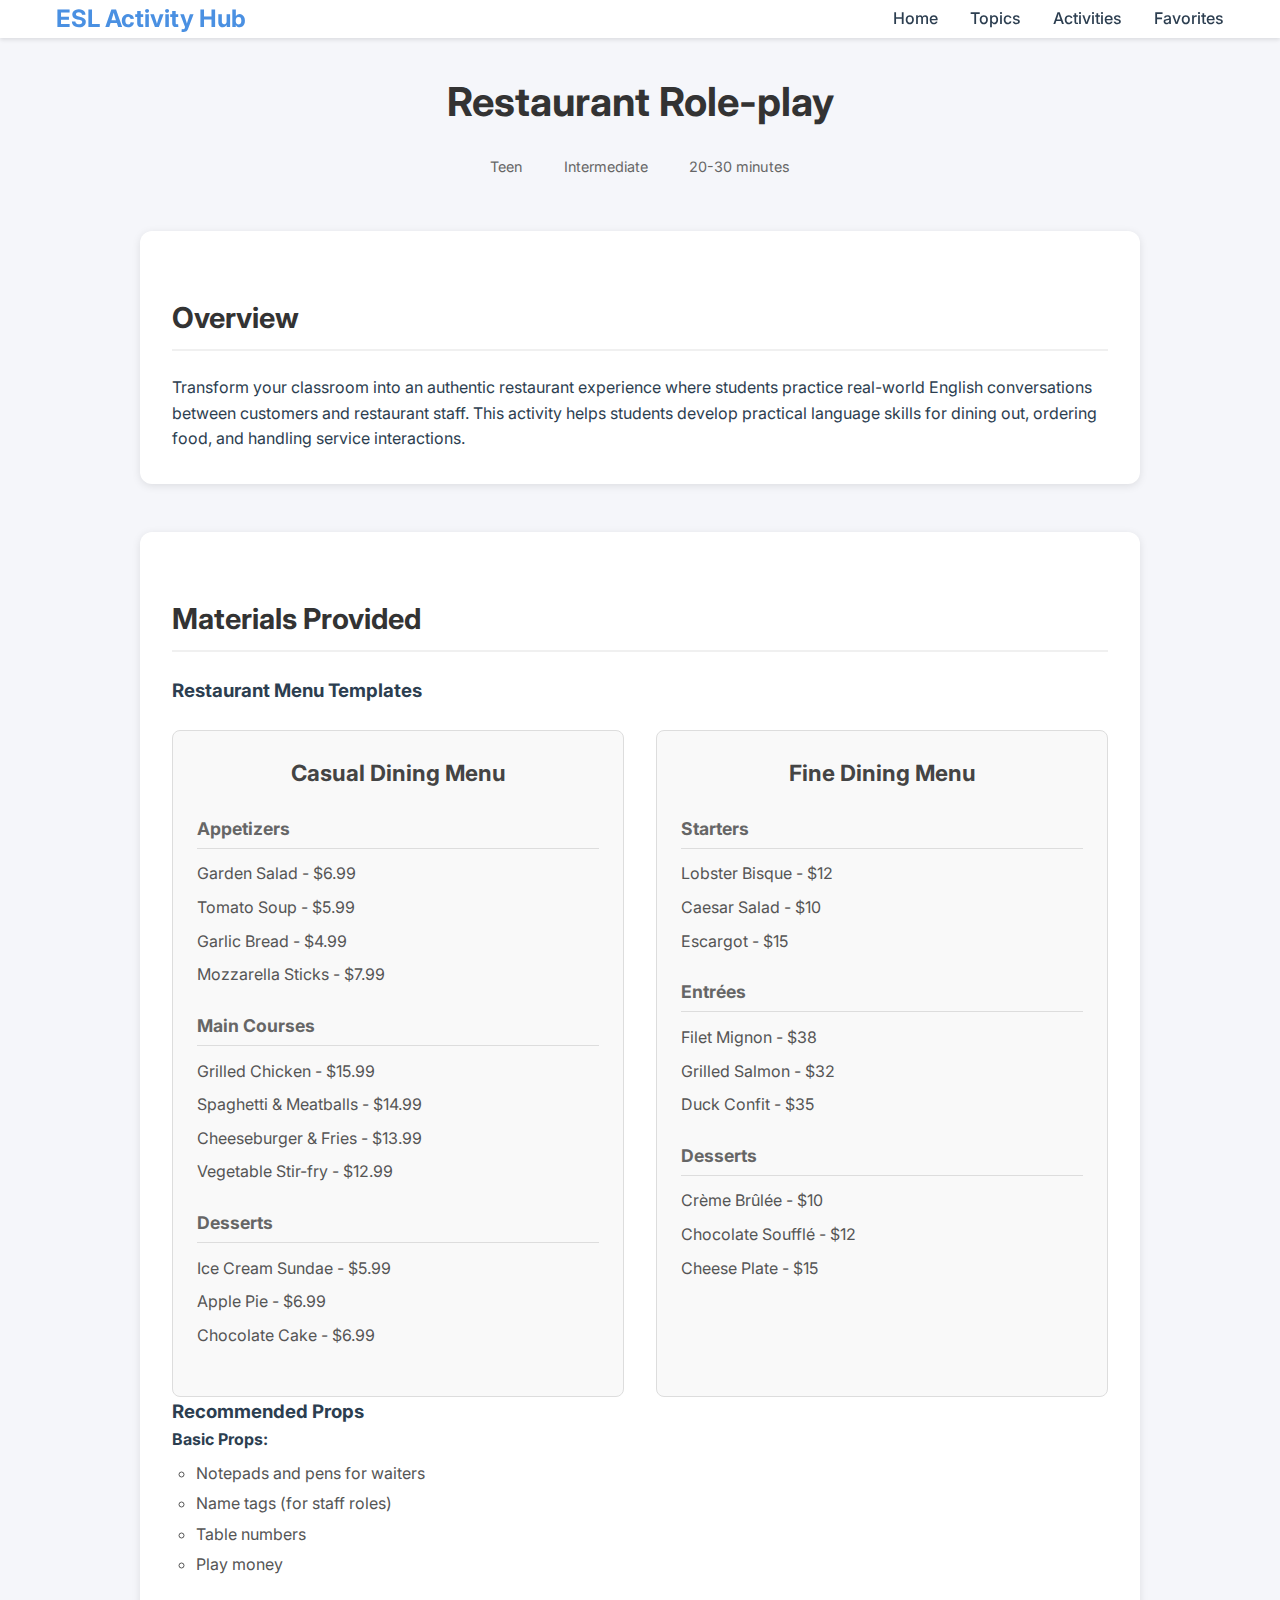
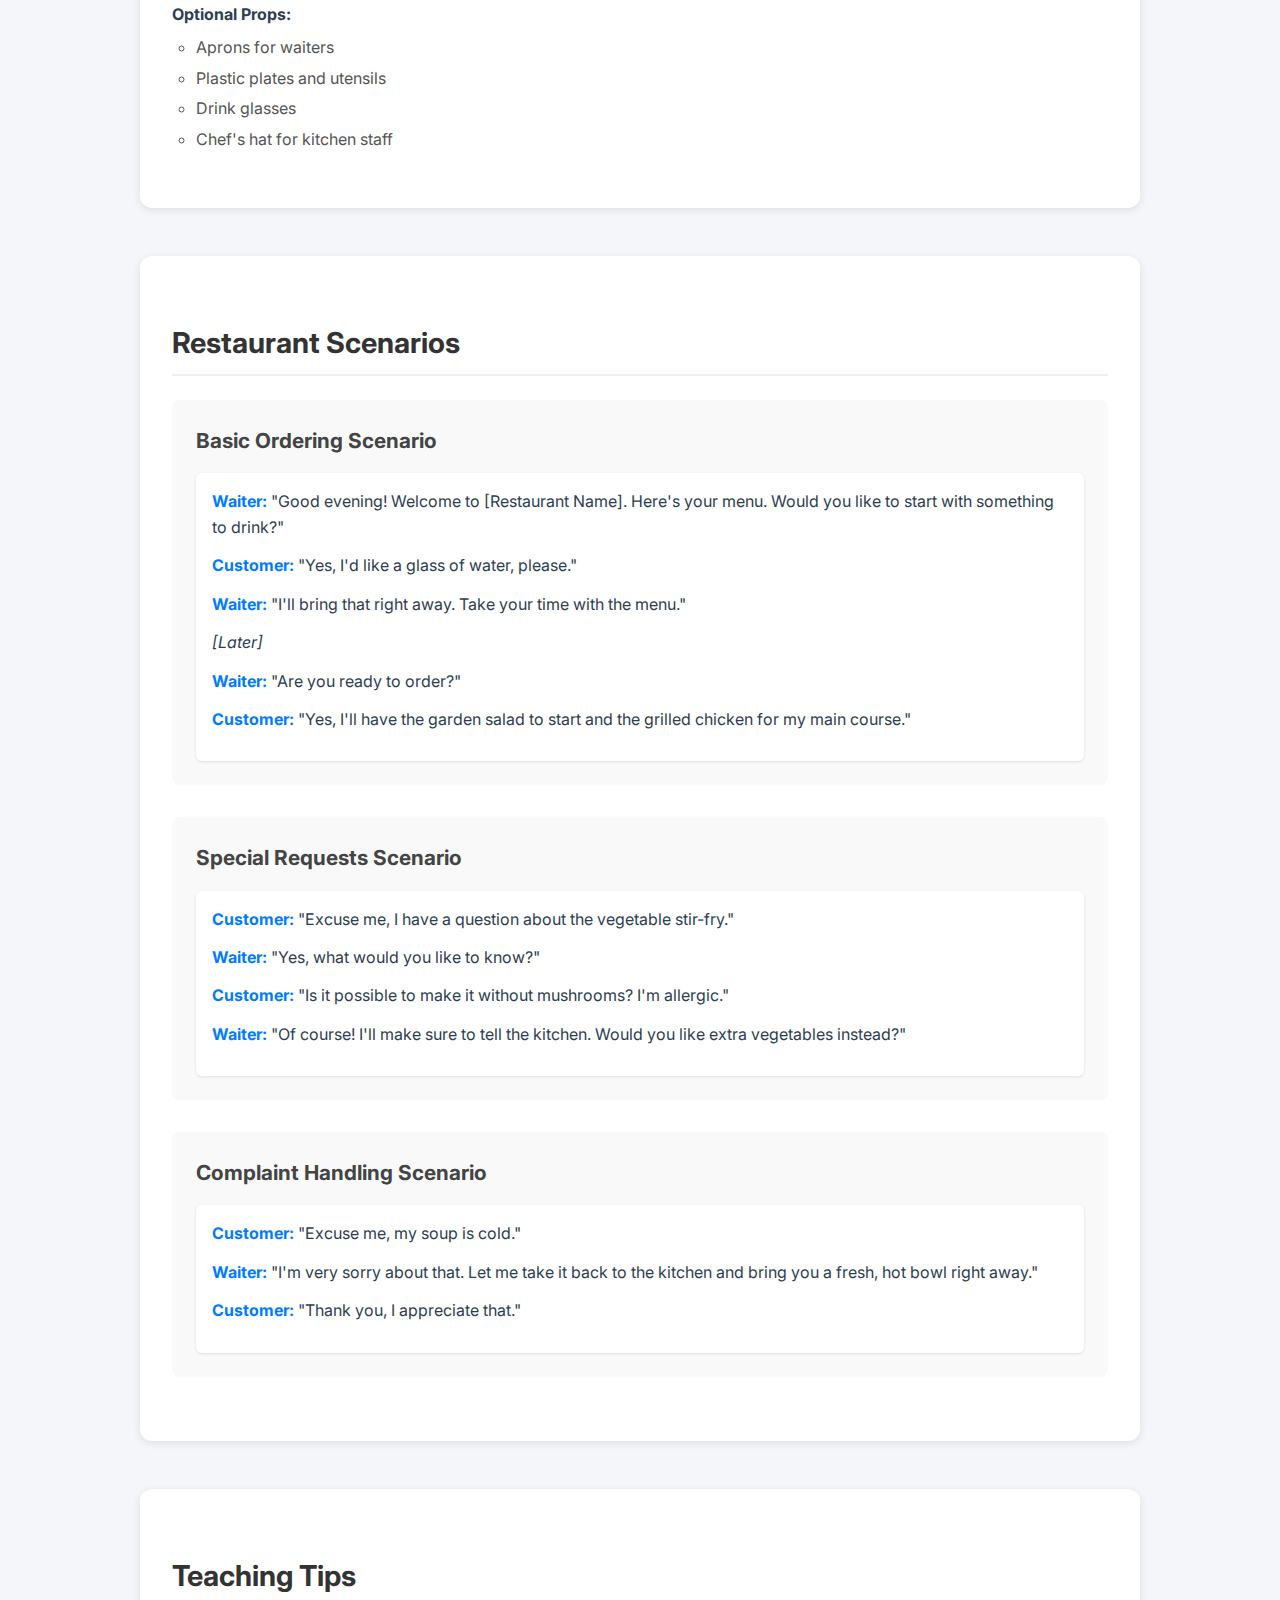
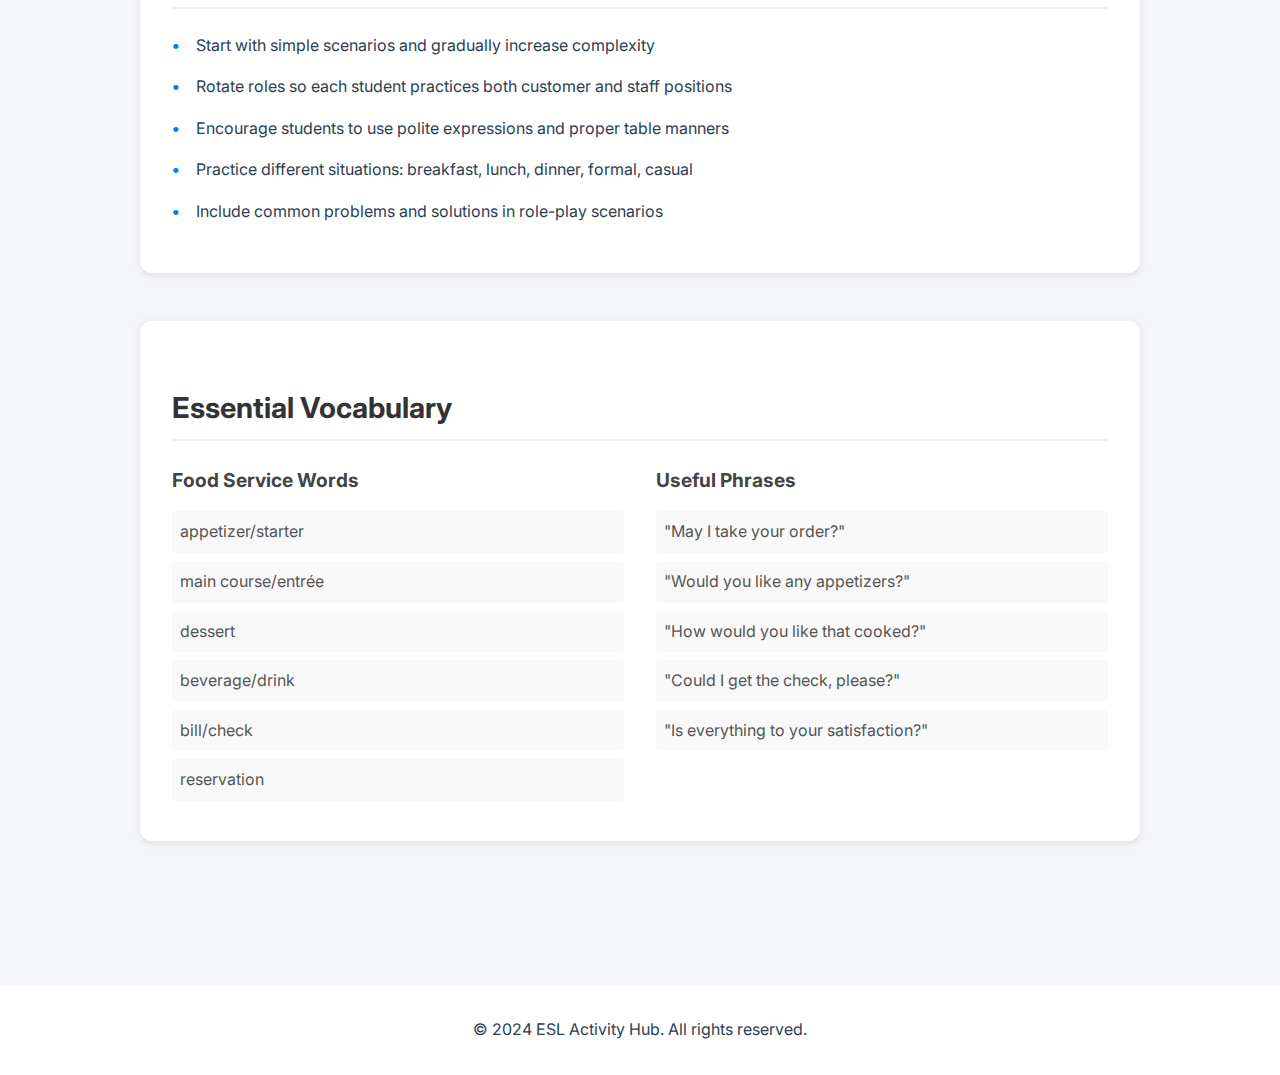
<file: activities/restaurant-role-play.html>
<!DOCTYPE html>
<html lang="en">
<head>
    <meta charset="UTF-8">
    <meta name="viewport" content="width=device-width, initial-scale=1.0">
    <title>Restaurant Role-play - ESL Activity Hub</title>
    <link rel="preconnect" href="https://fonts.googleapis.com">
    <link rel="preconnect" href="https://fonts.gstatic.com" crossorigin>
    <link href="https://fonts.googleapis.com/css2?family=Inter:wght@400;500;600;700&display=swap" rel="stylesheet">
    <link rel="stylesheet" href="../css/style.css">
    <link rel="stylesheet" href="../css/activity-page.css">
</head>
<body>
    <header>
        <nav class="container">
            <div class="logo">ESL Activity Hub</div>
            <div class="nav-links">
                <a href="../index.html">Home</a>
                <a href="../index.html#topics">Topics</a>
                <a href="../index.html#activities">Activities</a>
                <a href="../index.html#favorites">Favorites</a>
            </div>
        </nav>
    </header>

    <main class="activity-page container">
        <div class="activity-header">
            <h1>Restaurant Role-play</h1>
            <div class="activity-meta">
                <span class="tag">Teen</span>
                <span class="tag">Intermediate</span>
                <span class="tag">20-30 minutes</span>
            </div>
        </div>

        <section class="activity-description">
            <h2>Overview</h2>
            <p>Transform your classroom into an authentic restaurant experience where students practice real-world English conversations between customers and restaurant staff. This activity helps students develop practical language skills for dining out, ordering food, and handling service interactions.</p>
        </section>

        <section class="activity-materials">
            <h2>Materials Provided</h2>
            
            <div class="menu-templates">
                <h3>Restaurant Menu Templates</h3>
                <div class="menu-grid">
                    <!-- Casual Dining Menu -->
                    <div class="menu-template">
                        <h4>Casual Dining Menu</h4>
                        <div class="menu-section">
                            <h5>Appetizers</h5>
                            <ul>
                                <li>Garden Salad - $6.99</li>
                                <li>Tomato Soup - $5.99</li>
                                <li>Garlic Bread - $4.99</li>
                                <li>Mozzarella Sticks - $7.99</li>
                            </ul>
                        </div>
                        <div class="menu-section">
                            <h5>Main Courses</h5>
                            <ul>
                                <li>Grilled Chicken - $15.99</li>
                                <li>Spaghetti & Meatballs - $14.99</li>
                                <li>Cheeseburger & Fries - $13.99</li>
                                <li>Vegetable Stir-fry - $12.99</li>
                            </ul>
                        </div>
                        <div class="menu-section">
                            <h5>Desserts</h5>
                            <ul>
                                <li>Ice Cream Sundae - $5.99</li>
                                <li>Apple Pie - $6.99</li>
                                <li>Chocolate Cake - $6.99</li>
                            </ul>
                        </div>
                    </div>

                    <!-- Fine Dining Menu -->
                    <div class="menu-template">
                        <h4>Fine Dining Menu</h4>
                        <div class="menu-section">
                            <h5>Starters</h5>
                            <ul>
                                <li>Lobster Bisque - $12</li>
                                <li>Caesar Salad - $10</li>
                                <li>Escargot - $15</li>
                            </ul>
                        </div>
                        <div class="menu-section">
                            <h5>Entrées</h5>
                            <ul>
                                <li>Filet Mignon - $38</li>
                                <li>Grilled Salmon - $32</li>
                                <li>Duck Confit - $35</li>
                            </ul>
                        </div>
                        <div class="menu-section">
                            <h5>Desserts</h5>
                            <ul>
                                <li>Crème Brûlée - $10</li>
                                <li>Chocolate Soufflé - $12</li>
                                <li>Cheese Plate - $15</li>
                            </ul>
                        </div>
                    </div>
                </div>
            </div>

            <div class="props-section">
                <h3>Recommended Props</h3>
                <ul class="props-list">
                    <li>
                        <strong>Basic Props:</strong>
                        <ul>
                            <li>Notepads and pens for waiters</li>
                            <li>Name tags (for staff roles)</li>
                            <li>Table numbers</li>
                            <li>Play money</li>
                        </ul>
                    </li>
                    <li>
                        <strong>Optional Props:</strong>
                        <ul>
                            <li>Aprons for waiters</li>
                            <li>Plastic plates and utensils</li>
                            <li>Drink glasses</li>
                            <li>Chef's hat for kitchen staff</li>
                        </ul>
                    </li>
                </ul>
            </div>
        </section>

        <section class="activity-scenarios">
            <h2>Restaurant Scenarios</h2>
            
            <div class="scenario">
                <h3>Basic Ordering Scenario</h3>
                <div class="dialogue">
                    <p><strong>Waiter:</strong> "Good evening! Welcome to [Restaurant Name]. Here's your menu. Would you like to start with something to drink?"</p>
                    <p><strong>Customer:</strong> "Yes, I'd like a glass of water, please."</p>
                    <p><strong>Waiter:</strong> "I'll bring that right away. Take your time with the menu."</p>
                    <p><em>[Later]</em></p>
                    <p><strong>Waiter:</strong> "Are you ready to order?"</p>
                    <p><strong>Customer:</strong> "Yes, I'll have the garden salad to start and the grilled chicken for my main course."</p>
                </div>
            </div>

            <div class="scenario">
                <h3>Special Requests Scenario</h3>
                <div class="dialogue">
                    <p><strong>Customer:</strong> "Excuse me, I have a question about the vegetable stir-fry."</p>
                    <p><strong>Waiter:</strong> "Yes, what would you like to know?"</p>
                    <p><strong>Customer:</strong> "Is it possible to make it without mushrooms? I'm allergic."</p>
                    <p><strong>Waiter:</strong> "Of course! I'll make sure to tell the kitchen. Would you like extra vegetables instead?"</p>
                </div>
            </div>

            <div class="scenario">
                <h3>Complaint Handling Scenario</h3>
                <div class="dialogue">
                    <p><strong>Customer:</strong> "Excuse me, my soup is cold."</p>
                    <p><strong>Waiter:</strong> "I'm very sorry about that. Let me take it back to the kitchen and bring you a fresh, hot bowl right away."</p>
                    <p><strong>Customer:</strong> "Thank you, I appreciate that."</p>
                </div>
            </div>
        </section>

        <section class="activity-tips">
            <h2>Teaching Tips</h2>
            <ul>
                <li>Start with simple scenarios and gradually increase complexity</li>
                <li>Rotate roles so each student practices both customer and staff positions</li>
                <li>Encourage students to use polite expressions and proper table manners</li>
                <li>Practice different situations: breakfast, lunch, dinner, formal, casual</li>
                <li>Include common problems and solutions in role-play scenarios</li>
            </ul>
        </section>

        <section class="activity-vocabulary">
            <h2>Essential Vocabulary</h2>
            <div class="vocabulary-grid">
                <div class="vocab-category">
                    <h3>Food Service Words</h3>
                    <ul>
                        <li>appetizer/starter</li>
                        <li>main course/entrée</li>
                        <li>dessert</li>
                        <li>beverage/drink</li>
                        <li>bill/check</li>
                        <li>reservation</li>
                    </ul>
                </div>
                <div class="vocab-category">
                    <h3>Useful Phrases</h3>
                    <ul>
                        <li>"May I take your order?"</li>
                        <li>"Would you like any appetizers?"</li>
                        <li>"How would you like that cooked?"</li>
                        <li>"Could I get the check, please?"</li>
                        <li>"Is everything to your satisfaction?"</li>
                    </ul>
                </div>
            </div>
        </section>
    </main>

    <footer>
        <div class="container">
            <p>&copy; 2024 ESL Activity Hub. All rights reserved.</p>
        </div>
    </footer>
</body>
</html>
</file>
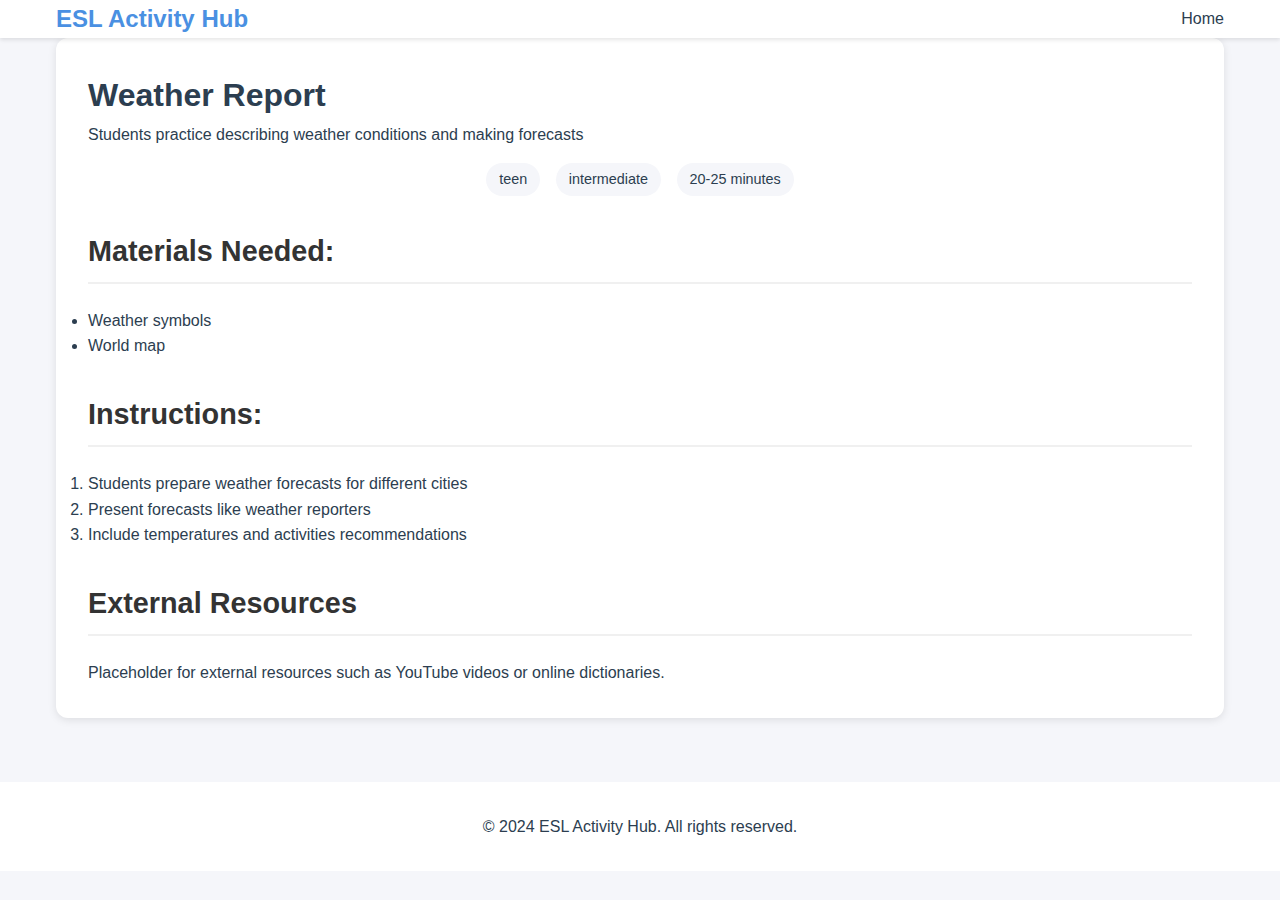
<file: activities/weather-report.html>
<!DOCTYPE html>
<html lang="en">
<head>
    <meta charset="UTF-8">
    <meta name="viewport" content="width=device-width, initial-scale=1.0">
    <title>Weather Report - ESL Activity Hub</title>
    <link rel="stylesheet" href="../css/style.css">
    <link rel="stylesheet" href="../css/activity-page.css">
</head>
<body>
    <header>
        <nav class="container">
            <div class="logo">ESL Activity Hub</div>
            <div class="nav-links">
                <a href="../index.html">Home</a>
            </div>
        </nav>
    </header>
    <main class="container">
        <section class="activity-details">
            <h1>Weather Report</h1>
            <p>Students practice describing weather conditions and making forecasts</p>
            <div class="activity-meta">
                <span class="age-group">teen</span>
                <span class="difficulty">intermediate</span>
                <span class="duration">20-25 minutes</span>
            </div>
            <div class="activity-content">
                <h2>Materials Needed:</h2>
                <ul>
                    <li>Weather symbols</li>
                    <li>World map</li>
                </ul>
                <h2>Instructions:</h2>
                <ol>
                    <li>Students prepare weather forecasts for different cities</li>
                    <li>Present forecasts like weather reporters</li>
                    <li>Include temperatures and activities recommendations</li>
                </ol>
            </div>
            <div class="external-resources">
                <h2>External Resources</h2>
                <p>Placeholder for external resources such as YouTube videos or online dictionaries.</p>
            </div>
        </section>
    </main>
    <footer>
        <div class="container">
            <p>&copy; 2024 ESL Activity Hub. All rights reserved.</p>
        </div>
    </footer>
</body>
</html>
</file>
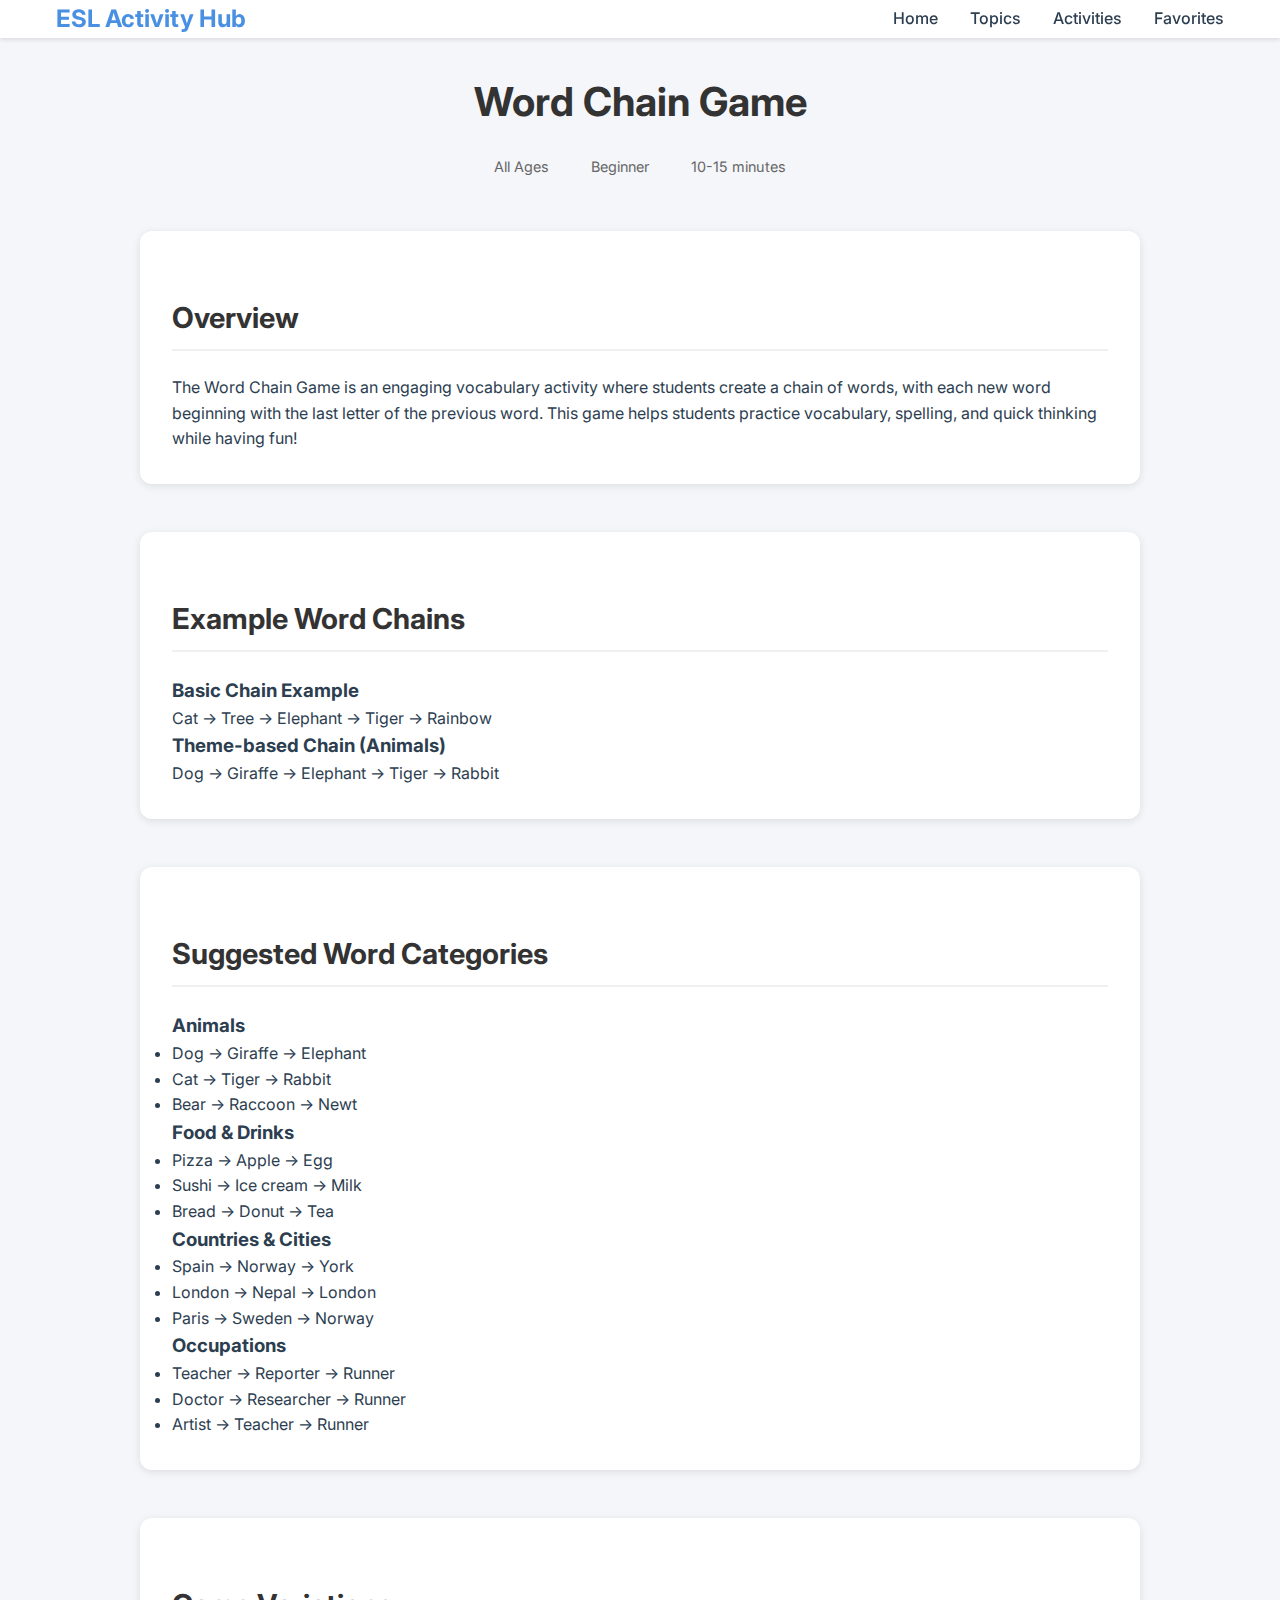
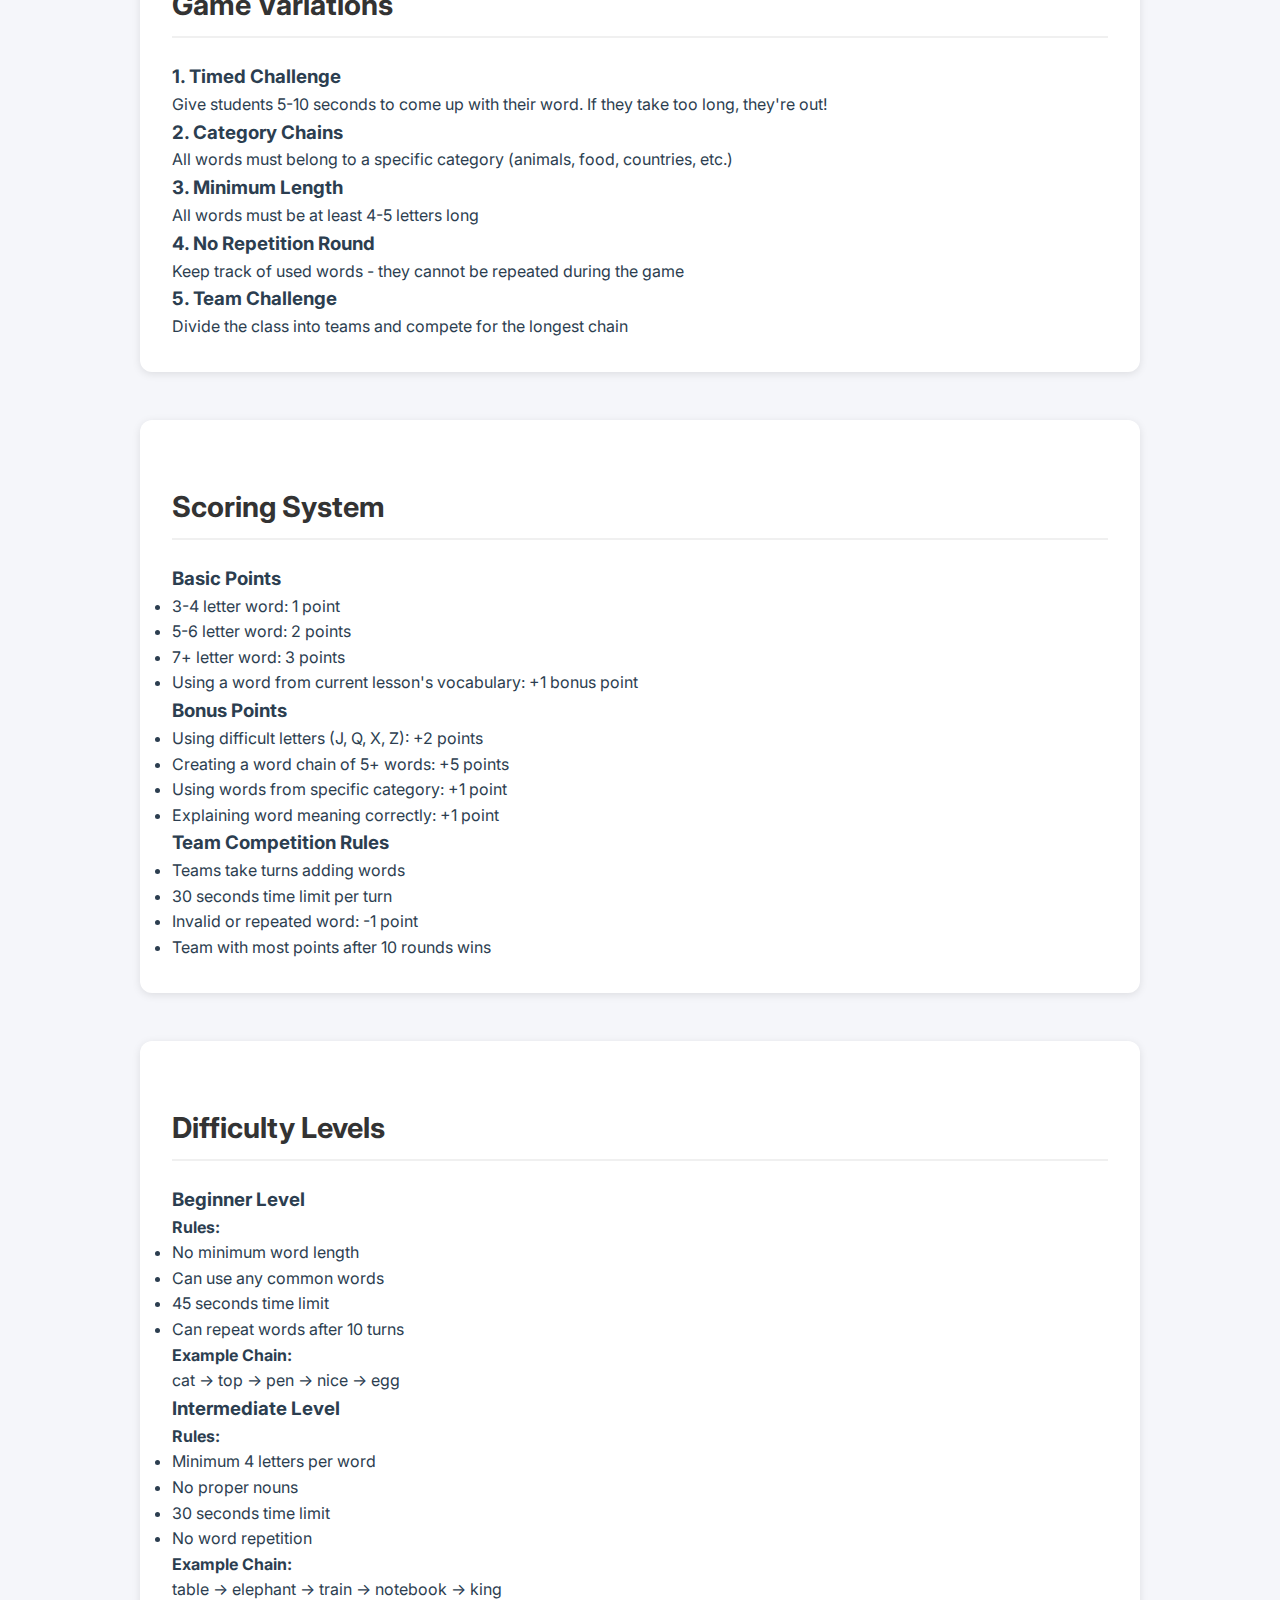
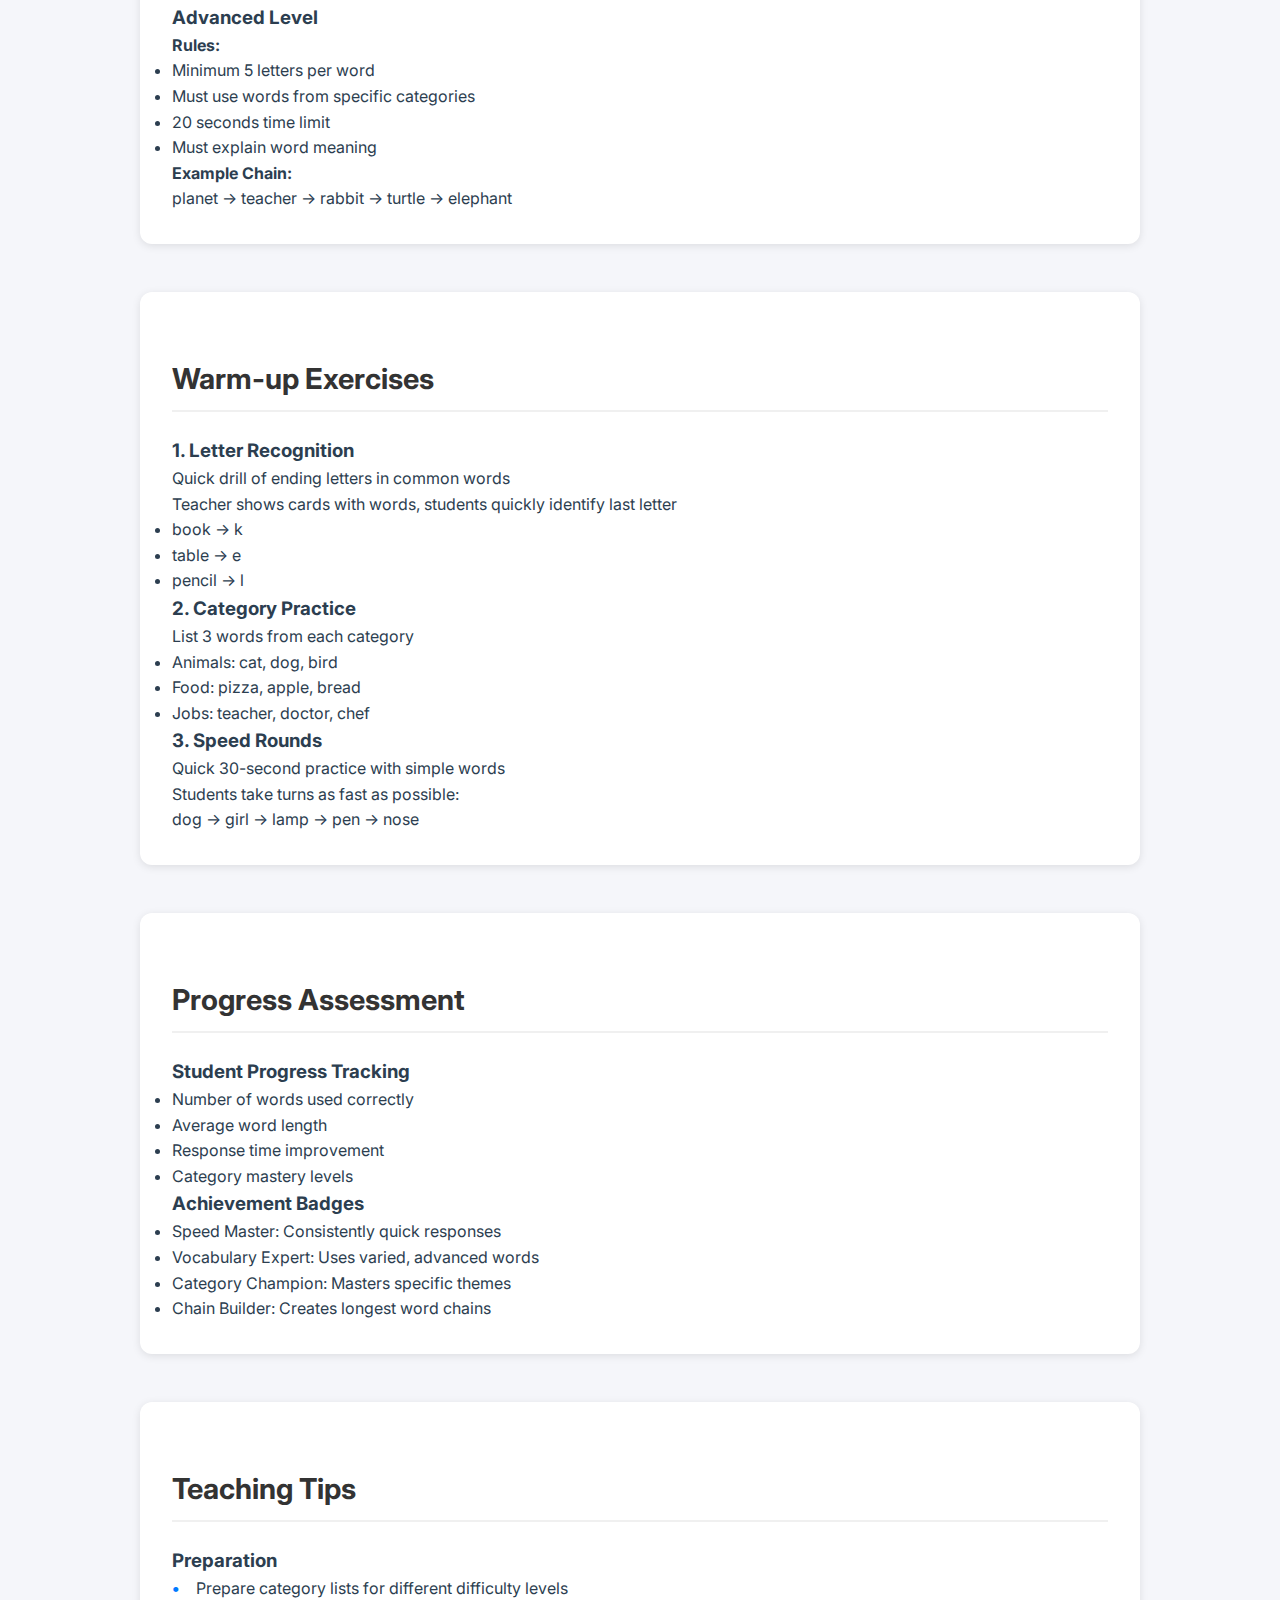
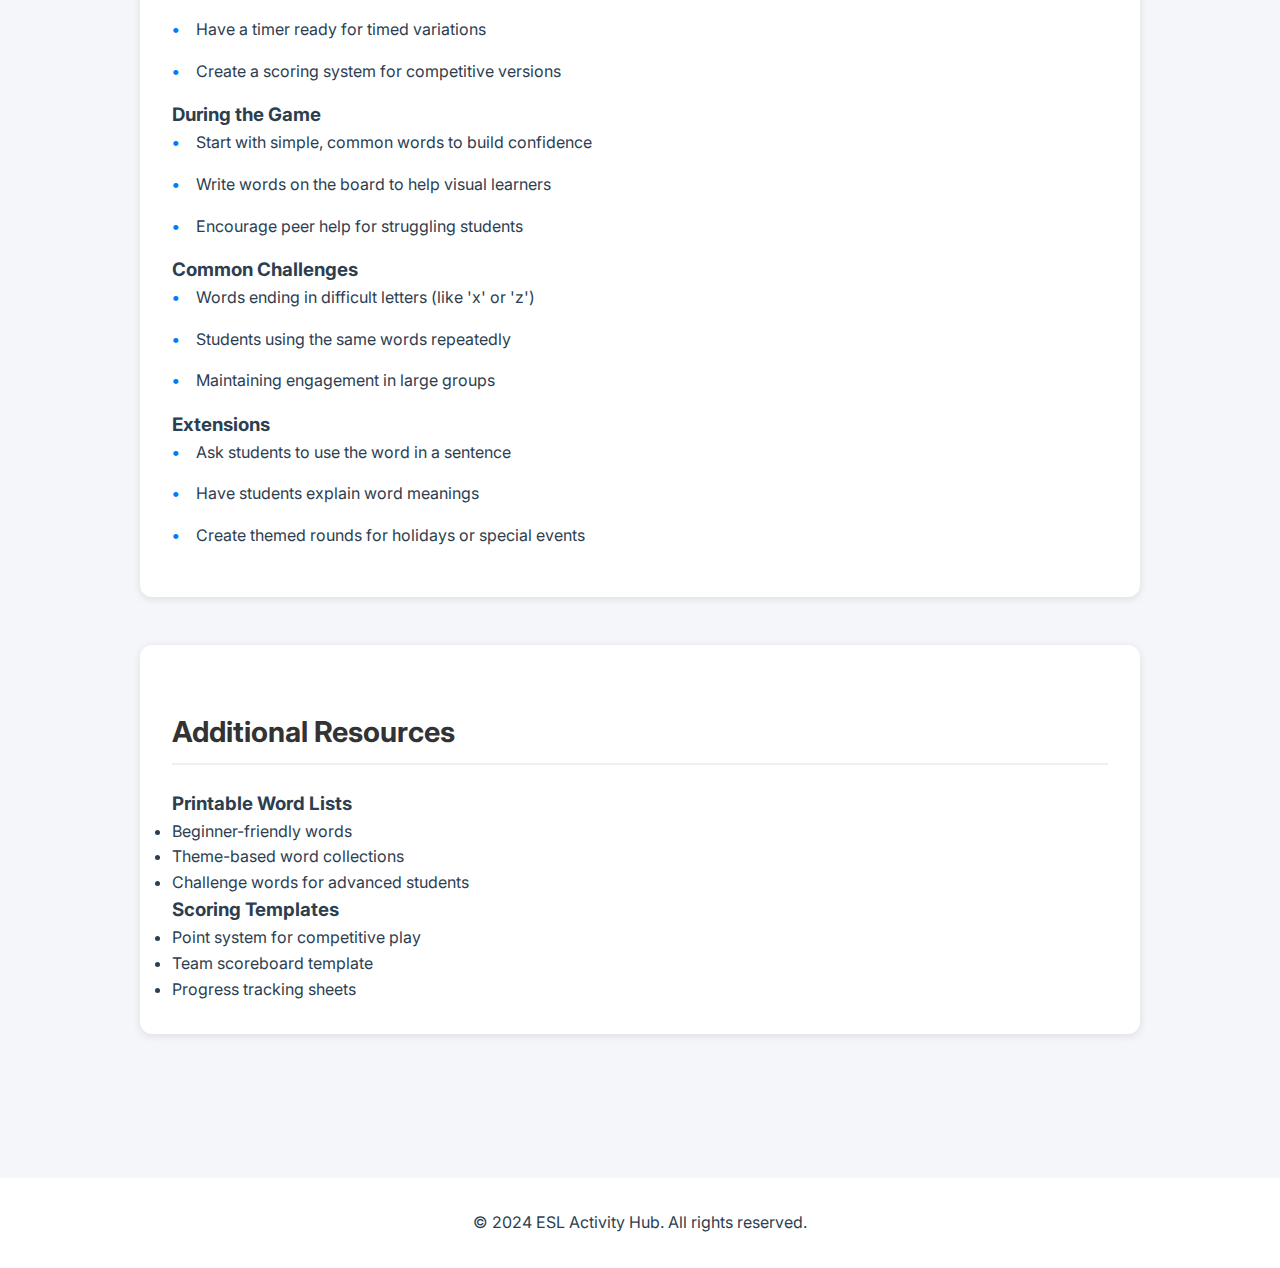
<file: activities/word-chain-game.html>
<!DOCTYPE html>
<html lang="en">
<head>
    <meta charset="UTF-8">
    <meta name="viewport" content="width=device-width, initial-scale=1.0">
    <title>Word Chain Game - ESL Activity Hub</title>
    <link rel="preconnect" href="https://fonts.googleapis.com">
    <link rel="preconnect" href="https://fonts.gstatic.com" crossorigin>
    <link href="https://fonts.googleapis.com/css2?family=Inter:wght@400;500;600;700&display=swap" rel="stylesheet">
    <link rel="stylesheet" href="../css/style.css">
    <link rel="stylesheet" href="../css/activity-page.css">
</head>
<body>
    <header>
        <nav class="container">
            <div class="logo">ESL Activity Hub</div>
            <div class="nav-links">
                <a href="../index.html">Home</a>
                <a href="../index.html#topics">Topics</a>
                <a href="../index.html#activities">Activities</a>
                <a href="../index.html#favorites">Favorites</a>
            </div>
        </nav>
    </header>

    <main class="activity-page container">
        <div class="activity-header">
            <h1>Word Chain Game</h1>
            <div class="activity-meta">
                <span class="tag">All Ages</span>
                <span class="tag">Beginner</span>
                <span class="tag">10-15 minutes</span>
            </div>
        </div>

        <section class="activity-description">
            <h2>Overview</h2>
            <p>The Word Chain Game is an engaging vocabulary activity where students create a chain of words, with each new word beginning with the last letter of the previous word. This game helps students practice vocabulary, spelling, and quick thinking while having fun!</p>
        </section>

        <section class="activity-examples">
            <h2>Example Word Chains</h2>
            
            <div class="example-chain">
                <h3>Basic Chain Example</h3>
                <div class="chain-sequence">
                    <div class="word-item">
                        <span class="word">Cat</span>
                        <span class="arrow">→</span>
                        <span class="word">Tree</span>
                        <span class="arrow">→</span>
                        <span class="word">Elephant</span>
                        <span class="arrow">→</span>
                        <span class="word">Tiger</span>
                        <span class="arrow">→</span>
                        <span class="word">Rainbow</span>
                    </div>
                </div>
            </div>

            <div class="example-chain">
                <h3>Theme-based Chain (Animals)</h3>
                <div class="chain-sequence">
                    <div class="word-item">
                        <span class="word">Dog</span>
                        <span class="arrow">→</span>
                        <span class="word">Giraffe</span>
                        <span class="arrow">→</span>
                        <span class="word">Elephant</span>
                        <span class="arrow">→</span>
                        <span class="word">Tiger</span>
                        <span class="arrow">→</span>
                        <span class="word">Rabbit</span>
                    </div>
                </div>
            </div>
        </section>

        <section class="activity-categories">
            <h2>Suggested Word Categories</h2>
            <div class="category-grid">
                <div class="category-item">
                    <h3>Animals</h3>
                    <ul>
                        <li>Dog → Giraffe → Elephant</li>
                        <li>Cat → Tiger → Rabbit</li>
                        <li>Bear → Raccoon → Newt</li>
                    </ul>
                </div>
                <div class="category-item">
                    <h3>Food & Drinks</h3>
                    <ul>
                        <li>Pizza → Apple → Egg</li>
                        <li>Sushi → Ice cream → Milk</li>
                        <li>Bread → Donut → Tea</li>
                    </ul>
                </div>
                <div class="category-item">
                    <h3>Countries & Cities</h3>
                    <ul>
                        <li>Spain → Norway → York</li>
                        <li>London → Nepal → London</li>
                        <li>Paris → Sweden → Norway</li>
                    </ul>
                </div>
                <div class="category-item">
                    <h3>Occupations</h3>
                    <ul>
                        <li>Teacher → Reporter → Runner</li>
                        <li>Doctor → Researcher → Runner</li>
                        <li>Artist → Teacher → Runner</li>
                    </ul>
                </div>
            </div>
        </section>

        <section class="activity-variations">
            <h2>Game Variations</h2>
            <div class="variations-list">
                <div class="variation-item">
                    <h3>1. Timed Challenge</h3>
                    <p>Give students 5-10 seconds to come up with their word. If they take too long, they're out!</p>
                </div>
                <div class="variation-item">
                    <h3>2. Category Chains</h3>
                    <p>All words must belong to a specific category (animals, food, countries, etc.)</p>
                </div>
                <div class="variation-item">
                    <h3>3. Minimum Length</h3>
                    <p>All words must be at least 4-5 letters long</p>
                </div>
                <div class="variation-item">
                    <h3>4. No Repetition Round</h3>
                    <p>Keep track of used words - they cannot be repeated during the game</p>
                </div>
                <div class="variation-item">
                    <h3>5. Team Challenge</h3>
                    <p>Divide the class into teams and compete for the longest chain</p>
                </div>
            </div>
        </section>

        <section class="activity-scoring">
            <h2>Scoring System</h2>
            <div class="scoring-grid">
                <div class="scoring-item">
                    <h3>Basic Points</h3>
                    <ul>
                        <li>3-4 letter word: 1 point</li>
                        <li>5-6 letter word: 2 points</li>
                        <li>7+ letter word: 3 points</li>
                        <li>Using a word from current lesson's vocabulary: +1 bonus point</li>
                    </ul>
                </div>
                <div class="scoring-item">
                    <h3>Bonus Points</h3>
                    <ul>
                        <li>Using difficult letters (J, Q, X, Z): +2 points</li>
                        <li>Creating a word chain of 5+ words: +5 points</li>
                        <li>Using words from specific category: +1 point</li>
                        <li>Explaining word meaning correctly: +1 point</li>
                    </ul>
                </div>
                <div class="scoring-item">
                    <h3>Team Competition Rules</h3>
                    <ul>
                        <li>Teams take turns adding words</li>
                        <li>30 seconds time limit per turn</li>
                        <li>Invalid or repeated word: -1 point</li>
                        <li>Team with most points after 10 rounds wins</li>
                    </ul>
                </div>
            </div>
        </section>

        <section class="difficulty-levels">
            <h2>Difficulty Levels</h2>
            <div class="level-grid">
                <div class="level-item beginner">
                    <h3>Beginner Level</h3>
                    <div class="level-content">
                        <h4>Rules:</h4>
                        <ul>
                            <li>No minimum word length</li>
                            <li>Can use any common words</li>
                            <li>45 seconds time limit</li>
                            <li>Can repeat words after 10 turns</li>
                        </ul>
                        <h4>Example Chain:</h4>
                        <p>cat → top → pen → nice → egg</p>
                    </div>
                </div>
                <div class="level-item intermediate">
                    <h3>Intermediate Level</h3>
                    <div class="level-content">
                        <h4>Rules:</h4>
                        <ul>
                            <li>Minimum 4 letters per word</li>
                            <li>No proper nouns</li>
                            <li>30 seconds time limit</li>
                            <li>No word repetition</li>
                        </ul>
                        <h4>Example Chain:</h4>
                        <p>table → elephant → train → notebook → king</p>
                    </div>
                </div>
                <div class="level-item advanced">
                    <h3>Advanced Level</h3>
                    <div class="level-content">
                        <h4>Rules:</h4>
                        <ul>
                            <li>Minimum 5 letters per word</li>
                            <li>Must use words from specific categories</li>
                            <li>20 seconds time limit</li>
                            <li>Must explain word meaning</li>
                        </ul>
                        <h4>Example Chain:</h4>
                        <p>planet → teacher → rabbit → turtle → elephant</p>
                    </div>
                </div>
            </div>
        </section>

        <section class="activity-warmup">
            <h2>Warm-up Exercises</h2>
            <div class="warmup-grid">
                <div class="warmup-item">
                    <h3>1. Letter Recognition</h3>
                    <p>Quick drill of ending letters in common words</p>
                    <div class="example-box">
                        <p>Teacher shows cards with words, students quickly identify last letter</p>
                        <ul>
                            <li>book → k</li>
                            <li>table → e</li>
                            <li>pencil → l</li>
                        </ul>
                    </div>
                </div>
                <div class="warmup-item">
                    <h3>2. Category Practice</h3>
                    <p>List 3 words from each category</p>
                    <div class="example-box">
                        <ul>
                            <li>Animals: cat, dog, bird</li>
                            <li>Food: pizza, apple, bread</li>
                            <li>Jobs: teacher, doctor, chef</li>
                        </ul>
                    </div>
                </div>
                <div class="warmup-item">
                    <h3>3. Speed Rounds</h3>
                    <p>Quick 30-second practice with simple words</p>
                    <div class="example-box">
                        <p>Students take turns as fast as possible:</p>
                        <p>dog → girl → lamp → pen → nose</p>
                    </div>
                </div>
            </div>
        </section>

        <section class="activity-assessment">
            <h2>Progress Assessment</h2>
            <div class="assessment-grid">
                <div class="assessment-item">
                    <h3>Student Progress Tracking</h3>
                    <ul>
                        <li>Number of words used correctly</li>
                        <li>Average word length</li>
                        <li>Response time improvement</li>
                        <li>Category mastery levels</li>
                    </ul>
                </div>
                <div class="assessment-item">
                    <h3>Achievement Badges</h3>
                    <ul>
                        <li>Speed Master: Consistently quick responses</li>
                        <li>Vocabulary Expert: Uses varied, advanced words</li>
                        <li>Category Champion: Masters specific themes</li>
                        <li>Chain Builder: Creates longest word chains</li>
                    </ul>
                </div>
            </div>
        </section>

        <section class="activity-tips">
            <h2>Teaching Tips</h2>
            <div class="tips-grid">
                <div class="tip-item">
                    <h3>Preparation</h3>
                    <ul>
                        <li>Prepare category lists for different difficulty levels</li>
                        <li>Have a timer ready for timed variations</li>
                        <li>Create a scoring system for competitive versions</li>
                    </ul>
                </div>
                <div class="tip-item">
                    <h3>During the Game</h3>
                    <ul>
                        <li>Start with simple, common words to build confidence</li>
                        <li>Write words on the board to help visual learners</li>
                        <li>Encourage peer help for struggling students</li>
                    </ul>
                </div>
                <div class="tip-item">
                    <h3>Common Challenges</h3>
                    <ul>
                        <li>Words ending in difficult letters (like 'x' or 'z')</li>
                        <li>Students using the same words repeatedly</li>
                        <li>Maintaining engagement in large groups</li>
                    </ul>
                </div>
                <div class="tip-item">
                    <h3>Extensions</h3>
                    <ul>
                        <li>Ask students to use the word in a sentence</li>
                        <li>Have students explain word meanings</li>
                        <li>Create themed rounds for holidays or special events</li>
                    </ul>
                </div>
            </div>
        </section>

        <section class="activity-resources">
            <h2>Additional Resources</h2>
            <div class="resources-list">
                <div class="resource-item">
                    <h3>Printable Word Lists</h3>
                    <ul>
                        <li>Beginner-friendly words</li>
                        <li>Theme-based word collections</li>
                        <li>Challenge words for advanced students</li>
                    </ul>
                </div>
                <div class="resource-item">
                    <h3>Scoring Templates</h3>
                    <ul>
                        <li>Point system for competitive play</li>
                        <li>Team scoreboard template</li>
                        <li>Progress tracking sheets</li>
                    </ul>
                </div>
            </div>
        </section>
    </main>

    <footer>
        <div class="container">
            <p>&copy; 2024 ESL Activity Hub. All rights reserved.</p>
        </div>
    </footer>
</body>
</html>
</file>
<file: css/style.css>
:root {
    --primary-color: #4a90e2;
    --secondary-color: #f39c12;
    --background-color: #f5f6fa;
    --text-color: #2c3e50;
    --card-background: #ffffff;
    --border-radius: 8px;
    --spacing-unit: 1rem;
}

* {
    margin: 0;
    padding: 0;
    box-sizing: border-box;
}

body {
    font-family: 'Inter', sans-serif;
    line-height: 1.6;
    color: var(--text-color);
    background-color: var(--background-color);
}

.container {
    max-width: 1200px;
    margin: 0 auto;
    padding: 0 var(--spacing-unit);
}

/* Header Styles */
header {
    background-color: var(--card-background);
    box-shadow: 0 2px 4px rgba(0,0,0,0.1);
    position: sticky;
    top: 0;
    z-index: 100;
}

nav {
    display: flex;
    justify-content: space-between;
    align-items: center;
    padding: 1rem 0;
}

.logo {
    font-size: 1.5rem;
    font-weight: 700;
    color: var(--primary-color);
}

.nav-links {
    display: flex;
    gap: 2rem;
}

.nav-links a {
    text-decoration: none;
    color: var(--text-color);
    font-weight: 500;
    transition: color 0.3s ease;
}

.nav-links a:hover,
.nav-links a.active {
    color: var(--primary-color);
}

/* Hero Section */
.hero {
    padding: 4rem 0;
    text-align: center;
    background-color: var(--card-background);
    margin-bottom: 2rem;
}

.hero h1 {
    font-size: 2.5rem;
    margin-bottom: 1rem;
}

.hero p {
    font-size: 1.2rem;
    color: #666;
    margin-bottom: 2rem;
}

/* Button Styles */
.btn {
    display: inline-block;
    padding: 0.8rem 1.5rem;
    border-radius: var(--border-radius);
    text-decoration: none;
    font-weight: 500;
    transition: all 0.3s ease;
}

.btn-primary {
    background-color: var(--primary-color);
    color: white;
}

.btn-secondary {
    background-color: var(--secondary-color);
    color: white;
}

.btn:hover {
    transform: translateY(-2px);
    box-shadow: 0 4px 6px rgba(0,0,0,0.1);
}

/* Grid Layouts */
.topics-grid,
.activities-grid,
.favorites-grid {
    display: grid;
    grid-template-columns: repeat(auto-fill, minmax(280px, 1fr));
    gap: 1.5rem;
    padding: 2rem 0;
}

/* Card Styles */
.topic-card,
.activity-card {
    background-color: var(--card-background);
    border-radius: var(--border-radius);
    padding: 1.5rem;
    box-shadow: 0 2px 4px rgba(0,0,0,0.1);
    transition: transform 0.3s ease;
}

.topic-card:hover,
.activity-card:hover {
    transform: translateY(-5px);
}

.topic-icon {
    font-size: 2rem;
    margin-bottom: 1rem;
}

.activity-meta {
    display: flex;
    gap: 1rem;
    margin-top: 1rem;
    font-size: 0.9rem;
}

.activity-meta span {
    background-color: var(--background-color);
    padding: 0.3rem 0.8rem;
    border-radius: 20px;
}

/* Filter Styles */
.activities-filters {
    display: flex;
    gap: 1rem;
    margin-bottom: 1.5rem;
}

select {
    padding: 0.5rem 1rem;
    border: 1px solid #ddd;
    border-radius: var(--border-radius);
    background-color: white;
    font-family: inherit;
}

/* Favorite Button */
.btn-favorite {
    background: none;
    border: none;
    cursor: pointer;
    font-size: 1.2rem;
    opacity: 0.5;
    transition: opacity 0.3s ease;
}

.btn-favorite.active {
    opacity: 1;
}

/* Section Headers */
section h2 {
    margin: 2rem 0 1rem;
    font-size: 1.8rem;
}

/* Footer */
footer {
    background-color: var(--card-background);
    padding: 2rem 0;
    margin-top: 4rem;
    text-align: center;
}

/* Responsive Design */
@media (max-width: 768px) {
    .hero h1 {
        font-size: 2rem;
    }
    
    .activities-filters {
        flex-direction: column;
    }
    
    .nav-links {
        gap: 1rem;
    }
}
</file>
<file: css/activity-page.css>
/* Activity Page Styles */
.activity-page {
    padding: 2rem 0;
    max-width: 1000px;
    margin: 0 auto;
}

.activity-header {
    margin-bottom: 3rem;
    text-align: center;
}

.activity-header h1 {
    font-size: 2.5rem;
    color: #333;
    margin-bottom: 1rem;
}

.activity-meta {
    display: flex;
    justify-content: center;
    flex-wrap: wrap;
    gap: 1rem;
}

.tag {
    background: #f0f0f0;
    padding: 0.5rem 1.5rem;
    border-radius: 20px;
    font-size: 0.9rem;
    color: #666;
}

section {
    margin-bottom: 3rem;
    background: white;
    padding: 2rem;
    border-radius: 12px;
    box-shadow: 0 2px 8px rgba(0, 0, 0, 0.1);
}

section h2 {
    color: #333;
    font-size: 1.8rem;
    margin-bottom: 1.5rem;
    padding-bottom: 0.5rem;
    border-bottom: 2px solid #f0f0f0;
}

/* Menu Templates */
.menu-grid {
    display: grid;
    grid-template-columns: repeat(auto-fit, minmax(300px, 1fr));
    gap: 2rem;
    margin-top: 1.5rem;
}

.menu-template {
    border: 1px solid #ddd;
    padding: 1.5rem;
    border-radius: 8px;
    background: #f9f9f9;
}

.menu-template h4 {
    text-align: center;
    font-size: 1.4rem;
    margin-bottom: 1.5rem;
    color: #444;
}

.menu-section {
    margin-bottom: 1.5rem;
}

.menu-section h5 {
    color: #666;
    font-size: 1.1rem;
    margin-bottom: 0.8rem;
    border-bottom: 1px solid #ddd;
    padding-bottom: 0.3rem;
}

.menu-section ul {
    list-style: none;
    padding: 0;
}

.menu-section li {
    margin-bottom: 0.5rem;
    color: #555;
}

/* Props Section */
.props-list {
    list-style: none;
    padding: 0;
}

.props-list > li {
    margin-bottom: 1.5rem;
}

.props-list ul {
    margin-top: 0.5rem;
    padding-left: 1.5rem;
}

.props-list li li {
    margin-bottom: 0.3rem;
    color: #555;
}

/* Scenarios */
.scenario {
    margin-bottom: 2rem;
    padding: 1.5rem;
    background: #f9f9f9;
    border-radius: 8px;
}

.scenario h3 {
    color: #444;
    margin-bottom: 1rem;
    font-size: 1.3rem;
}

.dialogue {
    padding: 1rem;
    background: white;
    border-radius: 6px;
    box-shadow: 0 1px 3px rgba(0, 0, 0, 0.1);
}

.dialogue p {
    margin-bottom: 0.8rem;
}

.dialogue strong {
    color: #007bff;
}

/* Vocabulary Grid */
.vocabulary-grid {
    display: grid;
    grid-template-columns: repeat(auto-fit, minmax(250px, 1fr));
    gap: 2rem;
}

.vocab-category h3 {
    color: #444;
    margin-bottom: 1rem;
    font-size: 1.2rem;
}

.vocab-category ul {
    list-style: none;
    padding: 0;
}

.vocab-category li {
    margin-bottom: 0.5rem;
    color: #555;
    padding: 0.5rem;
    background: #f9f9f9;
    border-radius: 4px;
}

/* Teaching Tips */
.activity-tips ul {
    list-style: none;
    padding: 0;
}

.activity-tips li {
    margin-bottom: 1rem;
    padding-left: 1.5rem;
    position: relative;
}

.activity-tips li::before {
    content: "•";
    position: absolute;
    left: 0;
    color: #007bff;
    font-weight: bold;
}
</file>
